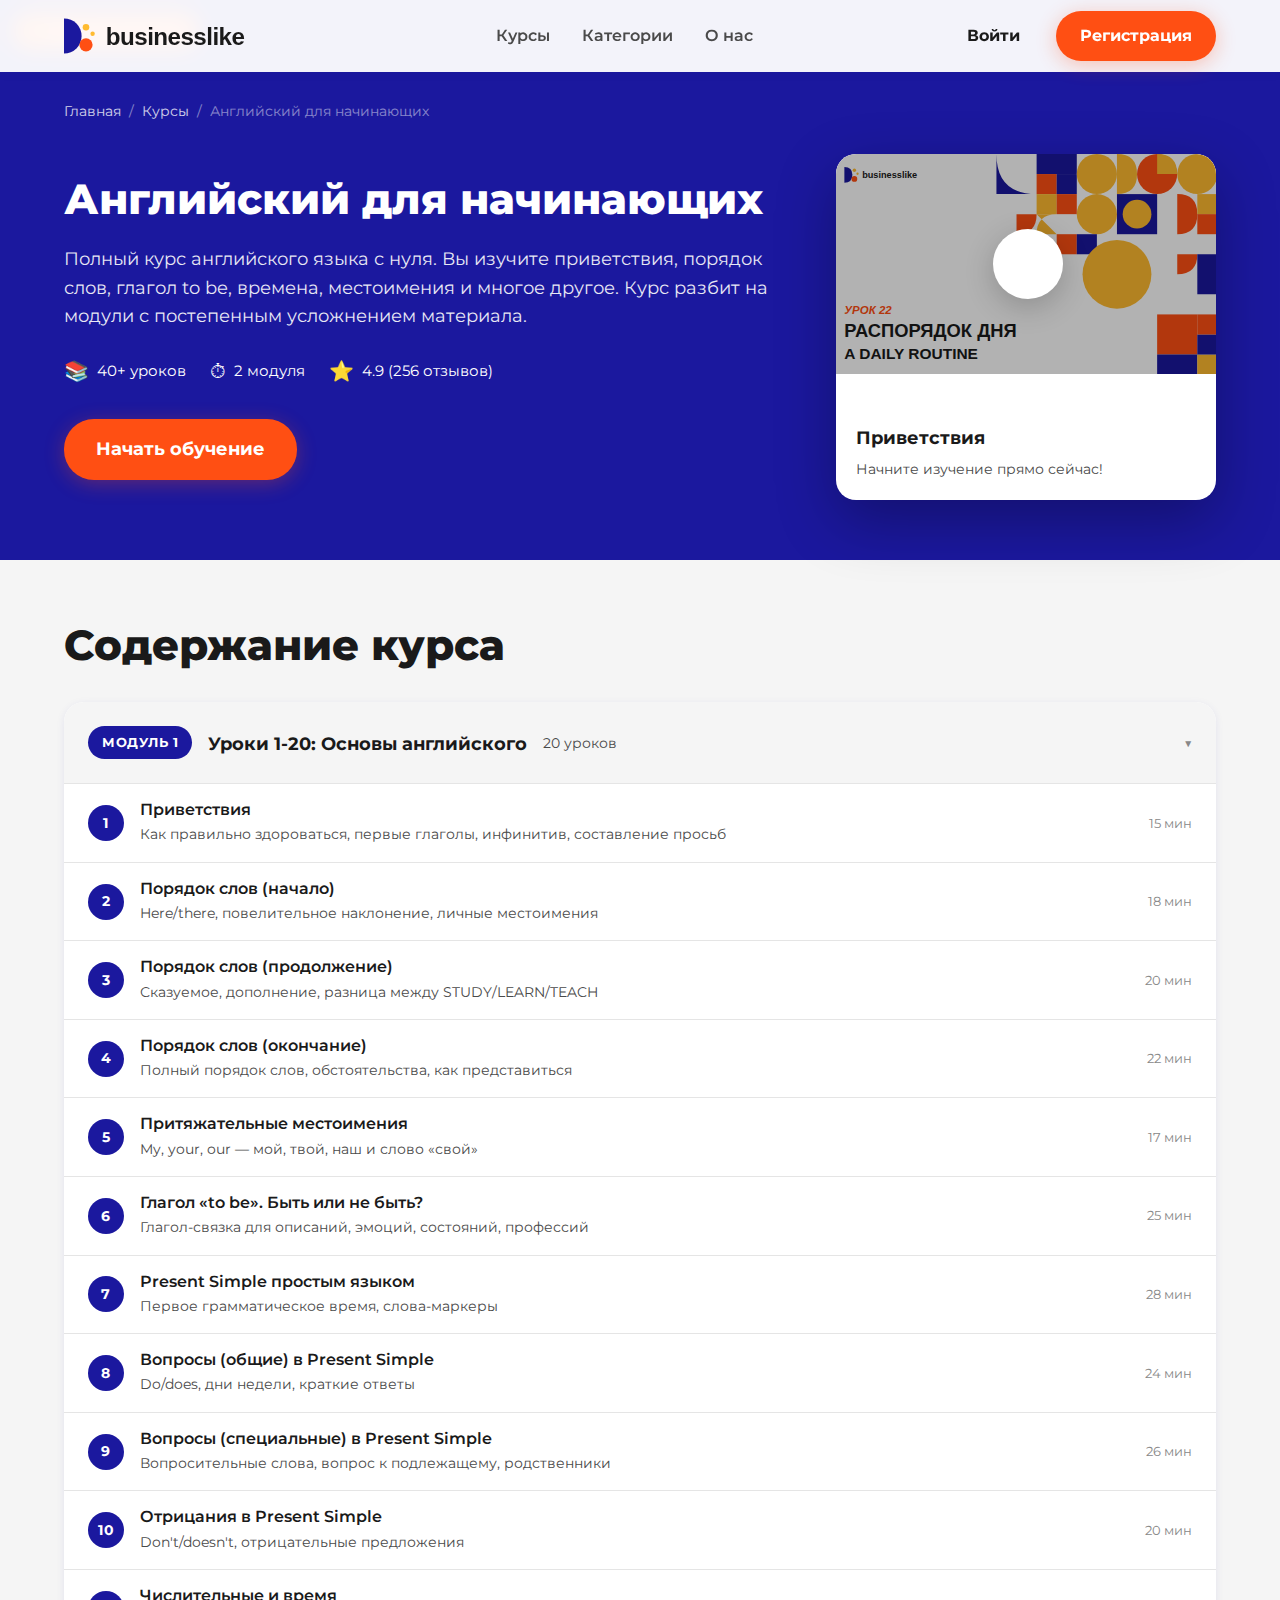
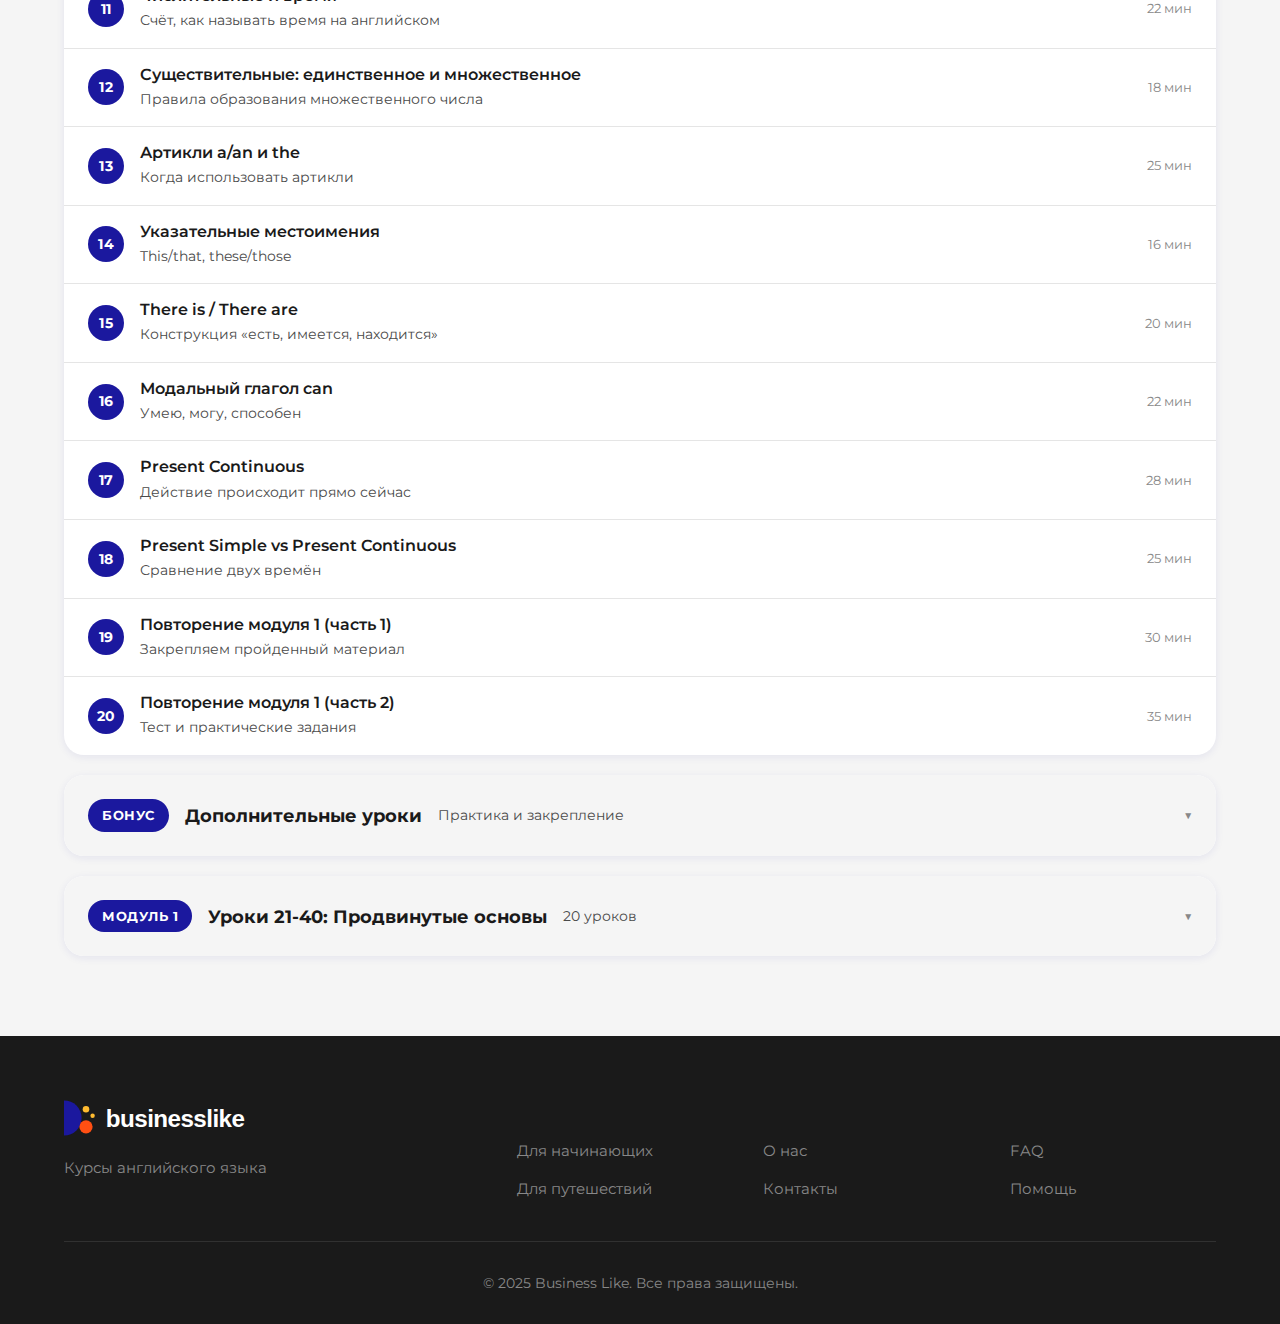
<file: course-beginners.html>
<!DOCTYPE html>
<html lang="ru">
<head>
    <meta charset="UTF-8">
    <meta name="viewport" content="width=device-width, initial-scale=1.0">
    <title>Английский для начинающих — Business Like</title>
    <link rel="preconnect" href="https://fonts.googleapis.com">
    <link rel="preconnect" href="https://fonts.gstatic.com" crossorigin>
    <link href="https://fonts.googleapis.com/css2?family=Montserrat:wght@300;400;500;600;700;800&display=swap" rel="stylesheet">
    <link rel="stylesheet" href="css/fonts.css">
    <link rel="stylesheet" href="css/style.css">
    <link rel="stylesheet" href="css/course.css">
</head>
<body>
    <!-- Навигация -->
    <nav class="navbar">
        <div class="container nav-container">
            <a href="index.html" class="logo">
                <img src="images/logo.svg" alt="Business Like" class="logo-img">
            </a>
            <ul class="nav-links">
                <li><a href="courses.html">Курсы</a></li>
                <li><a href="index.html#categories">Категории</a></li>
                <li><a href="index.html#about">О нас</a></li>
            </ul>
            <div class="nav-auth">
                <a href="login.html" class="btn btn-ghost">Войти</a>
                <a href="register.html" class="btn btn-primary">Регистрация</a>
            </div>
        </div>
    </nav>

    <!-- Шапка курса -->
    <section class="course-header">
        <div class="container">
            <nav class="breadcrumbs">
                <a href="index.html">Главная</a>
                <span>/</span>
                <a href="courses.html">Курсы</a>
                <span>/</span>
                <span>Английский для начинающих</span>
            </nav>
            
            <div class="course-hero">
                <div class="course-hero-content">
                    <span class="course-badge">🌱 Для начинающих</span>
                    <h1 class="course-title">Английский для начинающих</h1>
                    <p class="course-description">
                        Полный курс английского языка с нуля. Вы изучите приветствия, порядок слов, 
                        глагол to be, времена, местоимения и многое другое. Курс разбит на модули 
                        с постепенным усложнением материала.
                    </p>
                    <div class="course-stats">
                        <div class="stat-item">
                            <span class="stat-icon">📚</span>
                            <span class="stat-value">40+ уроков</span>
                        </div>
                        <div class="stat-item">
                            <span class="stat-icon">⏱</span>
                            <span class="stat-value">2 модуля</span>
                        </div>
                        <div class="stat-item">
                            <span class="stat-icon">⭐</span>
                            <span class="stat-value">4.9 (256 отзывов)</span>
                        </div>
                    </div>
                    <a href="lesson-1.html" class="btn btn-large btn-primary">Начать обучение</a>
                </div>
                
                <!-- Превью видео курса -->
                <div class="course-hero-preview">
                    <div class="video-preview-card">
                        <div class="video-thumbnail">
                            <img src="images/video-thumbnail-template.svg" alt="Превью курса">
                            <a href="lesson-1.html" class="play-overlay">
                                <span class="play-icon">▶</span>
                            </a>
                        </div>
                        <div class="preview-info">
                            <span class="preview-label">Первый урок</span>
                            <h4>Приветствия</h4>
                            <p>Начните изучение прямо сейчас!</p>
                        </div>
                    </div>
                </div>
            </div>
        </div>
    </section>

    <!-- Содержание курса -->
    <section class="course-content-section">
        <div class="container">
            <h2 class="section-title">Содержание курса</h2>
            
            <!-- Модуль 1: Уроки 1-20 -->
            <div class="module-card">
                <div class="module-header" onclick="toggleModule(this)">
                    <div class="module-info">
                        <span class="module-number">Модуль 1</span>
                        <h3 class="module-title">Уроки 1-20: Основы английского</h3>
                        <span class="module-meta">20 уроков</span>
                    </div>
                    <span class="module-toggle">▼</span>
                </div>
                <div class="module-lessons">
                    <a href="lesson-1.html" class="lesson-item">
                        <span class="lesson-number">1</span>
                        <div class="lesson-info">
                            <h4>Приветствия</h4>
                            <p>Как правильно здороваться, первые глаголы, инфинитив, составление просьб</p>
                        </div>
                        <span class="lesson-duration">15 мин</span>
                    </a>
                    <a href="lesson.html?course=beginners&module=1&lesson=2" class="lesson-item">
                        <span class="lesson-number">2</span>
                        <div class="lesson-info">
                            <h4>Порядок слов (начало)</h4>
                            <p>Here/there, повелительное наклонение, личные местоимения</p>
                        </div>
                        <span class="lesson-duration">18 мин</span>
                    </a>
                    <a href="lesson.html?course=beginners&module=1&lesson=3" class="lesson-item">
                        <span class="lesson-number">3</span>
                        <div class="lesson-info">
                            <h4>Порядок слов (продолжение)</h4>
                            <p>Сказуемое, дополнение, разница между STUDY/LEARN/TEACH</p>
                        </div>
                        <span class="lesson-duration">20 мин</span>
                    </a>
                    <a href="lesson.html?course=beginners&module=1&lesson=4" class="lesson-item">
                        <span class="lesson-number">4</span>
                        <div class="lesson-info">
                            <h4>Порядок слов (окончание)</h4>
                            <p>Полный порядок слов, обстоятельства, как представиться</p>
                        </div>
                        <span class="lesson-duration">22 мин</span>
                    </a>
                    <a href="lesson.html?course=beginners&module=1&lesson=5" class="lesson-item">
                        <span class="lesson-number">5</span>
                        <div class="lesson-info">
                            <h4>Притяжательные местоимения</h4>
                            <p>My, your, our — мой, твой, наш и слово «свой»</p>
                        </div>
                        <span class="lesson-duration">17 мин</span>
                    </a>
                    <a href="lesson.html?course=beginners&module=1&lesson=6" class="lesson-item">
                        <span class="lesson-number">6</span>
                        <div class="lesson-info">
                            <h4>Глагол «to be». Быть или не быть?</h4>
                            <p>Глагол-связка для описаний, эмоций, состояний, профессий</p>
                        </div>
                        <span class="lesson-duration">25 мин</span>
                    </a>
                    <a href="lesson.html?course=beginners&module=1&lesson=7" class="lesson-item">
                        <span class="lesson-number">7</span>
                        <div class="lesson-info">
                            <h4>Present Simple простым языком</h4>
                            <p>Первое грамматическое время, слова-маркеры</p>
                        </div>
                        <span class="lesson-duration">28 мин</span>
                    </a>
                    <a href="lesson.html?course=beginners&module=1&lesson=8" class="lesson-item">
                        <span class="lesson-number">8</span>
                        <div class="lesson-info">
                            <h4>Вопросы (общие) в Present Simple</h4>
                            <p>Do/does, дни недели, краткие ответы</p>
                        </div>
                        <span class="lesson-duration">24 мин</span>
                    </a>
                    <a href="lesson.html?course=beginners&module=1&lesson=9" class="lesson-item">
                        <span class="lesson-number">9</span>
                        <div class="lesson-info">
                            <h4>Вопросы (специальные) в Present Simple</h4>
                            <p>Вопросительные слова, вопрос к подлежащему, родственники</p>
                        </div>
                        <span class="lesson-duration">26 мин</span>
                    </a>
                    <a href="lesson.html?course=beginners&module=1&lesson=10" class="lesson-item">
                        <span class="lesson-number">10</span>
                        <div class="lesson-info">
                            <h4>Отрицания в Present Simple</h4>
                            <p>Don't/doesn't, отрицательные предложения</p>
                        </div>
                        <span class="lesson-duration">20 мин</span>
                    </a>
                    <a href="lesson.html?course=beginners&module=1&lesson=11" class="lesson-item">
                        <span class="lesson-number">11</span>
                        <div class="lesson-info">
                            <h4>Числительные и время</h4>
                            <p>Счёт, как называть время на английском</p>
                        </div>
                        <span class="lesson-duration">22 мин</span>
                    </a>
                    <a href="lesson.html?course=beginners&module=1&lesson=12" class="lesson-item">
                        <span class="lesson-number">12</span>
                        <div class="lesson-info">
                            <h4>Существительные: единственное и множественное</h4>
                            <p>Правила образования множественного числа</p>
                        </div>
                        <span class="lesson-duration">18 мин</span>
                    </a>
                    <a href="lesson.html?course=beginners&module=1&lesson=13" class="lesson-item">
                        <span class="lesson-number">13</span>
                        <div class="lesson-info">
                            <h4>Артикли a/an и the</h4>
                            <p>Когда использовать артикли</p>
                        </div>
                        <span class="lesson-duration">25 мин</span>
                    </a>
                    <a href="lesson.html?course=beginners&module=1&lesson=14" class="lesson-item">
                        <span class="lesson-number">14</span>
                        <div class="lesson-info">
                            <h4>Указательные местоимения</h4>
                            <p>This/that, these/those</p>
                        </div>
                        <span class="lesson-duration">16 мин</span>
                    </a>
                    <a href="lesson.html?course=beginners&module=1&lesson=15" class="lesson-item">
                        <span class="lesson-number">15</span>
                        <div class="lesson-info">
                            <h4>There is / There are</h4>
                            <p>Конструкция «есть, имеется, находится»</p>
                        </div>
                        <span class="lesson-duration">20 мин</span>
                    </a>
                    <a href="lesson.html?course=beginners&module=1&lesson=16" class="lesson-item">
                        <span class="lesson-number">16</span>
                        <div class="lesson-info">
                            <h4>Модальный глагол can</h4>
                            <p>Умею, могу, способен</p>
                        </div>
                        <span class="lesson-duration">22 мин</span>
                    </a>
                    <a href="lesson.html?course=beginners&module=1&lesson=17" class="lesson-item">
                        <span class="lesson-number">17</span>
                        <div class="lesson-info">
                            <h4>Present Continuous</h4>
                            <p>Действие происходит прямо сейчас</p>
                        </div>
                        <span class="lesson-duration">28 мин</span>
                    </a>
                    <a href="lesson.html?course=beginners&module=1&lesson=18" class="lesson-item">
                        <span class="lesson-number">18</span>
                        <div class="lesson-info">
                            <h4>Present Simple vs Present Continuous</h4>
                            <p>Сравнение двух времён</p>
                        </div>
                        <span class="lesson-duration">25 мин</span>
                    </a>
                    <a href="lesson.html?course=beginners&module=1&lesson=19" class="lesson-item">
                        <span class="lesson-number">19</span>
                        <div class="lesson-info">
                            <h4>Повторение модуля 1 (часть 1)</h4>
                            <p>Закрепляем пройденный материал</p>
                        </div>
                        <span class="lesson-duration">30 мин</span>
                    </a>
                    <a href="lesson.html?course=beginners&module=1&lesson=20" class="lesson-item">
                        <span class="lesson-number">20</span>
                        <div class="lesson-info">
                            <h4>Повторение модуля 1 (часть 2)</h4>
                            <p>Тест и практические задания</p>
                        </div>
                        <span class="lesson-duration">35 мин</span>
                    </a>
                </div>
            </div>

            <!-- Дополнительные уроки -->
            <div class="module-card">
                <div class="module-header" onclick="toggleModule(this)">
                    <div class="module-info">
                        <span class="module-number">Бонус</span>
                        <h3 class="module-title">Дополнительные уроки</h3>
                        <span class="module-meta">Практика и закрепление</span>
                    </div>
                    <span class="module-toggle">▼</span>
                </div>
                <div class="module-lessons collapsed">
                    <a href="lesson.html?course=beginners&module=bonus1&lesson=1" class="lesson-item">
                        <span class="lesson-number">+</span>
                        <div class="lesson-info">
                            <h4>Практика диалогов</h4>
                            <p>Разговорные ситуации для закрепления</p>
                        </div>
                        <span class="lesson-duration">20 мин</span>
                    </a>
                    <a href="lesson.html?course=beginners&module=bonus1&lesson=2" class="lesson-item">
                        <span class="lesson-number">+</span>
                        <div class="lesson-info">
                            <h4>Произношение: основы</h4>
                            <p>Работаем над акцентом</p>
                        </div>
                        <span class="lesson-duration">25 мин</span>
                    </a>
                </div>
            </div>

            <!-- Модуль 1: Уроки 21-40 -->
            <div class="module-card">
                <div class="module-header" onclick="toggleModule(this)">
                    <div class="module-info">
                        <span class="module-number">Модуль 1</span>
                        <h3 class="module-title">Уроки 21-40: Продвинутые основы</h3>
                        <span class="module-meta">20 уроков</span>
                    </div>
                    <span class="module-toggle">▼</span>
                </div>
                <div class="module-lessons collapsed">
                    <a href="lesson.html?course=beginners&module=1&lesson=21" class="lesson-item">
                        <span class="lesson-number">21</span>
                        <div class="lesson-info">
                            <h4>Past Simple: правильные глаголы</h4>
                            <p>Прошедшее время с -ed</p>
                        </div>
                        <span class="lesson-duration">25 мин</span>
                    </a>
                    <a href="lesson.html?course=beginners&module=1&lesson=22" class="lesson-item">
                        <span class="lesson-number">22</span>
                        <div class="lesson-info">
                            <h4>Past Simple: неправильные глаголы</h4>
                            <p>Учим основные неправильные глаголы</p>
                        </div>
                        <span class="lesson-duration">30 мин</span>
                    </a>
                    <a href="lesson.html?course=beginners&module=1&lesson=23" class="lesson-item">
                        <span class="lesson-number">23</span>
                        <div class="lesson-info">
                            <h4>Вопросы и отрицания в Past Simple</h4>
                            <p>Did, didn't в прошедшем времени</p>
                        </div>
                        <span class="lesson-duration">24 мин</span>
                    </a>
                    <a href="lesson.html?course=beginners&module=1&lesson=24" class="lesson-item">
                        <span class="lesson-number">24</span>
                        <div class="lesson-info">
                            <h4>Future Simple</h4>
                            <p>Will — будущее время</p>
                        </div>
                        <span class="lesson-duration">22 мин</span>
                    </a>
                    <a href="lesson.html?course=beginners&module=1&lesson=25" class="lesson-item">
                        <span class="lesson-number">25</span>
                        <div class="lesson-info">
                            <h4>Going to — планы на будущее</h4>
                            <p>Собираюсь, планирую</p>
                        </div>
                        <span class="lesson-duration">20 мин</span>
                    </a>
                    <a href="lesson.html?course=beginners&module=1&lesson=26" class="lesson-item">
                        <span class="lesson-number">26</span>
                        <div class="lesson-info">
                            <h4>Сравнение времён</h4>
                            <p>Present, Past, Future — когда что использовать</p>
                        </div>
                        <span class="lesson-duration">28 мин</span>
                    </a>
                    <a href="lesson.html?course=beginners&module=1&lesson=27" class="lesson-item">
                        <span class="lesson-number">27</span>
                        <div class="lesson-info">
                            <h4>Степени сравнения прилагательных</h4>
                            <p>Больше, меньше, самый</p>
                        </div>
                        <span class="lesson-duration">25 мин</span>
                    </a>
                    <a href="lesson.html?course=beginners&module=1&lesson=28" class="lesson-item">
                        <span class="lesson-number">28</span>
                        <div class="lesson-info">
                            <h4>Предлоги места</h4>
                            <p>In, on, at, under, behind, next to</p>
                        </div>
                        <span class="lesson-duration">22 мин</span>
                    </a>
                    <a href="lesson.html?course=beginners&module=1&lesson=29" class="lesson-item">
                        <span class="lesson-number">29</span>
                        <div class="lesson-info">
                            <h4>Предлоги времени</h4>
                            <p>In, on, at с датами и временем</p>
                        </div>
                        <span class="lesson-duration">20 мин</span>
                    </a>
                    <a href="lesson.html?course=beginners&module=1&lesson=30" class="lesson-item">
                        <span class="lesson-number">30</span>
                        <div class="lesson-info">
                            <h4>Модальные глаголы: must, have to</h4>
                            <p>Должен, обязан</p>
                        </div>
                        <span class="lesson-duration">24 мин</span>
                    </a>
                    <a href="lesson.html?course=beginners&module=1&lesson=31" class="lesson-item">
                        <span class="lesson-number">31</span>
                        <div class="lesson-info">
                            <h4>Модальные глаголы: should, would</h4>
                            <p>Советы и вежливые просьбы</p>
                        </div>
                        <span class="lesson-duration">22 мин</span>
                    </a>
                    <a href="lesson.html?course=beginners&module=1&lesson=32" class="lesson-item">
                        <span class="lesson-number">32</span>
                        <div class="lesson-info">
                            <h4>Much, many, a lot of</h4>
                            <p>Много — когда что использовать</p>
                        </div>
                        <span class="lesson-duration">18 мин</span>
                    </a>
                    <a href="lesson.html?course=beginners&module=1&lesson=33" class="lesson-item">
                        <span class="lesson-number">33</span>
                        <div class="lesson-info">
                            <h4>Some, any, no</h4>
                            <p>Неопределённые местоимения</p>
                        </div>
                        <span class="lesson-duration">20 мин</span>
                    </a>
                    <a href="lesson.html?course=beginners&module=1&lesson=34" class="lesson-item">
                        <span class="lesson-number">34</span>
                        <div class="lesson-info">
                            <h4>Условные предложения (0 и 1 тип)</h4>
                            <p>If — если</p>
                        </div>
                        <span class="lesson-duration">28 мин</span>
                    </a>
                    <a href="lesson.html?course=beginners&module=1&lesson=35" class="lesson-item">
                        <span class="lesson-number">35</span>
                        <div class="lesson-info">
                            <h4>Present Perfect: введение</h4>
                            <p>Совершённое настоящее время</p>
                        </div>
                        <span class="lesson-duration">30 мин</span>
                    </a>
                    <a href="lesson.html?course=beginners&module=1&lesson=36" class="lesson-item">
                        <span class="lesson-number">36</span>
                        <div class="lesson-info">
                            <h4>Present Perfect: практика</h4>
                            <p>Have/has + V3</p>
                        </div>
                        <span class="lesson-duration">28 мин</span>
                    </a>
                    <a href="lesson.html?course=beginners&module=1&lesson=37" class="lesson-item">
                        <span class="lesson-number">37</span>
                        <div class="lesson-info">
                            <h4>Present Perfect vs Past Simple</h4>
                            <p>Сравнение времён</p>
                        </div>
                        <span class="lesson-duration">25 мин</span>
                    </a>
                    <a href="lesson.html?course=beginners&module=1&lesson=38" class="lesson-item">
                        <span class="lesson-number">38</span>
                        <div class="lesson-info">
                            <h4>Пассивный залог: основы</h4>
                            <p>Passive Voice</p>
                        </div>
                        <span class="lesson-duration">26 мин</span>
                    </a>
                    <a href="lesson.html?course=beginners&module=1&lesson=39" class="lesson-item">
                        <span class="lesson-number">39</span>
                        <div class="lesson-info">
                            <h4>Финальное повторение (часть 1)</h4>
                            <p>Обзор всего курса</p>
                        </div>
                        <span class="lesson-duration">35 мин</span>
                    </a>
                    <a href="lesson.html?course=beginners&module=1&lesson=40" class="lesson-item">
                        <span class="lesson-number">40</span>
                        <div class="lesson-info">
                            <h4>Финальное повторение (часть 2)</h4>
                            <p>Итоговый тест</p>
                        </div>
                        <span class="lesson-duration">40 мин</span>
                    </a>
                </div>
            </div>
        </div>
    </section>

    <!-- Подвал -->
    <footer class="footer">
        <div class="container">
            <div class="footer-grid">
                <div class="footer-brand">
                    <a href="index.html" class="logo">
                        <img src="images/logo-white.svg" alt="Business Like" class="logo-img">
                    </a>
                    <p>Курсы английского языка</p>
                </div>
                <div class="footer-links">
                    <h4>Курсы</h4>
                    <ul>
                        <li><a href="course-beginners.html">Для начинающих</a></li>
                        <li><a href="course-travel.html">Для путешествий</a></li>
                    </ul>
                </div>
                <div class="footer-links">
                    <h4>Компания</h4>
                    <ul>
                        <li><a href="#">О нас</a></li>
                        <li><a href="#">Контакты</a></li>
                    </ul>
                </div>
                <div class="footer-links">
                    <h4>Поддержка</h4>
                    <ul>
                        <li><a href="#">FAQ</a></li>
                        <li><a href="#">Помощь</a></li>
                    </ul>
                </div>
            </div>
            <div class="footer-bottom">
                <p>© 2025 Business Like. Все права защищены.</p>
            </div>
        </div>
    </footer>

    <script>
        function toggleModule(header) {
            const lessons = header.nextElementSibling;
            const toggle = header.querySelector('.module-toggle');
            lessons.classList.toggle('collapsed');
            toggle.textContent = lessons.classList.contains('collapsed') ? '▶' : '▼';
        }
    </script>
</body>
</html>
</file>
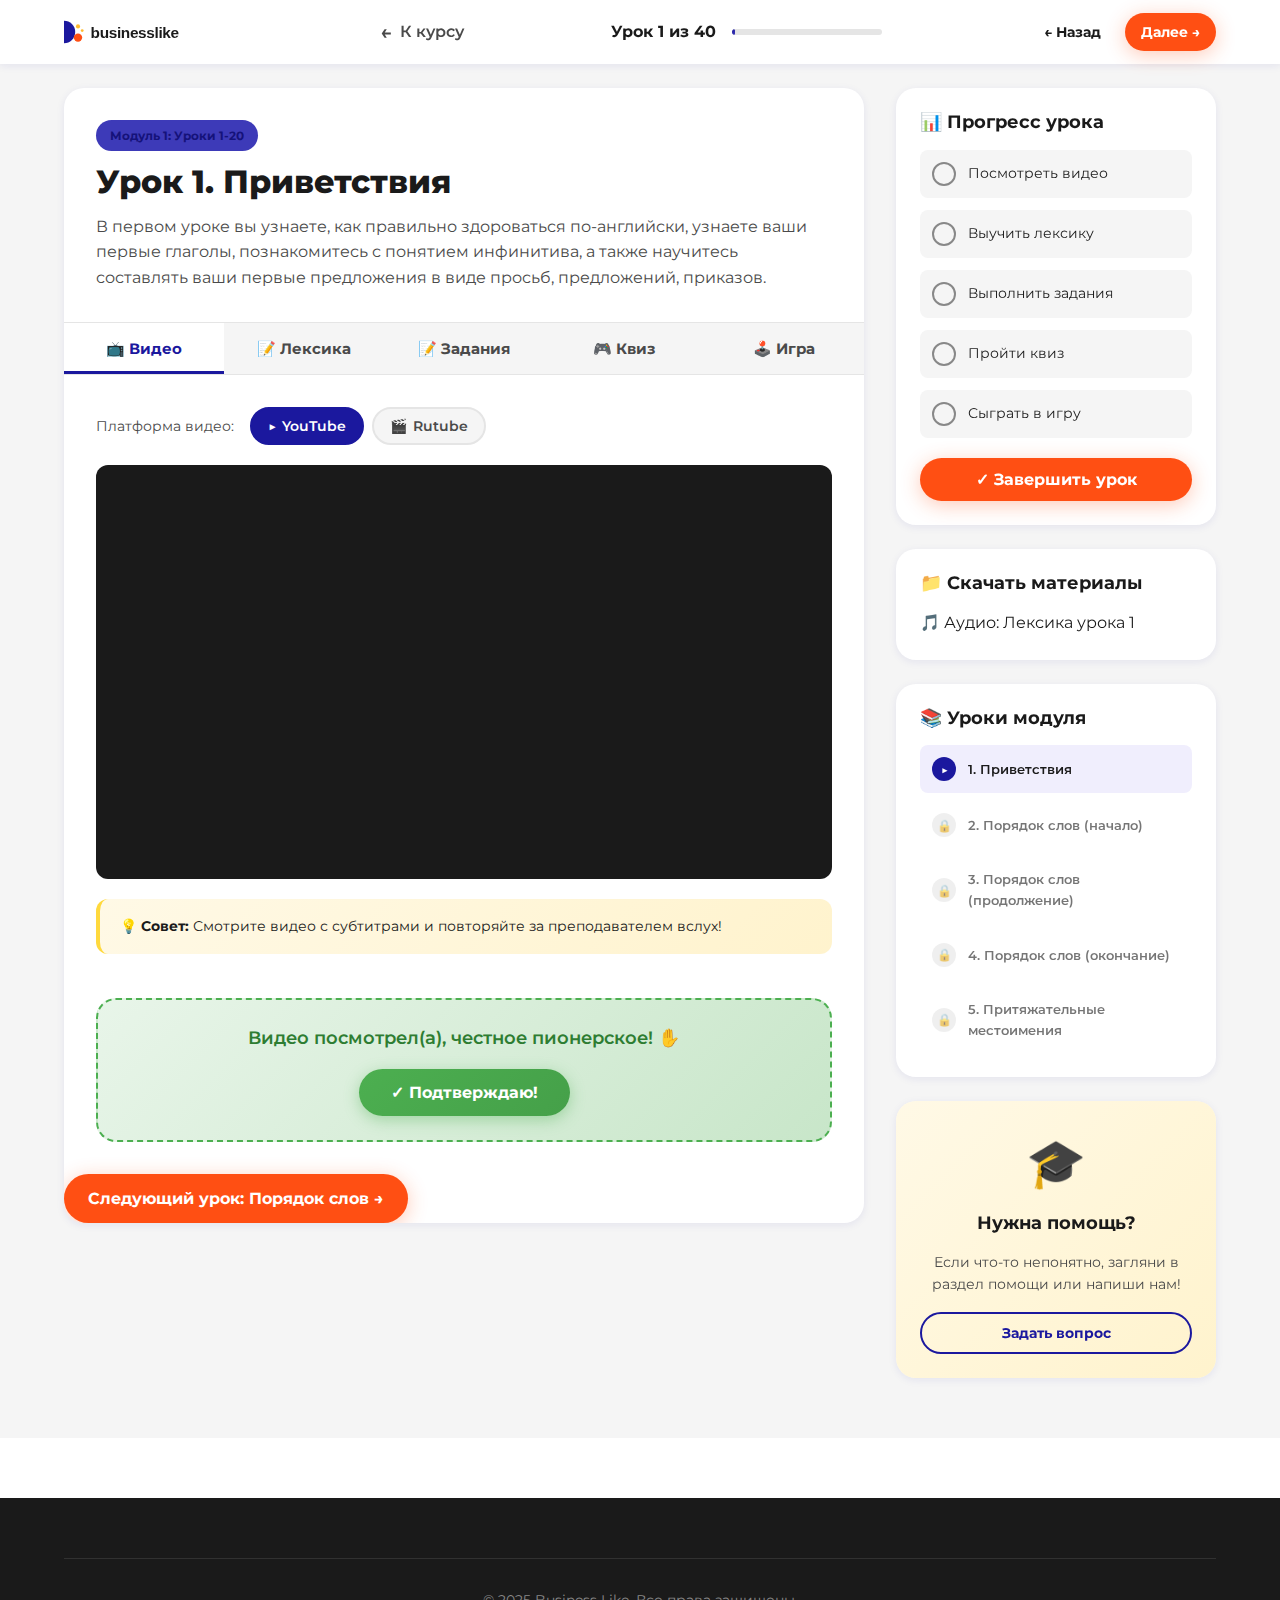
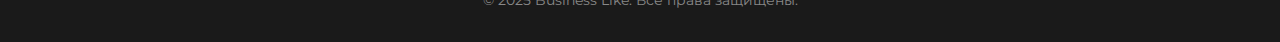
<file: lesson-1.html>
<!DOCTYPE html>
<html lang="ru">
<head>
    <meta charset="UTF-8">
    <meta name="viewport" content="width=device-width, initial-scale=1.0">
    <title>Урок 1: Приветствия — Business Like</title>
    <link rel="preconnect" href="https://fonts.googleapis.com">
    <link rel="preconnect" href="https://fonts.gstatic.com" crossorigin>
    <link href="https://fonts.googleapis.com/css2?family=Montserrat:wght@300;400;500;600;700;800&display=swap" rel="stylesheet">
    <link rel="stylesheet" href="css/fonts.css">
    <link rel="stylesheet" href="css/style.css">
    <link rel="stylesheet" href="css/lesson.css">
    <style>
        /* Дополнительные стили для урока */
        .audio-player-section {
            background: linear-gradient(135deg, #1B189E 0%, #3D3AB8 100%);
            border-radius: var(--radius-lg);
            padding: 24px;
            margin: 24px 0;
            color: white;
        }
        
        .audio-player-section h3 {
            color: white;
            margin-bottom: 16px;
            display: flex;
            align-items: center;
            gap: 10px;
        }
        
        .audio-player {
            width: 100%;
            margin-top: 12px;
        }
        
        .audio-player audio {
            width: 100%;
            border-radius: 8px;
        }
        
        .vocabulary-list {
            background: #FFF9EE;
            border-radius: var(--radius-lg);
            padding: 24px;
            margin: 24px 0;
        }
        
        .vocabulary-list h3 {
            margin-bottom: 20px;
            color: var(--primary);
        }
        
        .vocab-table {
            width: 100%;
            border-collapse: collapse;
        }
        
        .vocab-table th {
            background: var(--primary);
            color: white;
            padding: 12px 16px;
            text-align: left;
            font-weight: 700;
        }
        
        .vocab-table th:first-child {
            border-radius: var(--radius-sm) 0 0 0;
        }
        
        .vocab-table th:last-child {
            border-radius: 0 var(--radius-sm) 0 0;
        }
        
        .vocab-table td {
            padding: 12px 16px;
            border-bottom: 1px solid var(--gray-light);
        }
        
        .vocab-table tr:hover {
            background: var(--light);
        }
        
        .vocab-english {
            font-weight: 600;
            color: var(--primary);
        }
        
        .vocab-transcription {
            color: var(--gray);
            font-style: italic;
        }
        
        .homework-section {
            background: #FDF6E3;
            border-radius: var(--radius-lg);
            padding: 32px;
            margin: 24px 0;
            color: #333;
        }
        
        .homework-section h3 {
            color: #333;
            margin-bottom: 20px;
        }
        
        .homework-task {
            background: white;
            border-radius: var(--radius-md);
            padding: 20px;
            margin-bottom: 16px;
            border: 1px solid #E8E0D0;
        }
        
        .homework-task:last-child {
            margin-bottom: 0;
        }
        
        .homework-task h4 {
            color: var(--accent-orange);
            margin-bottom: 12px;
            font-size: 18px;
        }
        
        .homework-task p {
            color: #333;
            line-height: 1.6;
        }
        
        .homework-task ul {
            margin-top: 12px;
            padding-left: 20px;
        }
        
        .homework-task li {
            margin-bottom: 8px;
            color: #333;
        }
        
        .grammar-note {
            background: var(--accent-yellow);
            color: var(--dark);
            border-radius: var(--radius-lg);
            padding: 24px;
            margin: 24px 0;
        }
        
        .grammar-note h4 {
            margin-bottom: 12px;
            display: flex;
            align-items: center;
            gap: 8px;
        }
        
        .example-sentence {
            background: var(--light);
            border-left: 4px solid var(--primary);
            padding: 16px 20px;
            margin: 12px 0;
            border-radius: 0 var(--radius-sm) var(--radius-sm) 0;
        }
        
        .example-sentence .english {
            font-weight: 600;
            color: var(--primary);
            font-size: 18px;
            margin-bottom: 4px;
        }
        
        .example-sentence .russian {
            color: var(--gray-dark);
        }
        
        .download-link {
            display: inline-flex;
            align-items: center;
            gap: 8px;
            background: rgba(255, 255, 255, 0.2);
            padding: 12px 20px;
            border-radius: var(--radius-xl);
            color: white;
            text-decoration: none;
            font-weight: 600;
            margin-top: 12px;
            transition: background var(--transition-fast);
        }
        
        .download-link:hover {
            background: rgba(255, 255, 255, 0.3);
        }
        
        /* Audio button styles */
        .audio-btn {
            width: 36px;
            height: 36px;
            border: none;
            background: linear-gradient(135deg, var(--primary) 0%, #3D3AB8 100%);
            border-radius: 50%;
            cursor: pointer;
            font-size: 16px;
            display: flex;
            align-items: center;
            justify-content: center;
            transition: all 0.2s ease;
            box-shadow: 0 2px 8px rgba(27, 24, 158, 0.3);
        }
        
        .audio-btn:hover {
            transform: scale(1.1);
            box-shadow: 0 4px 12px rgba(27, 24, 158, 0.4);
        }
        
        .audio-btn:active {
            transform: scale(0.95);
        }
        
        .audio-btn.playing {
            background: linear-gradient(135deg, var(--accent-orange) 0%, #ff6b3d 100%);
            animation: pulse 1s infinite;
        }
        
        @keyframes pulse {
            0%, 100% { box-shadow: 0 0 0 0 rgba(255, 79, 19, 0.4); }
            50% { box-shadow: 0 0 0 10px rgba(255, 79, 19, 0); }
        }
        
        /* Video confirm styles */
        .video-confirm {
            background: linear-gradient(135deg, #E8F5E9 0%, #C8E6C9 100%);
            border: 2px dashed #4CAF50;
            border-radius: var(--radius-lg);
            padding: 24px;
            margin-top: 24px;
            text-align: center;
        }
        
        .confirm-text {
            font-size: 18px;
            font-weight: 600;
            color: #2E7D32;
            margin-bottom: 16px;
        }
        
        .btn-success {
            background: linear-gradient(135deg, #4CAF50 0%, #45a049 100%);
            color: white;
            border: none;
            padding: 14px 32px;
            font-size: 16px;
            font-weight: 700;
            border-radius: var(--radius-xl);
            cursor: pointer;
            transition: all 0.3s ease;
            box-shadow: 0 4px 15px rgba(76, 175, 80, 0.4);
        }
        
        .btn-success:hover {
            transform: translateY(-2px);
            box-shadow: 0 6px 20px rgba(76, 175, 80, 0.5);
        }
        
        .btn-success:active {
            transform: scale(0.95);
        }
        
        .video-confirmed {
            background: linear-gradient(135deg, #4CAF50 0%, #45a049 100%);
            border-radius: var(--radius-lg);
            padding: 20px;
            margin-top: 24px;
            text-align: center;
            color: white;
            display: flex;
            align-items: center;
            justify-content: center;
            gap: 12px;
            animation: confirmedPop 0.5s ease;
        }
        
        .confirmed-icon {
            font-size: 28px;
        }
        
        .confirmed-text {
            font-size: 18px;
            font-weight: 700;
        }
        
        @keyframes confirmedPop {
            0% { transform: scale(0.8); opacity: 0; }
            50% { transform: scale(1.1); }
            100% { transform: scale(1); opacity: 1; }
        }
        
        /* Vocab confirm button */
        .vocab-confirm {
            text-align: center;
            margin-top: 24px;
            padding-top: 24px;
            border-top: 1px dashed #ddd;
        }
        
        /* Tasks confirm button */
        .tasks-confirm {
            text-align: center;
            margin-top: 24px;
            padding-top: 24px;
        }
    </style>
</head>
<body>
    <!-- Навигация урока -->
    <nav class="lesson-navbar">
        <div class="container nav-container">
            <a href="index.html" class="logo lesson-logo">
                <img src="images/logo.svg" alt="Business Like" class="logo-img">
            </a>
            <a href="course-beginners.html" class="back-to-course">
                <span class="back-icon">←</span>
                <span class="back-text">К курсу</span>
            </a>
            <div class="lesson-nav-info">
                <span class="lesson-nav-title">Урок 1 из 40</span>
                <div class="lesson-nav-progress">
                    <div class="nav-progress-bar">
                        <div class="nav-progress-fill" style="width: 2.5%"></div>
                    </div>
                </div>
            </div>
            <div class="lesson-nav-actions">
                <button class="btn btn-ghost btn-small" disabled>← Назад</button>
                <a href="lesson.html?course=beginners&module=1&lesson=2" class="btn btn-primary btn-small">Далее →</a>
            </div>
        </div>
    </nav>

    <!-- Основной контент урока -->
    <main class="lesson-main">
        <div class="container">
            <div class="lesson-layout">
                <!-- Левая колонка — контент урока -->
                <div class="lesson-content">
                    <!-- Заголовок урока -->
                    <div class="lesson-header">
                        <span class="lesson-module-badge">Модуль 1: Уроки 1-20</span>
                        <h1 class="lesson-title">Урок 1. Приветствия</h1>
                        <p class="lesson-description">
                            В первом уроке вы узнаете, как правильно здороваться по-английски, 
                            узнаете ваши первые глаголы, познакомитесь с понятием инфинитива, 
                            а также научитесь составлять ваши первые предложения в виде просьб, предложений, приказов.
                        </p>
                    </div>

                    <!-- Вкладки контента -->
                    <div class="lesson-tabs">
                        <button class="tab-btn active" data-tab="video">📺 Видео</button>
                        <button class="tab-btn" data-tab="vocabulary">📝 Лексика</button>
                        <button class="tab-btn" data-tab="materials">📝 Задания</button>
                        <button class="tab-btn" data-tab="quiz">🎮 Квиз</button>
                        <button class="tab-btn" data-tab="game">🕹️ Игра</button>
                    </div>

                    <!-- Контент вкладок -->
                    <div class="tab-content">
                        <!-- Вкладка: Видео -->
                        <div class="tab-pane active" id="video">
                            <div class="video-container">
                                <!-- Переключатель видео платформы -->
                                <div class="video-platform-switch">
                                    <span class="switch-label">Платформа видео:</span>
                                    <div class="switch-buttons">
                                        <button class="switch-btn active" data-platform="youtube">
                                            <span class="platform-icon">▶</span> YouTube
                                        </button>
                                        <button class="switch-btn" data-platform="rutube">
                                            <span class="platform-icon">🎬</span> Rutube
                                        </button>
                                    </div>
                                </div>
                                
                                <!-- YouTube плеер -->
                                <div class="video-player" id="youtube-player">
                                    <div class="video-wrapper">
                                        <!-- Тестовое видео - замените на реальное -->
                                        <iframe 
                                            src="https://www.youtube.com/embed/5MgBikgcWnY" 
                                            title="Урок 1: Приветствия"
                                            frameborder="0" 
                                            allow="accelerometer; autoplay; clipboard-write; encrypted-media; gyroscope; picture-in-picture" 
                                            allowfullscreen>
                                        </iframe>
                                    </div>
                                </div>
                                
                                <!-- Rutube плеер (скрыт по умолчанию) -->
                                <div class="video-player hidden" id="rutube-player">
                                    <div class="video-wrapper">
                                        <!-- Замените на реальный ID видео Rutube -->
                                        <iframe 
                                            src="https://rutube.ru/play/embed/a9d1c1e5f9c7a8b3d2e1f0a9b8c7d6e5" 
                                            title="Урок 1: Приветствия"
                                            frameborder="0" 
                                            allow="clipboard-write; autoplay" 
                                            allowfullscreen>
                                        </iframe>
                                    </div>
                                </div>

                                <div class="video-info">
                                    <p class="video-note">
                                        💡 <strong>Совет:</strong> Смотрите видео с субтитрами и повторяйте за преподавателем вслух!
                                    </p>
                                </div>

                                <!-- Подтверждение просмотра -->
                                <div class="video-confirm" id="videoConfirm">
                                    <p class="confirm-text">Видео посмотрел(а), честное пионерское! ✋</p>
                                    <button class="btn btn-success confirm-btn" id="confirmVideoBtn">
                                        ✓ Подтверждаю!
                                    </button>
                                </div>
                            </div>
                        </div>

                        <!-- Вкладка: Задания -->
                        <div class="tab-pane" id="materials">
                            <div class="text-content">

                                <!-- Упражнения урока -->
                                <div class="homework-section">
                                    <h3>📝 Упражнения к уроку 1 (задания сдаются куратору)</h3>
                                    
                                    <div class="homework-task">
                                        <h4>Задание 1</h4>
                                        <p>Назовите голосом 3 варианта, как мы здороваемся на английском.</p>
                                    </div>
                                    
                                    <div class="homework-task">
                                        <h4>Задание 2</h4>
                                        <p>Скажите на английском предложения, употребив слово «Hey»:</p>
                                        <ul>
                                            <li>Эй, подойди сюда.</li>
                                            <li>Эй, что происходит.</li>
                                            <li>Эй, что ты делаешь!</li>
                                        </ul>
                                    </div>
                                    
                                    <div class="homework-task">
                                        <h4>Задание 3</h4>
                                        <p>Прочитайте голосом и скажите 3 варианта перевода «Hey, folks».</p>
                                    </div>
                                    
                                    <div class="homework-task">
                                        <h4>Задание 4</h4>
                                        <p>Прочитайте правильно, переведите и запишите голосом слова:</p>
                                        <ul>
                                            <li><strong>Walk</strong> — ?</li>
                                            <li><strong>Talk</strong> — ?</li>
                                            <li><strong>Chalk</strong> — ?</li>
                                            <li><strong>Yolk</strong> — ?</li>
                                        </ul>
                                    </div>
                                    
                                    <div class="homework-task">
                                        <h4>Задание 5</h4>
                                        <p>Объясните, что такое ИНФИНИТИВ своими словами. Назовите 3 примера инфинитива на русском и на английском.</p>
                                    </div>
                                    
                                    <div class="homework-task">
                                        <h4>Задание 6</h4>
                                        <p>Прочитайте на английском, затем переведите на русский:</p>
                                        <ul>
                                            <li>Please, talk with / to me.</li>
                                            <li>Please, walk with me.</li>
                                            <li>Please, use this chalk.</li>
                                        </ul>
                                    </div>
                                    
                                    <div class="homework-task">
                                        <h4>Задание 7</h4>
                                        <p>Переведите глаголы на английский. Слова стоят в изначальной форме (то есть в инфинитиве, поэтому не забывайте использовать с ними частицу <strong>to</strong>):</p>
                                        <ul>
                                            <li>Идти — ?</li>
                                            <li>Приходить — ?</li>
                                            <li>Писáть — ?</li>
                                        </ul>
                                    </div>
                                    
                                    <div class="homework-task">
                                        <h4>Задание 8</h4>
                                        <p>Выберите правильный вариант перевода. Объясните ваш выбор.</p>
                                        <p><strong>Пожалуйста, сходи в супермаркет.</strong></p>
                                        <ul>
                                            <li>a) Please, to go to the supermarket.</li>
                                            <li>b) Please, go to the supermarket.</li>
                                        </ul>
                                    </div>
                                    
                                    <div class="homework-task">
                                        <h4>Задание 9</h4>
                                        <p>Прочитайте вслух и переведите на русский:</p>
                                        <ul>
                                            <li>I have a lot of time.</li>
                                            <li>I have a lot of money.</li>
                                            <li>I have a lot of friends.</li>
                                        </ul>
                                    </div>
                                    
                                    <div class="homework-task">
                                        <h4>Задание 10</h4>
                                        <p>Скажите на английском «До встречи!» (Увидимся с тобой!).</p>
                                    </div>
                                </div>

                                <!-- Подсказка -->
                                <div class="grammar-note">
                                    <h4>💡 Подсказка по произношению</h4>
                                    <p>Если не знаете, как произнести слово:</p>
                                    <ul style="margin-top: 10px;">
                                        <li>Пересмотрите видео — там все слова произнесены.</li>
                                        <li>Введите в YouTube: <strong>pronounce [слово]</strong> — например, «pronounce yolk».</li>
                                        <li>Используйте кнопки 🔊 во вкладке «Лексика».</li>
                                    </ul>
                                </div>

                                <!-- Подтверждение отправки заданий -->
                                <div class="tasks-confirm" id="tasksConfirm">
                                    <button class="btn btn-success confirm-btn" id="confirmTasksBtn">
                                        ✓ Задания отправлены куратору
                                    </button>
                                </div>

                            </div>
                        </div>

                        <!-- Вкладка: Лексика -->
                        <div class="tab-pane" id="vocabulary">
                            <div class="text-content">

                                <!-- Приветствия -->
                                <div class="vocabulary-list">
                                    <h3>👋 Приветствия</h3>
                                    <table class="vocab-table">
                                        <thead>
                                            <tr>
                                                <th style="width: 50px;"></th>
                                                <th>English</th>
                                                <th>Русский</th>
                                            </tr>
                                        </thead>
                                        <tbody>
                                            <tr>
                                                <td><button class="audio-btn" data-word="Hi">🔊</button></td>
                                                <td class="vocab-english">Hi</td>
                                                <td>привет!</td>
                                            </tr>
                                            <tr>
                                                <td><button class="audio-btn" data-word="Hey">🔊</button></td>
                                                <td class="vocab-english">Hey</td>
                                                <td>привет!</td>
                                            </tr>
                                            <tr>
                                                <td><button class="audio-btn" data-word="Hello">🔊</button></td>
                                                <td class="vocab-english">Hello</td>
                                                <td>Привет! Здравствуй! Здравствуйте!</td>
                                            </tr>
                                            <tr>
                                                <td><button class="audio-btn" data-word="Hello, my dear friend">🔊</button></td>
                                                <td class="vocab-english">Hello, my dear friend</td>
                                                <td>Здравствуй, мой дорогой друг.</td>
                                            </tr>
                                            <tr>
                                                <td><button class="audio-btn" data-word="Hello, Mum">🔊</button></td>
                                                <td class="vocab-english">Hello, Mum.</td>
                                                <td>Здравствуй, мама.</td>
                                            </tr>
                                            <tr>
                                                <td><button class="audio-btn" data-word="Hello, Dad">🔊</button></td>
                                                <td class="vocab-english">Hello, Dad.</td>
                                                <td>Здравствуй, папа.</td>
                                            </tr>
                                            <tr>
                                                <td><button class="audio-btn" data-word="Hey, folks">🔊</button></td>
                                                <td class="vocab-english">Hey, folks</td>
                                                <td>Привет, ребята.</td>
                                            </tr>
                                            <tr>
                                                <td><button class="audio-btn" data-word="Hey, come here">🔊</button></td>
                                                <td class="vocab-english">Hey, come here</td>
                                                <td>Эй, подойди сюда.</td>
                                            </tr>
                                            <tr>
                                                <td><button class="audio-btn" data-word="Hey, what is going on?">🔊</button></td>
                                                <td class="vocab-english">Hey, what is going on?</td>
                                                <td>Эй, что происходит?</td>
                                            </tr>
                                            <tr>
                                                <td><button class="audio-btn" data-word="Hey, what is going on here?">🔊</button></td>
                                                <td class="vocab-english">Hey, what is going on here?</td>
                                                <td>Эй, что здесь происходит?</td>
                                            </tr>
                                            <tr>
                                                <td><button class="audio-btn" data-word="Hey, what are you doing?">🔊</button></td>
                                                <td class="vocab-english">Hey, what are you doing?</td>
                                                <td>Эй, что ты делаешь?</td>
                                            </tr>
                                            <tr>
                                                <td><button class="audio-btn" data-word="See you">🔊</button></td>
                                                <td class="vocab-english">See you</td>
                                                <td>До встречи! (Увидимся с тобой!)</td>
                                            </tr>
                                        </tbody>
                                    </table>
                                </div>

                                <!-- Семья -->
                                <div class="vocabulary-list">
                                    <h3>👨‍👩‍👧 Семья</h3>
                                    <table class="vocab-table">
                                        <thead>
                                            <tr>
                                                <th style="width: 50px;"></th>
                                                <th>English</th>
                                                <th>Русский</th>
                                            </tr>
                                        </thead>
                                        <tbody>
                                            <tr>
                                                <td><button class="audio-btn" data-word="mother">🔊</button></td>
                                                <td class="vocab-english">mother</td>
                                                <td>мать</td>
                                            </tr>
                                            <tr>
                                                <td><button class="audio-btn" data-word="father">🔊</button></td>
                                                <td class="vocab-english">father</td>
                                                <td>отец</td>
                                            </tr>
                                            <tr>
                                                <td><button class="audio-btn" data-word="mummy">🔊</button></td>
                                                <td class="vocab-english">mummy</td>
                                                <td>мамочка</td>
                                            </tr>
                                        </tbody>
                                    </table>
                                </div>

                                <!-- Местоимения -->
                                <div class="vocabulary-list">
                                    <h3>👤 Местоимения</h3>
                                    <table class="vocab-table">
                                        <thead>
                                            <tr>
                                                <th style="width: 50px;"></th>
                                                <th>English</th>
                                                <th>Русский</th>
                                            </tr>
                                        </thead>
                                        <tbody>
                                            <tr>
                                                <td><button class="audio-btn" data-word="I">🔊</button></td>
                                                <td class="vocab-english">I</td>
                                                <td>я</td>
                                            </tr>
                                            <tr>
                                                <td><button class="audio-btn" data-word="We">🔊</button></td>
                                                <td class="vocab-english">We</td>
                                                <td>мы</td>
                                            </tr>
                                            <tr>
                                                <td><button class="audio-btn" data-word="This">🔊</button></td>
                                                <td class="vocab-english">This</td>
                                                <td>этот, эта</td>
                                            </tr>
                                        </tbody>
                                    </table>
                                </div>

                                <!-- Глаголы -->
                                <div class="vocabulary-list">
                                    <h3>🔤 Глаголы</h3>
                                    <table class="vocab-table">
                                        <thead>
                                            <tr>
                                                <th style="width: 50px;"></th>
                                                <th>English</th>
                                                <th>Русский</th>
                                            </tr>
                                        </thead>
                                        <tbody>
                                            <tr>
                                                <td><button class="audio-btn" data-word="To talk">🔊</button></td>
                                                <td class="vocab-english">To talk</td>
                                                <td>говорить</td>
                                            </tr>
                                            <tr>
                                                <td><button class="audio-btn" data-word="I talk a lot">🔊</button></td>
                                                <td class="vocab-english">I talk a lot</td>
                                                <td>Я много говорю.</td>
                                            </tr>
                                            <tr>
                                                <td><button class="audio-btn" data-word="To have">🔊</button></td>
                                                <td class="vocab-english">To have</td>
                                                <td>иметь (у кого-то что-то есть)</td>
                                            </tr>
                                            <tr>
                                                <td><button class="audio-btn" data-word="I have a lot of time">🔊</button></td>
                                                <td class="vocab-english">I have a lot of time</td>
                                                <td>У меня много времени.</td>
                                            </tr>
                                            <tr>
                                                <td><button class="audio-btn" data-word="I have a lot of money">🔊</button></td>
                                                <td class="vocab-english">I have a lot of money</td>
                                                <td>У меня много денег.</td>
                                            </tr>
                                            <tr>
                                                <td><button class="audio-btn" data-word="I have a lot of friends">🔊</button></td>
                                                <td class="vocab-english">I have a lot of friends</td>
                                                <td>У меня много друзей.</td>
                                            </tr>
                                            <tr>
                                                <td><button class="audio-btn" data-word="Walk">🔊</button></td>
                                                <td class="vocab-english">Walk</td>
                                                <td>гулять</td>
                                            </tr>
                                            <tr>
                                                <td><button class="audio-btn" data-word="We walk">🔊</button></td>
                                                <td class="vocab-english">We walk</td>
                                                <td>Мы гуляем.</td>
                                            </tr>
                                            <tr>
                                                <td><button class="audio-btn" data-word="We walk in the street">🔊</button></td>
                                                <td class="vocab-english">We walk in the street</td>
                                                <td>Мы гуляем по улице.</td>
                                            </tr>
                                            <tr>
                                                <td><button class="audio-btn" data-word="To use">🔊</button></td>
                                                <td class="vocab-english">To use</td>
                                                <td>использовать, пользоваться</td>
                                            </tr>
                                            <tr>
                                                <td><button class="audio-btn" data-word="I use">🔊</button></td>
                                                <td class="vocab-english">I use</td>
                                                <td>я использую</td>
                                            </tr>
                                            <tr>
                                                <td><button class="audio-btn" data-word="I use chalk">🔊</button></td>
                                                <td class="vocab-english">I use chalk</td>
                                                <td>я использую мел</td>
                                            </tr>
                                            <tr>
                                                <td><button class="audio-btn" data-word="To write">🔊</button></td>
                                                <td class="vocab-english">To write</td>
                                                <td>писáть</td>
                                            </tr>
                                            <tr>
                                                <td><button class="audio-btn" data-word="I write">🔊</button></td>
                                                <td class="vocab-english">I write</td>
                                                <td>я пишу</td>
                                            </tr>
                                            <tr>
                                                <td><button class="audio-btn" data-word="I use chalk to write on the blackboard">🔊</button></td>
                                                <td class="vocab-english">I use chalk to write on the blackboard</td>
                                                <td>я использую мел, чтобы писать на доске</td>
                                            </tr>
                                            <tr>
                                                <td><button class="audio-btn" data-word="to eat">🔊</button></td>
                                                <td class="vocab-english">to eat</td>
                                                <td>кушать</td>
                                            </tr>
                                            <tr>
                                                <td><button class="audio-btn" data-word="When I eat eggs, I don't eat yolks">🔊</button></td>
                                                <td class="vocab-english">When I eat eggs, I don't eat yolks</td>
                                                <td>Когда я ем яйца, я не ем желтки.</td>
                                            </tr>
                                            <tr>
                                                <td><button class="audio-btn" data-word="To go">🔊</button></td>
                                                <td class="vocab-english">To go</td>
                                                <td>идти</td>
                                            </tr>
                                            <tr>
                                                <td><button class="audio-btn" data-word="I go">🔊</button></td>
                                                <td class="vocab-english">I go</td>
                                                <td>я иду</td>
                                            </tr>
                                            <tr>
                                                <td><button class="audio-btn" data-word="To come">🔊</button></td>
                                                <td class="vocab-english">To come</td>
                                                <td>приходить</td>
                                            </tr>
                                            <tr>
                                                <td><button class="audio-btn" data-word="I come">🔊</button></td>
                                                <td class="vocab-english">I come</td>
                                                <td>я прихожу</td>
                                            </tr>
                                        </tbody>
                                    </table>
                                </div>

                                <!-- Количество -->
                                <div class="vocabulary-list">
                                    <h3>📊 Количество</h3>
                                    <table class="vocab-table">
                                        <thead>
                                            <tr>
                                                <th style="width: 50px;"></th>
                                                <th>English</th>
                                                <th>Русский</th>
                                            </tr>
                                        </thead>
                                        <tbody>
                                            <tr>
                                                <td><button class="audio-btn" data-word="A lot">🔊</button></td>
                                                <td class="vocab-english">A lot</td>
                                                <td>много</td>
                                            </tr>
                                            <tr>
                                                <td><button class="audio-btn" data-word="A lot of">🔊</button></td>
                                                <td class="vocab-english">A lot of</td>
                                                <td>много чего-то</td>
                                            </tr>
                                            <tr>
                                                <td><button class="audio-btn" data-word="A lot of time">🔊</button></td>
                                                <td class="vocab-english">A lot of time</td>
                                                <td>много времени</td>
                                            </tr>
                                            <tr>
                                                <td><button class="audio-btn" data-word="A lot of money">🔊</button></td>
                                                <td class="vocab-english">A lot of money</td>
                                                <td>много денег</td>
                                            </tr>
                                            <tr>
                                                <td><button class="audio-btn" data-word="A lot of friends">🔊</button></td>
                                                <td class="vocab-english">A lot of friends</td>
                                                <td>много друзей</td>
                                            </tr>
                                        </tbody>
                                    </table>
                                </div>

                                <!-- Другие слова -->
                                <div class="vocabulary-list">
                                    <h3>📚 Другие слова и фразы</h3>
                                    <table class="vocab-table">
                                        <thead>
                                            <tr>
                                                <th style="width: 50px;"></th>
                                                <th>English</th>
                                                <th>Русский</th>
                                            </tr>
                                        </thead>
                                        <tbody>
                                            <tr>
                                                <td><button class="audio-btn" data-word="In the street">🔊</button></td>
                                                <td class="vocab-english">In the street</td>
                                                <td>на улице, по улице</td>
                                            </tr>
                                            <tr>
                                                <td><button class="audio-btn" data-word="Chalk">🔊</button></td>
                                                <td class="vocab-english">Chalk</td>
                                                <td>мел</td>
                                            </tr>
                                            <tr>
                                                <td><button class="audio-btn" data-word="Blackboard">🔊</button></td>
                                                <td class="vocab-english">Blackboard</td>
                                                <td>доска</td>
                                            </tr>
                                            <tr>
                                                <td><button class="audio-btn" data-word="On">🔊</button></td>
                                                <td class="vocab-english">On</td>
                                                <td>предлог «на»</td>
                                            </tr>
                                            <tr>
                                                <td><button class="audio-btn" data-word="When">🔊</button></td>
                                                <td class="vocab-english">When</td>
                                                <td>когда</td>
                                            </tr>
                                            <tr>
                                                <td><button class="audio-btn" data-word="Eggs">🔊</button></td>
                                                <td class="vocab-english">Eggs</td>
                                                <td>яйца</td>
                                            </tr>
                                            <tr>
                                                <td><button class="audio-btn" data-word="Yolk">🔊</button></td>
                                                <td class="vocab-english">Yolk</td>
                                                <td>желток</td>
                                            </tr>
                                            <tr>
                                                <td><button class="audio-btn" data-word="Please">🔊</button></td>
                                                <td class="vocab-english">Please</td>
                                                <td>пожалуйста</td>
                                            </tr>
                                            <tr>
                                                <td><button class="audio-btn" data-word="With">🔊</button></td>
                                                <td class="vocab-english">With</td>
                                                <td>c</td>
                                            </tr>
                                            <tr>
                                                <td><button class="audio-btn" data-word="with me">🔊</button></td>
                                                <td class="vocab-english">with me</td>
                                                <td>со мной</td>
                                            </tr>
                                            <tr>
                                                <td><button class="audio-btn" data-word="Please, talk with me">🔊</button></td>
                                                <td class="vocab-english">Please, talk with me</td>
                                                <td>Пожалуйста, поговори со мной.</td>
                                            </tr>
                                            <tr>
                                                <td><button class="audio-btn" data-word="Please, use this chalk">🔊</button></td>
                                                <td class="vocab-english">Please, use this chalk</td>
                                                <td>Пожалуйста, используй этот мел.</td>
                                            </tr>
                                        </tbody>
                                    </table>
                                </div>

                                <!-- Подтверждение изучения лексики -->
                                <div class="vocab-confirm" id="vocabConfirm">
                                    <button class="btn btn-success confirm-btn" id="confirmVocabBtn">
                                        ✓ Лексика изучена
                                    </button>
                                </div>

                            </div>
                        </div>

                        <!-- Вкладка: Квиз -->
                        <div class="tab-pane" id="quiz">
                            <div class="quiz-container">
                                <div class="quiz-header">
                                    <h2>🎯 Проверь себя!</h2>
                                    <div class="quiz-progress">
                                        <span class="quiz-current">Вопрос <span id="currentQuestion">1</span> из <span id="totalQuestions">10</span></span>
                                        <div class="quiz-progress-bar">
                                            <div class="quiz-progress-fill" id="quizProgressFill" style="width: 10%"></div>
                                        </div>
                                    </div>
                                </div>

                                <div class="quiz-content" id="quizContent">
                                    <!-- Вопрос 1 -->
                                    <div class="quiz-question active" data-question="1">
                                        <h3 class="question-text">Как переводится "Hello, my dear friend"?</h3>
                                        <div class="quiz-options">
                                            <button class="quiz-option" data-correct="false">До свидания, мой друг</button>
                                            <button class="quiz-option" data-correct="true">Здравствуй, мой дорогой друг</button>
                                            <button class="quiz-option" data-correct="false">Привет, незнакомец</button>
                                            <button class="quiz-option" data-correct="false">Пока, мой друг</button>
                                        </div>
                                    </div>

                                    <!-- Вопрос 2 -->
                                    <div class="quiz-question" data-question="2">
                                        <h3 class="question-text">Какое приветствие подходит для любой ситуации — официальной и неформальной?</h3>
                                        <div class="quiz-options">
                                            <button class="quiz-option" data-correct="false">Hey</button>
                                            <button class="quiz-option" data-correct="true">Hello</button>
                                            <button class="quiz-option" data-correct="false">Yo</button>
                                            <button class="quiz-option" data-correct="false">What's up</button>
                                        </div>
                                    </div>

                                    <!-- Вопрос 3 -->
                                    <div class="quiz-question" data-question="3">
                                        <h3 class="question-text">Почему в словах walk, talk, chalk буква L не произносится?</h3>
                                        <div class="quiz-options">
                                            <button class="quiz-option" data-correct="false">Это ошибка в написании</button>
                                            <button class="quiz-option" data-correct="false">L произносится, но очень тихо</button>
                                            <button class="quiz-option" data-correct="true">В буквосочетании LK буква L не произносится</button>
                                            <button class="quiz-option" data-correct="false">Это американский вариант произношения</button>
                                        </div>
                                    </div>

                                    <!-- Вопрос 4 -->
                                    <div class="quiz-question" data-question="4">
                                        <h3 class="question-text">Что такое ИНФИНИТИВ?</h3>
                                        <div class="quiz-options">
                                            <button class="quiz-option" data-correct="false">Прошедшее время глагола</button>
                                            <button class="quiz-option" data-correct="false">Множественное число</button>
                                            <button class="quiz-option" data-correct="true">Изначальная (базовая) форма глагола</button>
                                            <button class="quiz-option" data-correct="false">Будущее время глагола</button>
                                        </div>
                                    </div>

                                    <!-- Вопрос 5 -->
                                    <div class="quiz-question" data-question="5">
                                        <h3 class="question-text">Какая частица ставится перед глаголом в инфинитиве?</h3>
                                        <div class="quiz-options">
                                            <button class="quiz-option" data-correct="false">a</button>
                                            <button class="quiz-option" data-correct="false">the</button>
                                            <button class="quiz-option" data-correct="true">to</button>
                                            <button class="quiz-option" data-correct="false">an</button>
                                        </div>
                                    </div>

                                    <!-- Вопрос 6 -->
                                    <div class="quiz-question" data-question="6">
                                        <h3 class="question-text">Как переводится "Hey, folks"?</h3>
                                        <div class="quiz-options">
                                            <button class="quiz-option" data-correct="false">Эй, стой!</button>
                                            <button class="quiz-option" data-correct="true">Привет, ребята / народ</button>
                                            <button class="quiz-option" data-correct="false">До свидания, друзья</button>
                                            <button class="quiz-option" data-correct="false">Извините, пожалуйста</button>
                                        </div>
                                    </div>

                                    <!-- Вопрос 7 -->
                                    <div class="quiz-question" data-question="7">
                                        <h3 class="question-text">Как правильно попросить кого-то поговорить с вами?</h3>
                                        <div class="quiz-options">
                                            <button class="quiz-option" data-correct="false">Please, to talk with me</button>
                                            <button class="quiz-option" data-correct="true">Please, talk with me</button>
                                            <button class="quiz-option" data-correct="false">Please, talking with me</button>
                                            <button class="quiz-option" data-correct="false">Please, talked with me</button>
                                        </div>
                                    </div>

                                    <!-- Вопрос 8 -->
                                    <div class="quiz-question" data-question="8">
                                        <h3 class="question-text">Что означает "yolk"?</h3>
                                        <div class="quiz-options">
                                            <button class="quiz-option" data-correct="false">мел</button>
                                            <button class="quiz-option" data-correct="false">прогулка</button>
                                            <button class="quiz-option" data-correct="true">желток</button>
                                            <button class="quiz-option" data-correct="false">разговор</button>
                                        </div>
                                    </div>

                                    <!-- Вопрос 9 -->
                                    <div class="quiz-question" data-question="9">
                                        <h3 class="question-text">Как переводится "I have a lot of friends"?</h3>
                                        <div class="quiz-options">
                                            <button class="quiz-option" data-correct="false">Я хочу много друзей</button>
                                            <button class="quiz-option" data-correct="true">У меня много друзей</button>
                                            <button class="quiz-option" data-correct="false">У меня нет друзей</button>
                                            <button class="quiz-option" data-correct="false">Мои друзья рядом</button>
                                        </div>
                                    </div>

                                    <!-- Вопрос 10 -->
                                    <div class="quiz-question" data-question="10">
                                        <h3 class="question-text">Как сказать "До встречи!" на английском?</h3>
                                        <div class="quiz-options">
                                            <button class="quiz-option" data-correct="false">Hello!</button>
                                            <button class="quiz-option" data-correct="false">Thank you!</button>
                                            <button class="quiz-option" data-correct="false">Please!</button>
                                            <button class="quiz-option" data-correct="true">See you!</button>
                                        </div>
                                    </div>
                                </div>

                                <!-- Результаты квиза -->
                                <div class="quiz-results hidden" id="quizResults">
                                    <div class="results-icon" id="resultsIcon">🎉</div>
                                    <h3 class="results-title" id="resultsTitle">Отлично!</h3>
                                    <p class="results-text" id="resultsText">Вы ответили правильно на 10 из 10 вопросов</p>
                                    <div class="results-score">
                                        <div class="score-circle">
                                            <span class="score-number" id="scoreNumber">100</span>
                                            <span class="score-percent">%</span>
                                        </div>
                                    </div>
                                    <div class="results-actions">
                                        <button class="btn btn-outline" id="retryQuiz">Пройти ещё раз</button>
                                        <button class="btn btn-primary" id="continueLesson">Продолжить →</button>
                                    </div>
                                </div>
                            </div>
                        </div>

                        <!-- Вкладка: Игра -->
                        <div class="tab-pane" id="game">
                            <div class="game-container">
                                <div class="game-header">
                                    <h2>🎮 Игра: Соедини пары</h2>
                                    <p>Выбери английское слово, затем его перевод</p>
                                    <div class="game-stats">
                                        <span class="game-pairs">Пары: <span id="gameMatchedPairs">0</span> / <span id="gameTotalPairs">5</span></span>
                                        <span class="game-moves">Ходов: <span id="gameMoves">0</span></span>
                                    </div>
                                </div>

                                <div class="matching-game" id="matchingGame">
                                    <div class="game-column english-column">
                                        <div class="game-card english" data-pair="1">Hello</div>
                                        <div class="game-card english" data-pair="2">See you</div>
                                        <div class="game-card english" data-pair="3">to go</div>
                                        <div class="game-card english" data-pair="4">to come</div>
                                        <div class="game-card english" data-pair="5">Please</div>
                                    </div>
                                    <div class="game-column russian-column">
                                        <div class="game-card russian" data-pair="3">идти</div>
                                        <div class="game-card russian" data-pair="1">Привет</div>
                                        <div class="game-card russian" data-pair="5">Пожалуйста</div>
                                        <div class="game-card russian" data-pair="4">приходить</div>
                                        <div class="game-card russian" data-pair="2">До встречи</div>
                                    </div>
                                </div>

                                <div class="game-complete hidden" id="gameComplete">
                                    <div class="game-complete-icon">🏆</div>
                                    <h3>Поздравляем!</h3>
                                    <p>Все пары найдены за <span id="finalMoves">0</span> ходов!</p>
                                    <button class="btn btn-primary" id="restartGame">Играть ещё раз</button>
                                </div>
                            </div>
                        </div>
                    </div>

                    <!-- Навигация между уроками -->
                    <div class="lesson-navigation">
                        <div class="lesson-nav-bottom">
                            <a href="lesson.html?course=beginners&module=1&lesson=2" class="btn btn-primary">
                                Следующий урок: Порядок слов →
                            </a>
                        </div>
                    </div>
                </div>

                <!-- Правая колонка — сайдбар -->
                <aside class="lesson-sidebar">
                    <!-- Прогресс урока -->
                    <div class="sidebar-card progress-card">
                        <h3>📊 Прогресс урока</h3>
                        <div class="progress-checklist">
                            <label class="progress-item">
                                <input type="checkbox" id="checkVideo">
                                <span class="checkmark"></span>
                                <span>Посмотреть видео</span>
                            </label>
                            <label class="progress-item">
                                <input type="checkbox" id="checkVocabulary">
                                <span class="checkmark"></span>
                                <span>Выучить лексику</span>
                            </label>
                            <label class="progress-item">
                                <input type="checkbox" id="checkMaterials">
                                <span class="checkmark"></span>
                                <span>Выполнить задания</span>
                            </label>
                            <label class="progress-item">
                                <input type="checkbox" id="checkQuiz">
                                <span class="checkmark"></span>
                                <span>Пройти квиз</span>
                            </label>
                            <label class="progress-item">
                                <input type="checkbox" id="checkGame">
                                <span class="checkmark"></span>
                                <span>Сыграть в игру</span>
                            </label>
                        </div>
                        <div class="lesson-complete-btn-container">
                            <button class="btn btn-primary btn-block" id="completeLessonBtn" disabled>
                                ✓ Завершить урок
                            </button>
                        </div>
                    </div>

                    <!-- Скачать материалы -->
                    <div class="sidebar-card">
                        <h3>📁 Скачать материалы</h3>
                        <div class="download-list">
                            <a href="https://disk.yandex.ru/d/dRN60d2EWUAplA" target="_blank" class="download-item">
                                <span class="download-icon">🎵</span>
                                <span>Аудио: Лексика урока 1</span>
                            </a>
                        </div>
                    </div>

                    <!-- Навигация по урокам -->
                    <div class="sidebar-card">
                        <h3>📚 Уроки модуля</h3>
                        <div class="lesson-nav-list">
                            <a href="lesson-1.html" class="lesson-nav-item current">
                                <span class="nav-status">▶</span>
                                <span class="nav-title">1. Приветствия</span>
                            </a>
                            <a href="lesson.html?course=beginners&module=1&lesson=2" class="lesson-nav-item locked">
                                <span class="nav-status">🔒</span>
                                <span class="nav-title">2. Порядок слов (начало)</span>
                            </a>
                            <a href="#" class="lesson-nav-item locked">
                                <span class="nav-status">🔒</span>
                                <span class="nav-title">3. Порядок слов (продолжение)</span>
                            </a>
                            <a href="#" class="lesson-nav-item locked">
                                <span class="nav-status">🔒</span>
                                <span class="nav-title">4. Порядок слов (окончание)</span>
                            </a>
                            <a href="#" class="lesson-nav-item locked">
                                <span class="nav-status">🔒</span>
                                <span class="nav-title">5. Притяжательные местоимения</span>
                            </a>
                        </div>
                    </div>

                    <!-- Помощь -->
                    <div class="sidebar-card help-card">
                        <div class="help-icon">🎓</div>
                        <h3>Нужна помощь?</h3>
                        <p>Если что-то непонятно, загляни в раздел помощи или напиши нам!</p>
                        <a href="#" class="btn btn-outline btn-small btn-block">Задать вопрос</a>
                    </div>
                </aside>
            </div>
        </div>
    </main>

    <!-- Подвал -->
    <footer class="footer" style="margin-top: 60px;">
        <div class="container">
            <div class="footer-bottom">
                <p>© 2025 Business Like. Все права защищены.</p>
            </div>
        </div>
    </footer>

    <script src="js/lesson.js"></script>
    <script>
        // Переключение вкладок
        document.querySelectorAll('.tab-btn').forEach(btn => {
            btn.addEventListener('click', () => {
                // Убираем active у всех кнопок и панелей
                document.querySelectorAll('.tab-btn').forEach(b => b.classList.remove('active'));
                document.querySelectorAll('.tab-pane').forEach(p => p.classList.remove('active'));
                
                // Добавляем active текущей кнопке и панели
                btn.classList.add('active');
                document.getElementById(btn.dataset.tab).classList.add('active');
            });
        });

        // Переключение видео платформы
        document.querySelectorAll('.switch-btn').forEach(btn => {
            btn.addEventListener('click', () => {
                document.querySelectorAll('.switch-btn').forEach(b => b.classList.remove('active'));
                btn.classList.add('active');
                
                const platform = btn.dataset.platform;
                document.getElementById('youtube-player').classList.toggle('hidden', platform !== 'youtube');
                document.getElementById('rutube-player').classList.toggle('hidden', platform !== 'rutube');
            });
        });

        // Прогресс урока - чекбоксы
        const checkboxes = document.querySelectorAll('.progress-checklist input[type="checkbox"]');
        const completeBtn = document.getElementById('completeLessonBtn');
        
        checkboxes.forEach(checkbox => {
            checkbox.addEventListener('change', () => {
                const allChecked = Array.from(checkboxes).every(cb => cb.checked);
                completeBtn.disabled = !allChecked;
                
                // Добавляем класс completed для стилизации
                checkbox.closest('.progress-item').classList.toggle('completed', checkbox.checked);
            });
        });

        // Кнопка завершения урока
        if (completeBtn) {
            completeBtn.addEventListener('click', () => {
                // Play celebration sound
                playCelebrationSound();
                
                // Show fireworks
                showFireworks();
                
                // After fireworks, redirect to next lesson
                setTimeout(() => {
                    window.location.href = 'lesson.html?course=beginners&module=1&lesson=2';
                }, 4000);
            });
        }
        
        // Celebration sound (fanfare)
        function playCelebrationSound() {
            const audioContext = new (window.AudioContext || window.webkitAudioContext)();
            
            // Fanfare notes: C-E-G-C (arpeggio up)
            const notes = [
                { freq: 523.25, time: 0, duration: 0.2 },      // C5
                { freq: 659.25, time: 0.15, duration: 0.2 },   // E5
                { freq: 783.99, time: 0.3, duration: 0.2 },    // G5
                { freq: 1046.5, time: 0.45, duration: 0.5 },   // C6 (hold)
            ];
            
            notes.forEach(note => {
                const osc = audioContext.createOscillator();
                const gain = audioContext.createGain();
                
                osc.connect(gain);
                gain.connect(audioContext.destination);
                
                osc.frequency.value = note.freq;
                osc.type = 'triangle';
                
                const startTime = audioContext.currentTime + note.time;
                gain.gain.setValueAtTime(0.25, startTime);
                gain.gain.exponentialRampToValueAtTime(0.01, startTime + note.duration);
                
                osc.start(startTime);
                osc.stop(startTime + note.duration);
            });
        }
        
        // Fireworks animation
        function showFireworks() {
            // Create overlay
            const overlay = document.createElement('div');
            overlay.id = 'fireworks-overlay';
            overlay.innerHTML = `
                <div class="fireworks-content">
                    <div class="fireworks-emoji">🎉🎊🎆🎇🎉</div>
                    <h1 class="fireworks-title">Поздравляем!</h1>
                    <p class="fireworks-text">Урок 1 завершён!</p>
                    <div class="fireworks-stars"></div>
                </div>
            `;
            overlay.style.cssText = `
                position: fixed;
                top: 0;
                left: 0;
                width: 100%;
                height: 100%;
                background: rgba(0, 0, 0, 0.85);
                display: flex;
                align-items: center;
                justify-content: center;
                z-index: 10000;
                animation: fadeIn 0.3s ease;
            `;
            
            document.body.appendChild(overlay);
            
            // Add styles for fireworks
            const style = document.createElement('style');
            style.textContent = `
                @keyframes fadeIn {
                    from { opacity: 0; }
                    to { opacity: 1; }
                }
                @keyframes bounceIn {
                    0% { transform: scale(0); opacity: 0; }
                    50% { transform: scale(1.2); }
                    100% { transform: scale(1); opacity: 1; }
                }
                @keyframes float {
                    0%, 100% { transform: translateY(0); }
                    50% { transform: translateY(-20px); }
                }
                @keyframes sparkle {
                    0%, 100% { opacity: 1; transform: scale(1); }
                    50% { opacity: 0.5; transform: scale(1.5); }
                }
                .fireworks-content {
                    text-align: center;
                    color: white;
                }
                .fireworks-emoji {
                    font-size: 60px;
                    animation: bounceIn 0.5s ease, float 2s ease infinite;
                    margin-bottom: 20px;
                }
                .fireworks-title {
                    font-size: 48px;
                    font-weight: 800;
                    color: #FFD700;
                    text-shadow: 0 0 20px rgba(255, 215, 0, 0.5);
                    margin-bottom: 10px;
                    animation: bounceIn 0.5s ease 0.2s both;
                }
                .fireworks-text {
                    font-size: 24px;
                    color: white;
                    animation: bounceIn 0.5s ease 0.4s both;
                }
                .fireworks-stars {
                    position: absolute;
                    width: 100%;
                    height: 100%;
                    top: 0;
                    left: 0;
                    pointer-events: none;
                    overflow: hidden;
                }
            `;
            document.head.appendChild(style);
            
            // Create floating particles
            const starsContainer = overlay.querySelector('.fireworks-stars');
            for (let i = 0; i < 50; i++) {
                const star = document.createElement('div');
                star.textContent = ['✨', '⭐', '🌟', '💫'][Math.floor(Math.random() * 4)];
                star.style.cssText = `
                    position: absolute;
                    font-size: ${20 + Math.random() * 30}px;
                    left: ${Math.random() * 100}%;
                    top: ${Math.random() * 100}%;
                    animation: sparkle ${1 + Math.random() * 2}s ease infinite;
                    animation-delay: ${Math.random() * 2}s;
                `;
                starsContainer.appendChild(star);
            }
        }

        // Text-to-Speech for vocabulary pronunciation
        function speakWord(text) {
            // Cancel any ongoing speech
            window.speechSynthesis.cancel();
            
            const utterance = new SpeechSynthesisUtterance(text);
            utterance.lang = 'en-US';
            utterance.rate = 0.85; // Slightly slower for learning
            utterance.pitch = 1;
            
            // Find English voice
            const voices = window.speechSynthesis.getVoices();
            const englishVoice = voices.find(v => v.lang.startsWith('en-'));
            if (englishVoice) {
                utterance.voice = englishVoice;
            }
            
            window.speechSynthesis.speak(utterance);
            return utterance;
        }

        // Initialize audio buttons
        document.querySelectorAll('.audio-btn').forEach(btn => {
            btn.addEventListener('click', function() {
                const word = this.getAttribute('data-word');
                if (!word) return;
                
                // Visual feedback
                this.classList.add('playing');
                
                const utterance = speakWord(word);
                
                utterance.onend = () => {
                    this.classList.remove('playing');
                };
                
                utterance.onerror = () => {
                    this.classList.remove('playing');
                };
            });
        });

        // Load voices (needed for some browsers)
        if (window.speechSynthesis) {
            window.speechSynthesis.getVoices();
            window.speechSynthesis.onvoiceschanged = () => {
                window.speechSynthesis.getVoices();
            };
        }

        // Video confirmation button with sound
        const confirmVideoBtn = document.getElementById('confirmVideoBtn');
        const videoConfirm = document.getElementById('videoConfirm');
        const checkVideo = document.getElementById('checkVideo');
        
        if (confirmVideoBtn) {
            confirmVideoBtn.addEventListener('click', () => {
                // Play success sound
                playSuccessSound();
                
                // Hide confirm block
                videoConfirm.classList.add('hidden');
                
                // Mark video as watched in progress
                if (checkVideo) {
                    checkVideo.checked = true;
                    checkVideo.closest('.progress-item').classList.add('completed');
                    
                    // Update complete button state
                    const allChecked = Array.from(checkboxes).every(cb => cb.checked);
                    completeBtn.disabled = !allChecked;
                }
            });
        }

        // Vocabulary confirmation button
        const confirmVocabBtn = document.getElementById('confirmVocabBtn');
        const vocabConfirm = document.getElementById('vocabConfirm');
        const checkVocabulary = document.getElementById('checkVocabulary');
        
        if (confirmVocabBtn) {
            confirmVocabBtn.addEventListener('click', () => {
                // Play success sound
                playSuccessSound();
                
                // Hide confirm block
                vocabConfirm.classList.add('hidden');
                
                // Mark vocabulary as learned in progress
                if (checkVocabulary) {
                    checkVocabulary.checked = true;
                    checkVocabulary.closest('.progress-item').classList.add('completed');
                    
                    // Update complete button state
                    const allChecked = Array.from(checkboxes).every(cb => cb.checked);
                    completeBtn.disabled = !allChecked;
                }
            });
        }

        // Tasks confirmation button
        const confirmTasksBtn = document.getElementById('confirmTasksBtn');
        const tasksConfirm = document.getElementById('tasksConfirm');
        const checkMaterials = document.getElementById('checkMaterials');
        
        if (confirmTasksBtn) {
            confirmTasksBtn.addEventListener('click', () => {
                // Play success sound
                playSuccessSound();
                
                // Hide confirm block
                tasksConfirm.classList.add('hidden');
                
                // Mark tasks as done in progress
                if (checkMaterials) {
                    checkMaterials.checked = true;
                    checkMaterials.closest('.progress-item').classList.add('completed');
                    
                    // Update complete button state
                    const allChecked = Array.from(checkboxes).every(cb => cb.checked);
                    completeBtn.disabled = !allChecked;
                }
            });
        }
        
        // Success sound function (тадам!)
        function playSuccessSound() {
            const audioContext = new (window.AudioContext || window.webkitAudioContext)();
            
            // Тадам! - два звука: низкий короткий, потом высокий длинный
            // Первый звук - "та" (низкий, короткий)
            const osc1 = audioContext.createOscillator();
            const gain1 = audioContext.createGain();
            osc1.connect(gain1);
            gain1.connect(audioContext.destination);
            osc1.frequency.value = 440; // A4
            osc1.type = 'sine';
            gain1.gain.setValueAtTime(0.2, audioContext.currentTime);
            gain1.gain.exponentialRampToValueAtTime(0.01, audioContext.currentTime + 0.15);
            osc1.start(audioContext.currentTime);
            osc1.stop(audioContext.currentTime + 0.15);
            
            // Второй звук - "дам!" (высокий, дольше)
            const osc2 = audioContext.createOscillator();
            const gain2 = audioContext.createGain();
            osc2.connect(gain2);
            gain2.connect(audioContext.destination);
            osc2.frequency.value = 880; // A5 - октавой выше
            osc2.type = 'sine';
            const startTime2 = audioContext.currentTime + 0.12;
            gain2.gain.setValueAtTime(0.25, startTime2);
            gain2.gain.exponentialRampToValueAtTime(0.01, startTime2 + 0.4);
            osc2.start(startTime2);
            osc2.stop(startTime2 + 0.4);
        }
    </script>
</body>
</html>
</file>
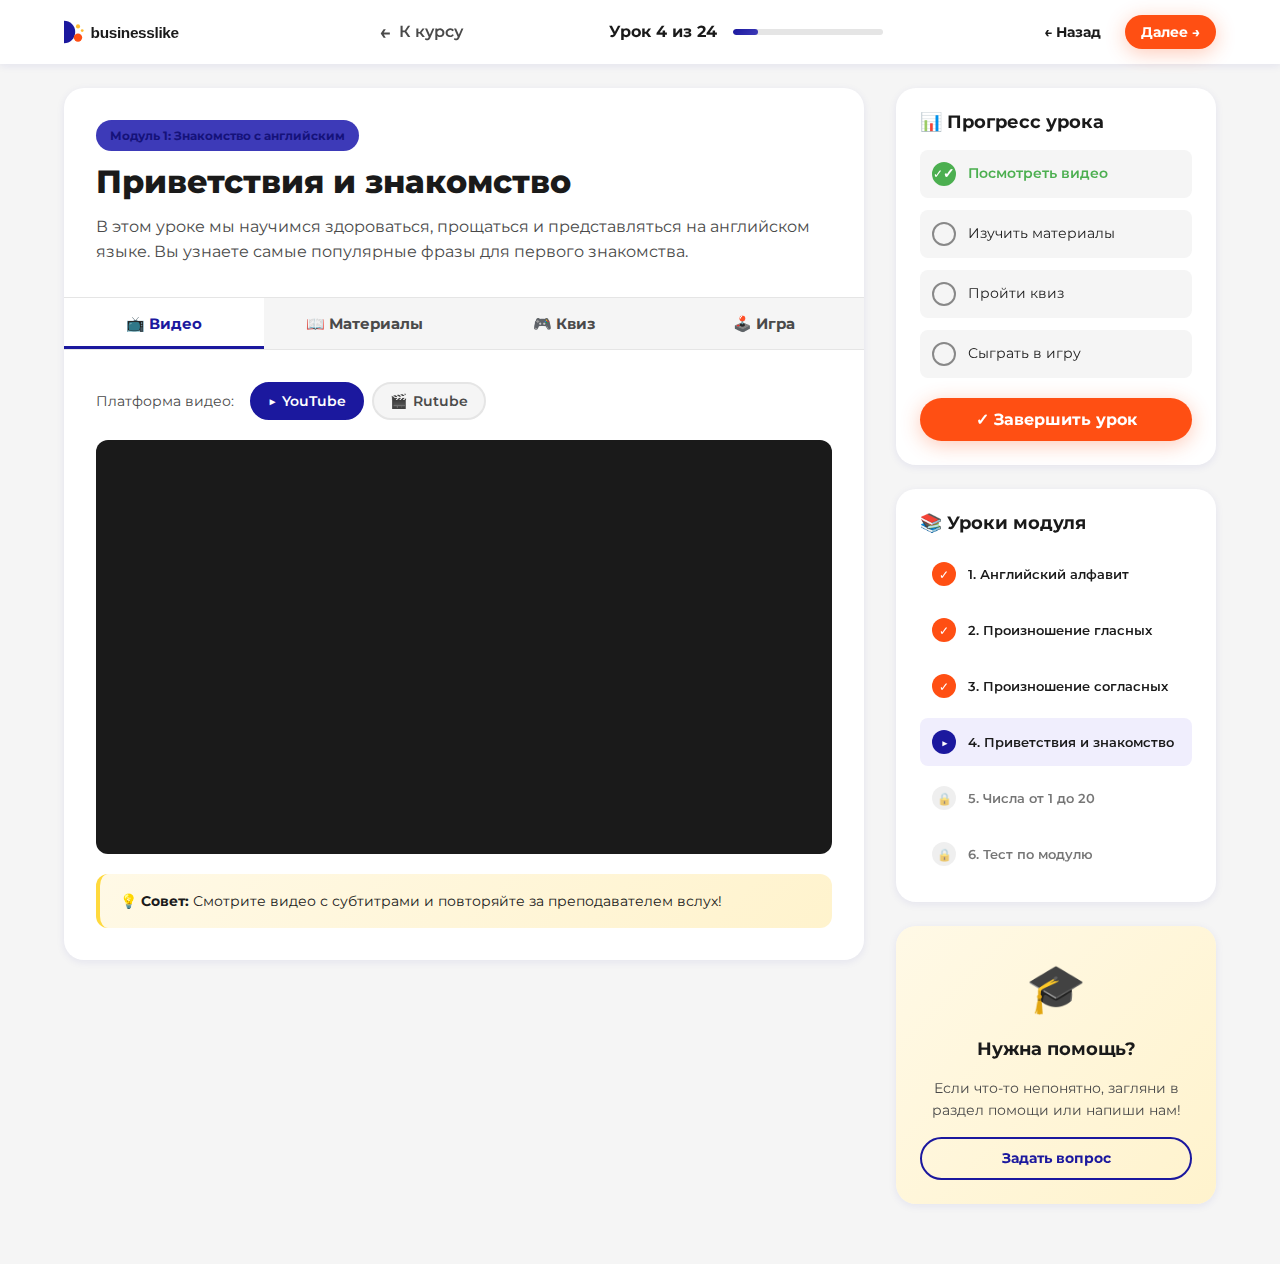
<file: lesson.html>
<!DOCTYPE html>
<html lang="ru">
<head>
    <meta charset="UTF-8">
    <meta name="viewport" content="width=device-width, initial-scale=1.0">
    <title>Урок 4: Приветствия и знакомство — Business Like</title>
    <link rel="preconnect" href="https://fonts.googleapis.com">
    <link rel="preconnect" href="https://fonts.gstatic.com" crossorigin>
    <link href="https://fonts.googleapis.com/css2?family=Montserrat:wght@300;400;500;600;700;800&display=swap" rel="stylesheet">
    <link rel="stylesheet" href="css/fonts.css">
    <link rel="stylesheet" href="css/style.css">
    <link rel="stylesheet" href="css/animations.css">
    <link rel="stylesheet" href="css/lesson.css">
</head>
<body>
    <!-- Навигация урока -->
    <nav class="lesson-navbar">
        <div class="container nav-container">
            <a href="index.html" class="logo lesson-logo">
                <img src="images/logo.svg" alt="Business Like" class="logo-img">
            </a>
            <a href="course.html?id=1" class="back-to-course">
                <span class="back-icon">←</span>
                <span class="back-text">К курсу</span>
            </a>
            <div class="lesson-nav-info">
                <span class="lesson-nav-title">Урок 4 из 24</span>
                <div class="lesson-nav-progress">
                    <div class="nav-progress-bar">
                        <div class="nav-progress-fill" style="width: 16.6%"></div>
                    </div>
                </div>
            </div>
            <div class="lesson-nav-actions">
                <button class="btn btn-ghost btn-small" id="prevLesson" disabled>← Назад</button>
                <button class="btn btn-primary btn-small" id="nextLesson">Далее →</button>
            </div>
        </div>
    </nav>

    <!-- Основной контент урока -->
    <main class="lesson-main">
        <div class="container">
            <div class="lesson-layout">
                <!-- Левая колонка — контент урока -->
                <div class="lesson-content">
                    <!-- Заголовок урока -->
                    <div class="lesson-header">
                        <span class="lesson-module-badge">Модуль 1: Знакомство с английским</span>
                        <h1 class="lesson-title">Приветствия и знакомство</h1>
                        <p class="lesson-description">
                            В этом уроке мы научимся здороваться, прощаться и представляться на английском языке. 
                            Вы узнаете самые популярные фразы для первого знакомства.
                        </p>
                    </div>

                    <!-- Вкладки контента -->
                    <div class="lesson-tabs">
                        <button class="tab-btn active" data-tab="video">📺 Видео</button>
                        <button class="tab-btn" data-tab="text">📖 Материалы</button>
                        <button class="tab-btn" data-tab="quiz">🎮 Квиз</button>
                        <button class="tab-btn" data-tab="game">🕹️ Игра</button>
                    </div>

                    <!-- Контент вкладок -->
                    <div class="tab-content">
                        <!-- Вкладка: Видео -->
                        <div class="tab-pane active" id="video">
                            <div class="video-container">
                                <!-- Переключатель видео платформы -->
                                <div class="video-platform-switch">
                                    <span class="switch-label">Платформа видео:</span>
                                    <div class="switch-buttons">
                                        <button class="switch-btn active" data-platform="youtube">
                                            <span class="platform-icon">▶</span> YouTube
                                        </button>
                                        <button class="switch-btn" data-platform="rutube">
                                            <span class="platform-icon">🎬</span> Rutube
                                        </button>
                                    </div>
                                </div>
                                
                                <!-- YouTube плеер -->
                                <div class="video-player" id="youtube-player">
                                    <div class="video-wrapper">
                                        <iframe 
                                            src="https://www.youtube.com/embed/dQw4w9WgXcQ" 
                                            title="Урок: Приветствия и знакомство"
                                            frameborder="0" 
                                            allow="accelerometer; autoplay; clipboard-write; encrypted-media; gyroscope; picture-in-picture" 
                                            allowfullscreen>
                                        </iframe>
                                    </div>
                                </div>
                                
                                <!-- Rutube плеер (скрыт по умолчанию) -->
                                <div class="video-player hidden" id="rutube-player">
                                    <div class="video-wrapper">
                                        <iframe 
                                            src="https://rutube.ru/play/embed/1234567890" 
                                            title="Урок: Приветствия и знакомство"
                                            frameborder="0" 
                                            allow="clipboard-write; autoplay" 
                                            allowfullscreen>
                                        </iframe>
                                    </div>
                                </div>

                                <div class="video-info">
                                    <p class="video-note">
                                        💡 <strong>Совет:</strong> Смотрите видео с субтитрами и повторяйте за преподавателем вслух!
                                    </p>
                                </div>
                            </div>
                        </div>

                        <!-- Вкладка: Текстовые материалы -->
                        <div class="tab-pane" id="text">
                            <div class="text-content">
                                <h2>📚 Основные приветствия</h2>
                                
                                <div class="vocabulary-section">
                                    <h3>Формальные приветствия</h3>
                                    <div class="vocab-cards">
                                        <div class="vocab-card">
                                            <div class="vocab-english">Hello</div>
                                            <div class="vocab-transcription">[həˈləʊ]</div>
                                            <div class="vocab-russian">Здравствуйте / Привет</div>
                                            <button class="play-audio-btn" data-word="hello">🔊</button>
                                        </div>
                                        <div class="vocab-card">
                                            <div class="vocab-english">Good morning</div>
                                            <div class="vocab-transcription">[gʊd ˈmɔːnɪŋ]</div>
                                            <div class="vocab-russian">Доброе утро</div>
                                            <button class="play-audio-btn" data-word="good-morning">🔊</button>
                                        </div>
                                        <div class="vocab-card">
                                            <div class="vocab-english">Good afternoon</div>
                                            <div class="vocab-transcription">[gʊd ˌɑːftəˈnuːn]</div>
                                            <div class="vocab-russian">Добрый день</div>
                                            <button class="play-audio-btn" data-word="good-afternoon">🔊</button>
                                        </div>
                                        <div class="vocab-card">
                                            <div class="vocab-english">Good evening</div>
                                            <div class="vocab-transcription">[gʊd ˈiːvnɪŋ]</div>
                                            <div class="vocab-russian">Добрый вечер</div>
                                            <button class="play-audio-btn" data-word="good-evening">🔊</button>
                                        </div>
                                    </div>
                                </div>

                                <div class="vocabulary-section">
                                    <h3>Неформальные приветствия</h3>
                                    <div class="vocab-cards">
                                        <div class="vocab-card">
                                            <div class="vocab-english">Hi!</div>
                                            <div class="vocab-transcription">[haɪ]</div>
                                            <div class="vocab-russian">Привет!</div>
                                            <button class="play-audio-btn" data-word="hi">🔊</button>
                                        </div>
                                        <div class="vocab-card">
                                            <div class="vocab-english">Hey!</div>
                                            <div class="vocab-transcription">[heɪ]</div>
                                            <div class="vocab-russian">Эй! / Привет!</div>
                                            <button class="play-audio-btn" data-word="hey">🔊</button>
                                        </div>
                                        <div class="vocab-card">
                                            <div class="vocab-english">What's up?</div>
                                            <div class="vocab-transcription">[wɒts ʌp]</div>
                                            <div class="vocab-russian">Как дела? (сленг)</div>
                                            <button class="play-audio-btn" data-word="whatsup">🔊</button>
                                        </div>
                                    </div>
                                </div>

                                <div class="vocabulary-section">
                                    <h3>Знакомство</h3>
                                    <div class="dialog-example">
                                        <div class="dialog-line">
                                            <span class="speaker">A:</span>
                                            <span class="english">Hi! My name is Anna. What's your name?</span>
                                            <span class="russian">Привет! Меня зовут Анна. Как тебя зовут?</span>
                                        </div>
                                        <div class="dialog-line">
                                            <span class="speaker">B:</span>
                                            <span class="english">Hello! I'm Peter. Nice to meet you!</span>
                                            <span class="russian">Привет! Я Пётр. Приятно познакомиться!</span>
                                        </div>
                                        <div class="dialog-line">
                                            <span class="speaker">A:</span>
                                            <span class="english">Nice to meet you too!</span>
                                            <span class="russian">Мне тоже приятно!</span>
                                        </div>
                                    </div>
                                </div>

                                <div class="vocabulary-section">
                                    <h3>Прощание</h3>
                                    <div class="vocab-cards">
                                        <div class="vocab-card">
                                            <div class="vocab-english">Goodbye</div>
                                            <div class="vocab-transcription">[gʊdˈbaɪ]</div>
                                            <div class="vocab-russian">До свидания</div>
                                            <button class="play-audio-btn" data-word="goodbye">🔊</button>
                                        </div>
                                        <div class="vocab-card">
                                            <div class="vocab-english">Bye!</div>
                                            <div class="vocab-transcription">[baɪ]</div>
                                            <div class="vocab-russian">Пока!</div>
                                            <button class="play-audio-btn" data-word="bye">🔊</button>
                                        </div>
                                        <div class="vocab-card">
                                            <div class="vocab-english">See you!</div>
                                            <div class="vocab-transcription">[siː juː]</div>
                                            <div class="vocab-russian">Увидимся!</div>
                                            <button class="play-audio-btn" data-word="seeyou">🔊</button>
                                        </div>
                                        <div class="vocab-card">
                                            <div class="vocab-english">Take care!</div>
                                            <div class="vocab-transcription">[teɪk keə]</div>
                                            <div class="vocab-russian">Береги себя!</div>
                                            <button class="play-audio-btn" data-word="takecare">🔊</button>
                                        </div>
                                    </div>
                                </div>

                                <div class="tip-box">
                                    <span class="tip-icon">💡</span>
                                    <div class="tip-content">
                                        <strong>Запомните:</strong> "Nice to meet you" говорят только при ПЕРВОЙ встрече. 
                                        При последующих встречах говорят "Nice to see you" (Рад тебя видеть).
                                    </div>
                                </div>
                            </div>
                        </div>

                        <!-- Вкладка: Квиз -->
                        <div class="tab-pane" id="quiz">
                            <div class="quiz-container">
                                <div class="quiz-header">
                                    <h2>🎯 Проверь себя!</h2>
                                    <div class="quiz-progress">
                                        <span class="quiz-current">Вопрос <span id="currentQuestion">1</span> из <span id="totalQuestions">5</span></span>
                                        <div class="quiz-progress-bar">
                                            <div class="quiz-progress-fill" id="quizProgressFill" style="width: 20%"></div>
                                        </div>
                                    </div>
                                </div>

                                <div class="quiz-content" id="quizContent">
                                    <!-- Вопрос 1 -->
                                    <div class="quiz-question active" data-question="1">
                                        <h3 class="question-text">Как сказать "Привет" на английском?</h3>
                                        <div class="quiz-options">
                                            <button class="quiz-option" data-correct="false">Goodbye</button>
                                            <button class="quiz-option" data-correct="true">Hello</button>
                                            <button class="quiz-option" data-correct="false">Thank you</button>
                                            <button class="quiz-option" data-correct="false">Sorry</button>
                                        </div>
                                    </div>

                                    <!-- Вопрос 2 -->
                                    <div class="quiz-question" data-question="2">
                                        <h3 class="question-text">Что означает "Nice to meet you"?</h3>
                                        <div class="quiz-options">
                                            <button class="quiz-option" data-correct="false">До свидания</button>
                                            <button class="quiz-option" data-correct="false">Как дела?</button>
                                            <button class="quiz-option" data-correct="true">Приятно познакомиться</button>
                                            <button class="quiz-option" data-correct="false">Доброе утро</button>
                                        </div>
                                    </div>

                                    <!-- Вопрос 3 -->
                                    <div class="quiz-question" data-question="3">
                                        <h3 class="question-text">Когда говорят "Good morning"?</h3>
                                        <div class="quiz-options">
                                            <button class="quiz-option" data-correct="false">Вечером</button>
                                            <button class="quiz-option" data-correct="true">Утром</button>
                                            <button class="quiz-option" data-correct="false">Днём</button>
                                            <button class="quiz-option" data-correct="false">Ночью</button>
                                        </div>
                                    </div>

                                    <!-- Вопрос 4 -->
                                    <div class="quiz-question" data-question="4">
                                        <h3 class="question-text">Как спросить "Как тебя зовут?"</h3>
                                        <div class="quiz-options">
                                            <button class="quiz-option" data-correct="false">How are you?</button>
                                            <button class="quiz-option" data-correct="false">Where are you from?</button>
                                            <button class="quiz-option" data-correct="true">What's your name?</button>
                                            <button class="quiz-option" data-correct="false">How old are you?</button>
                                        </div>
                                    </div>

                                    <!-- Вопрос 5 -->
                                    <div class="quiz-question" data-question="5">
                                        <h3 class="question-text">Выберите неформальное приветствие:</h3>
                                        <div class="quiz-options">
                                            <button class="quiz-option" data-correct="false">Good afternoon</button>
                                            <button class="quiz-option" data-correct="true">Hey!</button>
                                            <button class="quiz-option" data-correct="false">Good evening</button>
                                            <button class="quiz-option" data-correct="false">Goodbye</button>
                                        </div>
                                    </div>
                                </div>

                                <!-- Результаты квиза -->
                                <div class="quiz-results hidden" id="quizResults">
                                    <div class="results-icon" id="resultsIcon">🎉</div>
                                    <h3 class="results-title" id="resultsTitle">Отлично!</h3>
                                    <p class="results-text" id="resultsText">Вы ответили правильно на 5 из 5 вопросов</p>
                                    <div class="results-score">
                                        <div class="score-circle">
                                            <span class="score-number" id="scoreNumber">100</span>
                                            <span class="score-percent">%</span>
                                        </div>
                                    </div>
                                    <div class="results-actions">
                                        <button class="btn btn-outline" id="retryQuiz">Пройти ещё раз</button>
                                        <button class="btn btn-primary" id="continueLesson">Продолжить →</button>
                                    </div>
                                </div>
                            </div>
                        </div>

                        <!-- Вкладка: Игра -->
                        <div class="tab-pane" id="game">
                            <div class="game-container">
                                <div class="game-header">
                                    <h2>🎮 Игра: Соедини пары</h2>
                                    <p>Соедини английские слова с их переводом</p>
                                    <div class="game-stats">
                                        <span class="game-score">Очки: <span id="gameScore">0</span></span>
                                        <span class="game-moves">Ходов: <span id="gameMoves">0</span></span>
                                    </div>
                                </div>

                                <div class="matching-game" id="matchingGame">
                                    <div class="game-column english-column">
                                        <div class="game-card" data-pair="1">Hello</div>
                                        <div class="game-card" data-pair="2">Goodbye</div>
                                        <div class="game-card" data-pair="3">Thank you</div>
                                        <div class="game-card" data-pair="4">Please</div>
                                        <div class="game-card" data-pair="5">Sorry</div>
                                    </div>
                                    <div class="game-column russian-column">
                                        <div class="game-card" data-pair="3">Спасибо</div>
                                        <div class="game-card" data-pair="1">Привет</div>
                                        <div class="game-card" data-pair="5">Извините</div>
                                        <div class="game-card" data-pair="4">Пожалуйста</div>
                                        <div class="game-card" data-pair="2">До свидания</div>
                                    </div>
                                </div>

                                <div class="game-complete hidden" id="gameComplete">
                                    <div class="game-complete-icon">🏆</div>
                                    <h3>Поздравляем!</h3>
                                    <p>Вы соединили все пары за <span id="finalMoves">0</span> ходов!</p>
                                    <button class="btn btn-primary" id="restartGame">Играть ещё раз</button>
                                </div>
                            </div>
                        </div>
                    </div>
                </div>

                <!-- Правая колонка — прогресс и навигация -->
                <aside class="lesson-sidebar">
                    <!-- Прогресс урока -->
                    <div class="sidebar-card progress-card">
                        <h3>📊 Прогресс урока</h3>
                        <div class="progress-checklist">
                            <label class="progress-item completed">
                                <input type="checkbox" checked disabled>
                                <span class="checkmark">✓</span>
                                <span>Посмотреть видео</span>
                            </label>
                            <label class="progress-item">
                                <input type="checkbox" id="checkMaterials">
                                <span class="checkmark"></span>
                                <span>Изучить материалы</span>
                            </label>
                            <label class="progress-item">
                                <input type="checkbox" id="checkQuiz">
                                <span class="checkmark"></span>
                                <span>Пройти квиз</span>
                            </label>
                            <label class="progress-item">
                                <input type="checkbox" id="checkGame">
                                <span class="checkmark"></span>
                                <span>Сыграть в игру</span>
                            </label>
                        </div>
                        <div class="lesson-complete-btn-container">
                            <button class="btn btn-primary btn-block" id="completeLessonBtn" disabled>
                                ✓ Завершить урок
                            </button>
                        </div>
                    </div>

                    <!-- Навигация по урокам -->
                    <div class="sidebar-card">
                        <h3>📚 Уроки модуля</h3>
                        <div class="lesson-nav-list">
                            <a href="lesson.html?lesson=1" class="lesson-nav-item completed">
                                <span class="nav-status">✓</span>
                                <span class="nav-title">1. Английский алфавит</span>
                            </a>
                            <a href="lesson.html?lesson=2" class="lesson-nav-item completed">
                                <span class="nav-status">✓</span>
                                <span class="nav-title">2. Произношение гласных</span>
                            </a>
                            <a href="lesson.html?lesson=3" class="lesson-nav-item completed">
                                <span class="nav-status">✓</span>
                                <span class="nav-title">3. Произношение согласных</span>
                            </a>
                            <a href="lesson.html?lesson=4" class="lesson-nav-item current">
                                <span class="nav-status">▶</span>
                                <span class="nav-title">4. Приветствия и знакомство</span>
                            </a>
                            <a href="#" class="lesson-nav-item locked">
                                <span class="nav-status">🔒</span>
                                <span class="nav-title">5. Числа от 1 до 20</span>
                            </a>
                            <a href="#" class="lesson-nav-item locked">
                                <span class="nav-status">🔒</span>
                                <span class="nav-title">6. Тест по модулю</span>
                            </a>
                        </div>
                    </div>

                    <!-- Помощь -->
                    <div class="sidebar-card help-card">
                        <div class="help-icon">🎓</div>
                        <h3>Нужна помощь?</h3>
                        <p>Если что-то непонятно, загляни в раздел помощи или напиши нам!</p>
                        <a href="#" class="btn btn-outline btn-small btn-block">Задать вопрос</a>
                    </div>
                </aside>
            </div>
        </div>
    </main>

    <script src="js/main.js"></script>
    <script src="js/lesson.js"></script>
</body>
</html>
</file>
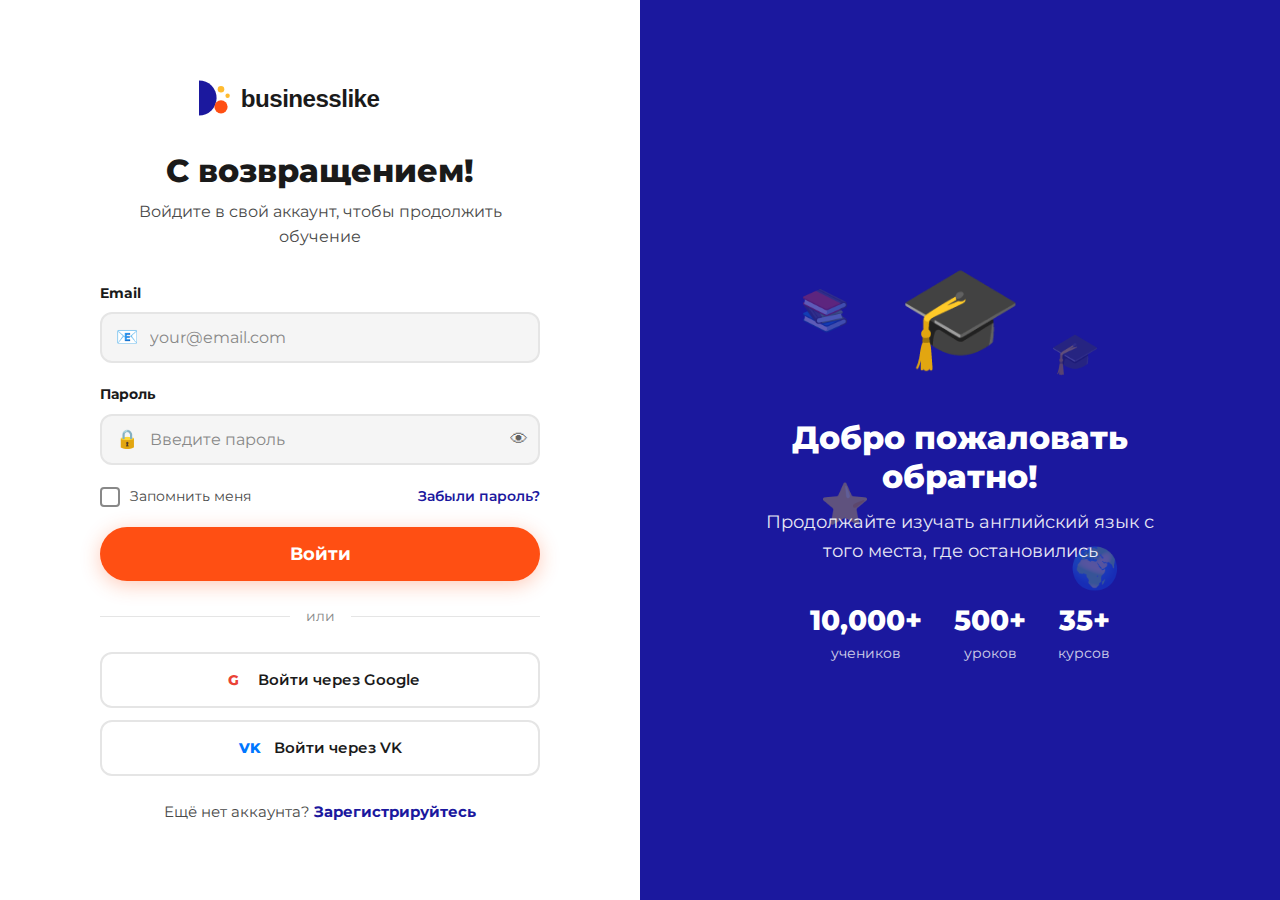
<file: login.html>
<!DOCTYPE html>
<html lang="ru">
<head>
    <meta charset="UTF-8">
    <meta name="viewport" content="width=device-width, initial-scale=1.0">
    <title>Вход — Business Like</title>
    <link rel="preconnect" href="https://fonts.googleapis.com">
    <link rel="preconnect" href="https://fonts.gstatic.com" crossorigin>
    <link href="https://fonts.googleapis.com/css2?family=Montserrat:wght@300;400;500;600;700;800&display=swap" rel="stylesheet">
    <link rel="stylesheet" href="css/fonts.css">
    <link rel="stylesheet" href="css/style.css">
    <link rel="stylesheet" href="css/animations.css">
    <link rel="stylesheet" href="css/auth.css">
</head>
<body class="auth-page">
    <div class="auth-container">
        <!-- Левая часть — форма -->
        <div class="auth-form-section">
            <div class="auth-form-wrapper">
                <a href="index.html" class="logo auth-logo">
                    <img src="images/logo.svg" alt="Business Like" class="logo-img">
                </a>
                
                <div class="auth-header">
                    <h1>С возвращением!</h1>
                    <p>Войдите в свой аккаунт, чтобы продолжить обучение</p>
                </div>

                <form class="auth-form" id="loginForm">
                    <div class="form-group">
                        <label for="email">Email</label>
                        <div class="input-wrapper">
                            <span class="input-icon">📧</span>
                            <input 
                                type="email" 
                                id="email" 
                                name="email" 
                                placeholder="your@email.com"
                                required
                            >
                        </div>
                    </div>

                    <div class="form-group">
                        <label for="password">Пароль</label>
                        <div class="input-wrapper">
                            <span class="input-icon">🔒</span>
                            <input 
                                type="password" 
                                id="password" 
                                name="password" 
                                placeholder="Введите пароль"
                                required
                            >
                            <button type="button" class="toggle-password" aria-label="Показать пароль">
                                👁
                            </button>
                        </div>
                    </div>

                    <div class="form-options">
                        <label class="checkbox-label">
                            <input type="checkbox" name="remember">
                            <span class="custom-checkbox"></span>
                            <span>Запомнить меня</span>
                        </label>
                        <a href="#" class="forgot-link">Забыли пароль?</a>
                    </div>

                    <button type="submit" class="btn btn-primary btn-large btn-block">
                        Войти
                    </button>
                </form>

                <div class="auth-divider">
                    <span>или</span>
                </div>

                <div class="social-auth">
                    <button class="btn btn-social btn-google">
                        <span class="social-icon">G</span>
                        Войти через Google
                    </button>
                    <button class="btn btn-social btn-vk">
                        <span class="social-icon">VK</span>
                        Войти через VK
                    </button>
                </div>

                <div class="auth-footer">
                    <p>Ещё нет аккаунта? <a href="register.html">Зарегистрируйтесь</a></p>
                </div>
            </div>
        </div>

        <!-- Правая часть — иллюстрация -->
        <div class="auth-illustration-section">
            <div class="auth-illustration-content">
                <div class="floating-elements">
                    <span class="float-item item-1">📚</span>
                    <span class="float-item item-2">🎓</span>
                    <span class="float-item item-3">⭐</span>
                    <span class="float-item item-4">🌍</span>
                </div>
                <div class="owl-mascot">🎓</div>
                <h2>Добро пожаловать обратно!</h2>
                <p>Продолжайте изучать английский язык с того места, где остановились</p>
                <div class="auth-stats">
                    <div class="auth-stat">
                        <span class="stat-number">10,000+</span>
                        <span class="stat-label">учеников</span>
                    </div>
                    <div class="auth-stat">
                        <span class="stat-number">500+</span>
                        <span class="stat-label">уроков</span>
                    </div>
                    <div class="auth-stat">
                        <span class="stat-number">35+</span>
                        <span class="stat-label">курсов</span>
                    </div>
                </div>
            </div>
        </div>
    </div>

    <script src="js/main.js"></script>
    <script src="js/auth.js"></script>
</body>
</html>
</file>
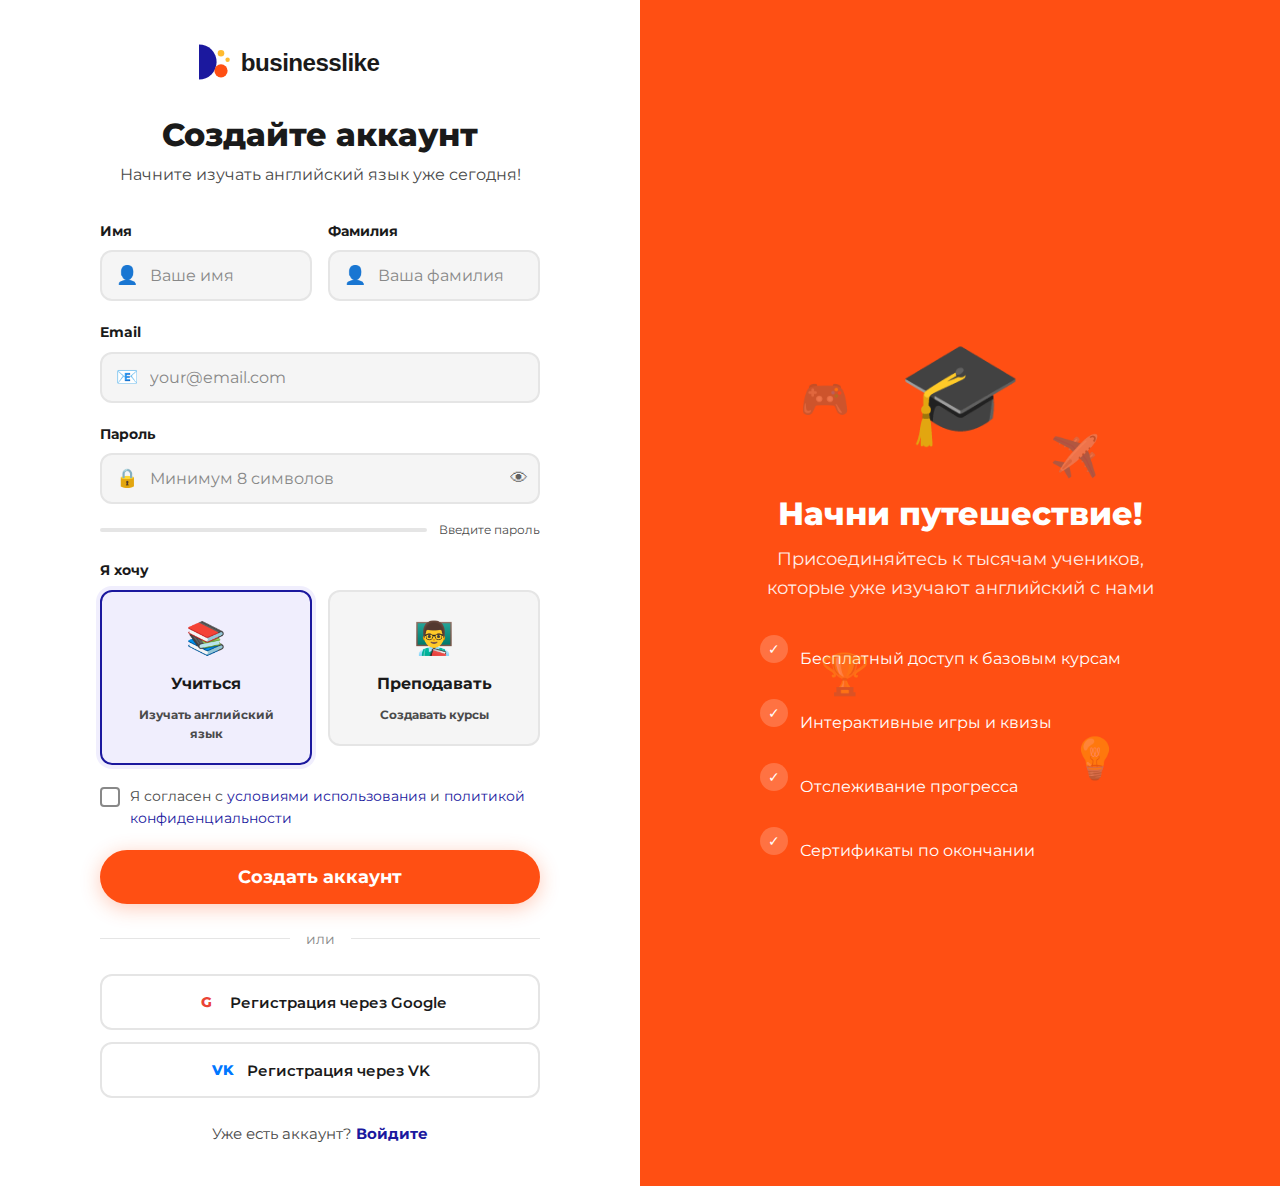
<file: register.html>
<!DOCTYPE html>
<html lang="ru">
<head>
    <meta charset="UTF-8">
    <meta name="viewport" content="width=device-width, initial-scale=1.0">
    <title>Регистрация — Business Like</title>
    <link rel="preconnect" href="https://fonts.googleapis.com">
    <link rel="preconnect" href="https://fonts.gstatic.com" crossorigin>
    <link href="https://fonts.googleapis.com/css2?family=Montserrat:wght@300;400;500;600;700;800&display=swap" rel="stylesheet">
    <link rel="stylesheet" href="css/fonts.css">
    <link rel="stylesheet" href="css/style.css">
    <link rel="stylesheet" href="css/animations.css">
    <link rel="stylesheet" href="css/auth.css">
</head>
<body class="auth-page">
    <div class="auth-container">
        <!-- Левая часть — форма -->
        <div class="auth-form-section">
            <div class="auth-form-wrapper">
                <a href="index.html" class="logo auth-logo">
                    <img src="images/logo.svg" alt="Business Like" class="logo-img">
                </a>
                
                <div class="auth-header">
                    <h1>Создайте аккаунт</h1>
                    <p>Начните изучать английский язык уже сегодня!</p>
                </div>

                <form class="auth-form" id="registerForm">
                    <div class="form-row">
                        <div class="form-group">
                            <label for="firstName">Имя</label>
                            <div class="input-wrapper">
                                <span class="input-icon">👤</span>
                                <input 
                                    type="text" 
                                    id="firstName" 
                                    name="firstName" 
                                    placeholder="Ваше имя"
                                    required
                                >
                            </div>
                        </div>
                        <div class="form-group">
                            <label for="lastName">Фамилия</label>
                            <div class="input-wrapper">
                                <span class="input-icon">👤</span>
                                <input 
                                    type="text" 
                                    id="lastName" 
                                    name="lastName" 
                                    placeholder="Ваша фамилия"
                                    required
                                >
                            </div>
                        </div>
                    </div>

                    <div class="form-group">
                        <label for="email">Email</label>
                        <div class="input-wrapper">
                            <span class="input-icon">📧</span>
                            <input 
                                type="email" 
                                id="email" 
                                name="email" 
                                placeholder="your@email.com"
                                required
                            >
                        </div>
                    </div>

                    <div class="form-group">
                        <label for="password">Пароль</label>
                        <div class="input-wrapper">
                            <span class="input-icon">🔒</span>
                            <input 
                                type="password" 
                                id="password" 
                                name="password" 
                                placeholder="Минимум 8 символов"
                                minlength="8"
                                required
                            >
                            <button type="button" class="toggle-password" aria-label="Показать пароль">
                                👁
                            </button>
                        </div>
                        <div class="password-strength">
                            <div class="strength-bar">
                                <div class="strength-fill" id="strengthFill"></div>
                            </div>
                            <span class="strength-text" id="strengthText">Введите пароль</span>
                        </div>
                    </div>

                    <div class="form-group">
                        <label for="role">Я хочу</label>
                        <div class="role-selector">
                            <label class="role-option">
                                <input type="radio" name="role" value="student" checked>
                                <div class="role-card">
                                    <span class="role-icon">📚</span>
                                    <span class="role-title">Учиться</span>
                                    <span class="role-desc">Изучать английский язык</span>
                                </div>
                            </label>
                            <label class="role-option">
                                <input type="radio" name="role" value="teacher">
                                <div class="role-card">
                                    <span class="role-icon">👨‍🏫</span>
                                    <span class="role-title">Преподавать</span>
                                    <span class="role-desc">Создавать курсы</span>
                                </div>
                            </label>
                        </div>
                    </div>

                    <div class="form-options">
                        <label class="checkbox-label">
                            <input type="checkbox" name="terms" required>
                            <span class="custom-checkbox"></span>
                            <span>Я согласен с <a href="#">условиями использования</a> и <a href="#">политикой конфиденциальности</a></span>
                        </label>
                    </div>

                    <button type="submit" class="btn btn-primary btn-large btn-block">
                        Создать аккаунт
                    </button>
                </form>

                <div class="auth-divider">
                    <span>или</span>
                </div>

                <div class="social-auth">
                    <button class="btn btn-social btn-google">
                        <span class="social-icon">G</span>
                        Регистрация через Google
                    </button>
                    <button class="btn btn-social btn-vk">
                        <span class="social-icon">VK</span>
                        Регистрация через VK
                    </button>
                </div>

                <div class="auth-footer">
                    <p>Уже есть аккаунт? <a href="login.html">Войдите</a></p>
                </div>
            </div>
        </div>

        <!-- Правая часть — иллюстрация -->
        <div class="auth-illustration-section register-illustration">
            <div class="auth-illustration-content">
                <div class="floating-elements">
                    <span class="float-item item-1">🎮</span>
                    <span class="float-item item-2">✈️</span>
                    <span class="float-item item-3">🏆</span>
                    <span class="float-item item-4">💡</span>
                </div>
                <div class="owl-mascot">🎓</div>
                <h2>Начни путешествие!</h2>
                <p>Присоединяйтесь к тысячам учеников, которые уже изучают английский с нами</p>
                
                <div class="features-list">
                    <div class="feature-item">
                        <span class="feature-icon">✓</span>
                        <span>Бесплатный доступ к базовым курсам</span>
                    </div>
                    <div class="feature-item">
                        <span class="feature-icon">✓</span>
                        <span>Интерактивные игры и квизы</span>
                    </div>
                    <div class="feature-item">
                        <span class="feature-icon">✓</span>
                        <span>Отслеживание прогресса</span>
                    </div>
                    <div class="feature-item">
                        <span class="feature-icon">✓</span>
                        <span>Сертификаты по окончании</span>
                    </div>
                </div>
            </div>
        </div>
    </div>

    <script src="js/main.js"></script>
    <script src="js/auth.js"></script>
</body>
</html>
</file>
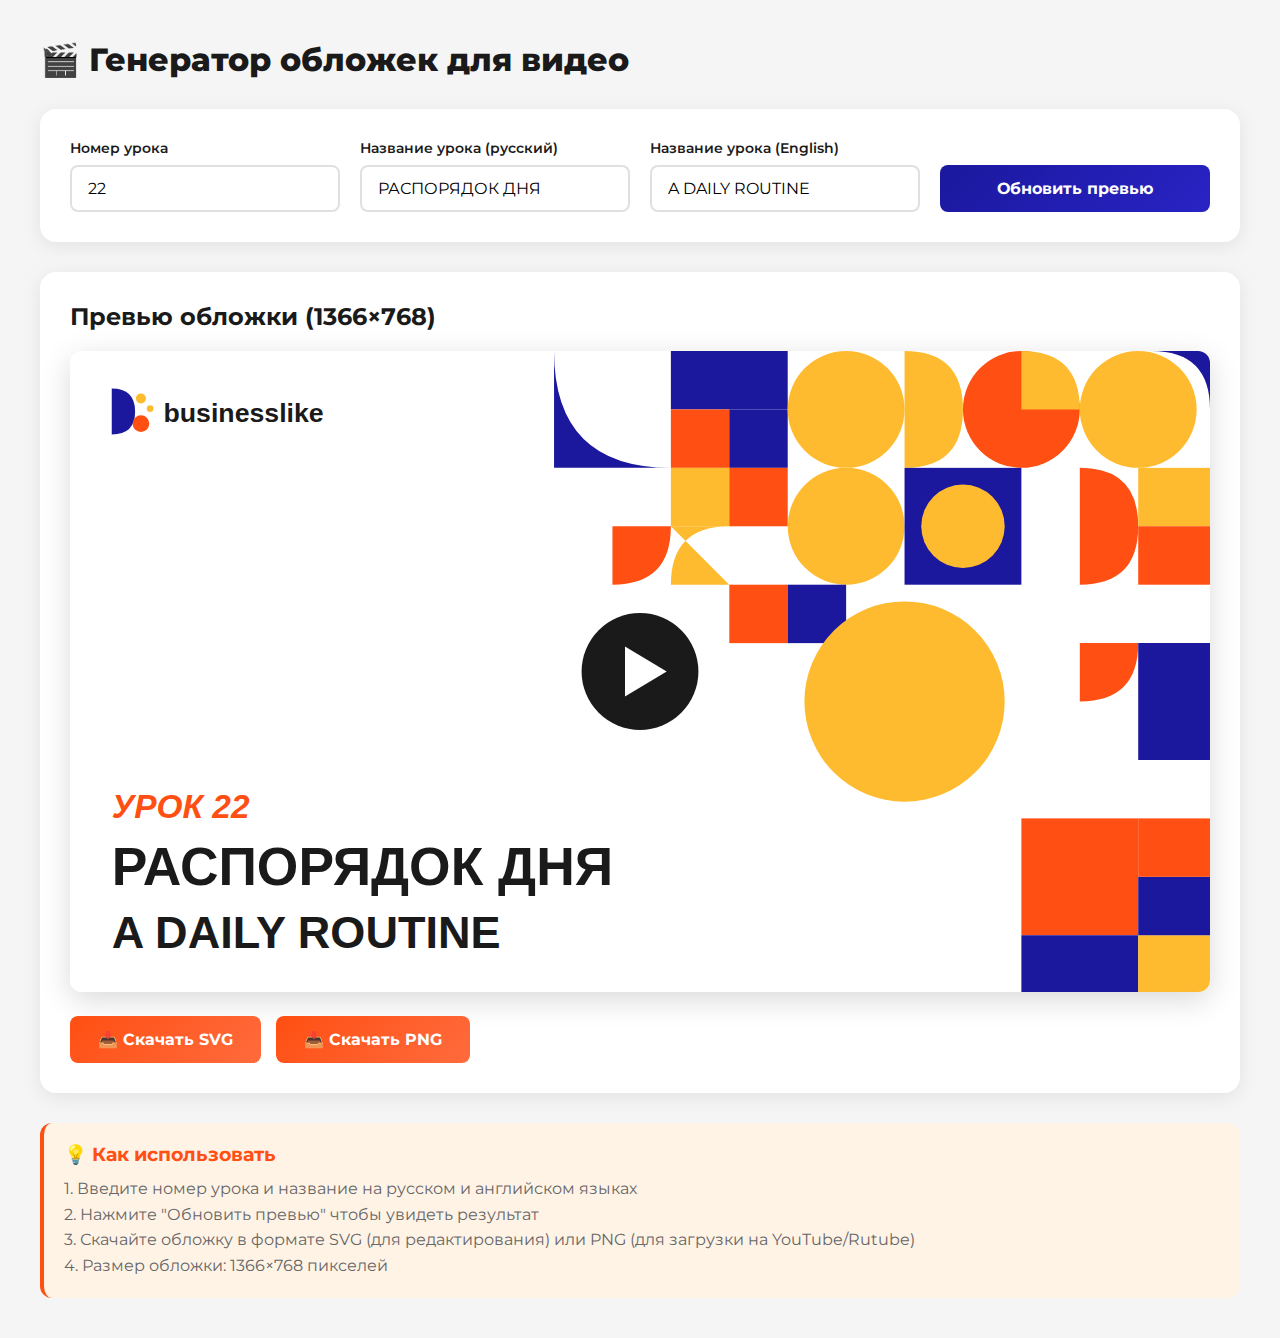
<file: video-thumbnail-generator.html>
<!DOCTYPE html>
<html lang="ru">
<head>
    <meta charset="UTF-8">
    <meta name="viewport" content="width=device-width, initial-scale=1.0">
    <title>Генератор обложек видео — Business Like</title>
    <link rel="preconnect" href="https://fonts.googleapis.com">
    <link rel="preconnect" href="https://fonts.gstatic.com" crossorigin>
    <link href="https://fonts.googleapis.com/css2?family=Montserrat:ital,wght@0,400;0,500;0,600;0,700;0,800;0,900;1,700&display=swap" rel="stylesheet">
    <style>
        * {
            margin: 0;
            padding: 0;
            box-sizing: border-box;
        }
        
        body {
            font-family: 'Montserrat', sans-serif;
            background: #f5f5f5;
            min-height: 100vh;
            padding: 40px;
        }
        
        .container {
            max-width: 1400px;
            margin: 0 auto;
        }
        
        h1 {
            color: #1A1A1A;
            margin-bottom: 30px;
            font-weight: 800;
        }
        
        .controls {
            background: white;
            padding: 30px;
            border-radius: 16px;
            box-shadow: 0 4px 20px rgba(0,0,0,0.08);
            margin-bottom: 30px;
            display: grid;
            grid-template-columns: repeat(auto-fit, minmax(250px, 1fr));
            gap: 20px;
        }
        
        .form-group {
            display: flex;
            flex-direction: column;
            gap: 8px;
        }
        
        label {
            font-weight: 600;
            color: #1A1A1A;
            font-size: 14px;
        }
        
        input {
            padding: 12px 16px;
            border: 2px solid #e0e0e0;
            border-radius: 8px;
            font-size: 16px;
            font-family: 'Montserrat', sans-serif;
            transition: border-color 0.3s;
        }
        
        input:focus {
            outline: none;
            border-color: #1B189E;
        }
        
        .btn {
            padding: 14px 28px;
            background: linear-gradient(135deg, #1B189E, #2923c4);
            color: white;
            border: none;
            border-radius: 8px;
            font-size: 16px;
            font-weight: 700;
            cursor: pointer;
            transition: transform 0.2s, box-shadow 0.2s;
            font-family: 'Montserrat', sans-serif;
        }
        
        .btn:hover {
            transform: translateY(-2px);
            box-shadow: 0 6px 20px rgba(27, 24, 158, 0.3);
        }
        
        .btn-download {
            background: linear-gradient(135deg, #FF4F13, #ff6b3d);
        }
        
        .btn-download:hover {
            box-shadow: 0 6px 20px rgba(255, 79, 19, 0.3);
        }
        
        .preview-container {
            background: white;
            padding: 30px;
            border-radius: 16px;
            box-shadow: 0 4px 20px rgba(0,0,0,0.08);
        }
        
        .preview-container h2 {
            margin-bottom: 20px;
            color: #1A1A1A;
        }
        
        #thumbnail-preview {
            width: 100%;
            max-width: 1366px;
            border-radius: 12px;
            box-shadow: 0 8px 30px rgba(0,0,0,0.15);
        }
        
        .buttons {
            display: flex;
            gap: 15px;
            margin-top: 20px;
            flex-wrap: wrap;
        }
        
        .info {
            margin-top: 30px;
            padding: 20px;
            background: #fff3e6;
            border-radius: 12px;
            border-left: 4px solid #FF4F13;
        }
        
        .info h3 {
            color: #FF4F13;
            margin-bottom: 10px;
        }
        
        .info p {
            color: #666;
            line-height: 1.6;
        }
    </style>
</head>
<body>
    <div class="container">
        <h1>🎬 Генератор обложек для видео</h1>
        
        <div class="controls">
            <div class="form-group">
                <label for="lessonNumber">Номер урока</label>
                <input type="text" id="lessonNumber" value="22" placeholder="22">
            </div>
            <div class="form-group">
                <label for="titleRu">Название урока (русский)</label>
                <input type="text" id="titleRu" value="РАСПОРЯДОК ДНЯ" placeholder="РАСПОРЯДОК ДНЯ">
            </div>
            <div class="form-group">
                <label for="titleEn">Название урока (English)</label>
                <input type="text" id="titleEn" value="A DAILY ROUTINE" placeholder="A DAILY ROUTINE">
            </div>
            <div class="form-group" style="justify-content: flex-end;">
                <button class="btn" onclick="updatePreview()">Обновить превью</button>
            </div>
        </div>
        
        <div class="preview-container">
            <h2>Превью обложки (1366×768)</h2>
            <img id="thumbnail-preview" alt="Video Thumbnail Preview">
            
            <div class="buttons">
                <button class="btn btn-download" onclick="downloadSVG()">📥 Скачать SVG</button>
                <button class="btn btn-download" onclick="downloadPNG()">📥 Скачать PNG</button>
            </div>
        </div>
        
        <div class="info">
            <h3>💡 Как использовать</h3>
            <p>
                1. Введите номер урока и название на русском и английском языках<br>
                2. Нажмите "Обновить превью" чтобы увидеть результат<br>
                3. Скачайте обложку в формате SVG (для редактирования) или PNG (для загрузки на YouTube/Rutube)<br>
                4. Размер обложки: 1366×768 пикселей
            </p>
        </div>
    </div>
    
    <script>
        function generateSVG(lessonNum, titleRu, titleEn) {
            return `<svg xmlns="http://www.w3.org/2000/svg" viewBox="0 0 1366 768" width="1366" height="768">
  <!-- Business Like Video Thumbnail -->
  
  <!-- Белый фон -->
  <rect width="1366" height="768" fill="#FFFFFF"/>
  
  <!-- ===== ГЕОМЕТРИЧЕСКИЙ ПАТТЕРН (правая часть) ===== -->
  
  <!-- Верхний ряд -->
  <path d="M580 0 Q580 140 720 140 L580 140 Z" fill="#1B189E"/>
  
  <rect x="720" y="0" width="140" height="70" fill="#1B189E"/>
  <rect x="720" y="70" width="70" height="70" fill="#FF4F13"/>
  <rect x="790" y="70" width="70" height="70" fill="#1B189E"/>
  
  <circle cx="930" cy="70" r="70" fill="#FFBB30"/>
  
  <path d="M1000 0 L1000 140 Q1070 140 1070 70 Q1070 0 1000 0 Z" fill="#FFBB30"/>
  
  <circle cx="1140" cy="70" r="70" fill="#FF4F13"/>
  <path d="M1140 0 Q1210 0 1210 70 L1140 70 Z" fill="#FFBB30"/>
  
  <circle cx="1280" cy="70" r="70" fill="#FFBB30"/>
  
  <path d="M1366 0 L1296 0 Q1366 0 1366 70 Z" fill="#1B189E"/>
  
  <!-- Второй ряд -->
  <rect x="720" y="140" width="70" height="70" fill="#FFBB30"/>
  <rect x="790" y="140" width="70" height="70" fill="#FF4F13"/>
  
  <circle cx="930" cy="210" r="70" fill="#FFBB30"/>
  
  <rect x="1000" y="140" width="140" height="140" fill="#1B189E"/>
  <circle cx="1070" cy="210" r="50" fill="#FFBB30"/>
  
  <path d="M1210 140 L1210 280 Q1280 280 1280 210 Q1280 140 1210 140 Z" fill="#FF4F13"/>
  
  <rect x="1280" y="140" width="86" height="70" fill="#FFBB30"/>
  <rect x="1280" y="210" width="86" height="70" fill="#FF4F13"/>
  
  <!-- Третий ряд -->
  <path d="M650 210 L720 210 Q720 280 650 280 Z" fill="#FF4F13"/>
  <path d="M720 210 L790 210 Q720 210 720 280 L720 280 L790 280 Z" fill="#FFBB30"/>
  
  <rect x="790" y="280" width="70" height="70" fill="#FF4F13"/>
  <rect x="860" y="280" width="70" height="70" fill="#1B189E"/>
  
  <!-- Большой жёлтый круг -->
  <circle cx="1000" cy="420" r="120" fill="#FFBB30"/>
  
  <path d="M1210 350 L1280 350 Q1280 420 1210 420 Z" fill="#FF4F13"/>
  <path d="M1280 350 L1366 350 L1366 490 L1280 490 Q1280 350 1280 350 Z" fill="#1B189E"/>
  
  <!-- Нижние элементы -->
  <rect x="1140" y="560" width="140" height="140" fill="#FF4F13"/>
  <path d="M1140 700 L1280 700 L1280 768 L1140 768 Q1140 700 1140 700 Z" fill="#1B189E"/>
  
  <rect x="1280" y="700" width="86" height="68" fill="#FFBB30"/>
  <rect x="1280" y="630" width="86" height="70" fill="#1B189E"/>
  <rect x="1280" y="560" width="86" height="70" fill="#FF4F13"/>
  
  <!-- ===== КНОПКА PLAY ===== -->
  <circle cx="683" cy="384" r="70" fill="#1A1A1A"/>
  <polygon points="665,354 665,414 715,384" fill="#FFFFFF"/>
  
  <!-- ===== ЛОГОТИП ===== -->
  <g transform="translate(50, 45)">
    <path d="M0 0 L0 55 Q28 55 28 27.5 Q28 0 0 0 Z" fill="#1B189E"/>
    <circle cx="35" cy="42" r="10" fill="#FF4F13"/>
    <circle cx="35" cy="12" r="6" fill="#FFBB30"/>
    <circle cx="46" cy="24" r="4" fill="#FFBB30"/>
    <text x="62" y="40" font-family="Montserrat, Arial, sans-serif" font-size="32" font-weight="600" fill="#1A1A1A">businesslike</text>
  </g>
  
  <!-- ===== ТЕКСТ УРОКА ===== -->
  <text x="50" y="560" font-family="Montserrat, Arial, sans-serif" font-size="40" font-weight="700" font-style="italic" fill="#FF4F13">УРОК ${lessonNum}</text>
  <text x="50" y="640" font-family="Montserrat, Arial, sans-serif" font-size="64" font-weight="900" fill="#1A1A1A">${titleRu}</text>
  <text x="50" y="715" font-family="Montserrat, Arial, sans-serif" font-size="54" font-weight="900" fill="#1A1A1A">${titleEn}</text>
</svg>`;
        }
        
        function updatePreview() {
            const lessonNum = document.getElementById('lessonNumber').value;
            const titleRu = document.getElementById('titleRu').value.toUpperCase();
            const titleEn = document.getElementById('titleEn').value.toUpperCase();
            
            const svg = generateSVG(lessonNum, titleRu, titleEn);
            const blob = new Blob([svg], { type: 'image/svg+xml' });
            const url = URL.createObjectURL(blob);
            
            document.getElementById('thumbnail-preview').src = url;
        }
        
        function downloadSVG() {
            const lessonNum = document.getElementById('lessonNumber').value;
            const titleRu = document.getElementById('titleRu').value.toUpperCase();
            const titleEn = document.getElementById('titleEn').value.toUpperCase();
            
            const svg = generateSVG(lessonNum, titleRu, titleEn);
            const blob = new Blob([svg], { type: 'image/svg+xml' });
            const url = URL.createObjectURL(blob);
            
            const a = document.createElement('a');
            a.href = url;
            a.download = `businesslike-lesson-${lessonNum}.svg`;
            a.click();
            
            URL.revokeObjectURL(url);
        }
        
        function downloadPNG() {
            const lessonNum = document.getElementById('lessonNumber').value;
            const titleRu = document.getElementById('titleRu').value.toUpperCase();
            const titleEn = document.getElementById('titleEn').value.toUpperCase();
            
            const svg = generateSVG(lessonNum, titleRu, titleEn);
            
            const canvas = document.createElement('canvas');
            canvas.width = 1366;
            canvas.height = 768;
            const ctx = canvas.getContext('2d');
            
            const img = new Image();
            const blob = new Blob([svg], { type: 'image/svg+xml' });
            const url = URL.createObjectURL(blob);
            
            img.onload = function() {
                ctx.drawImage(img, 0, 0);
                
                canvas.toBlob(function(pngBlob) {
                    const pngUrl = URL.createObjectURL(pngBlob);
                    const a = document.createElement('a');
                    a.href = pngUrl;
                    a.download = `businesslike-lesson-${lessonNum}.png`;
                    a.click();
                    URL.revokeObjectURL(pngUrl);
                }, 'image/png');
                
                URL.revokeObjectURL(url);
            };
            
            img.src = url;
        }
        
        // Initial preview
        updatePreview();
    </script>
</body>
</html>
</file>
<file: css/fonts.css>
/* ========================================
   Business Like — Подключение шрифтов
======================================== */

/*
 * ШРИФТ AFFECT (для заголовков)
 * 
 * Раскомментируйте код ниже и добавьте файлы шрифта в папку /fonts/
 * Поддерживаемые форматы: .woff2, .woff, .ttf, .otf
 */

/*
@font-face {
    font-family: 'Affect';
    src: url('../fonts/affect-regular.woff2') format('woff2'),
         url('../fonts/affect-regular.woff') format('woff');
    font-weight: 400;
    font-style: normal;
    font-display: swap;
}

@font-face {
    font-family: 'Affect';
    src: url('../fonts/affect-bold.woff2') format('woff2'),
         url('../fonts/affect-bold.woff') format('woff');
    font-weight: 700;
    font-style: normal;
    font-display: swap;
}
*/

/* 
 * Если шрифт Affect подключен, замените в style.css:
 * --font-heading: 'Affect', 'Montserrat', sans-serif;
 */
</file>
<file: css/style.css>
/* ========================================
   Business Like — Образовательная платформа
   Фирменный стиль: Кузбассразрезуголь
   
   Фирменная палитра:
   - Синий:    #1B189E (R27 G24 B158)
   - Оранжевый: #FF4F13 (R255 G79 B19)
   - Жёлтый:   #FFBB30 (R255 G187 B48)
   - Чёрный:   #1A1A1A (R26 G26 B26)
   
   Шрифты:
   - Заголовки: Affect (Bold, Regular) → используем Montserrat 800
   - Основной текст: Montserrat (Regular 400, Light 300)
======================================== */

:root {
    /* ===== ФИРМЕННАЯ ПАЛИТРА ===== */
    --color-blue: #1B189E;        /* Основной синий */
    --color-orange: #FF4F13;      /* Оранжевый акцент */
    --color-yellow: #FFBB30;      /* Жёлтый */
    --color-black: #1A1A1A;       /* Фирменный чёрный */
    
    /* Производные цвета */
    --primary: #1B189E;
    --primary-dark: #15127A;
    --primary-light: #3D3AB8;
    
    --accent-orange: #FF4F13;
    --accent-yellow: #FFBB30;
    
    /* Акцентные цвета для категорий */
    --accent-beginners: #1B189E;
    --accent-travel: #FF4F13;
    --accent-kids: #FFBB30;
    
    /* Нейтральные цвета */
    --dark: #1A1A1A;
    --gray-dark: #4A4A4A;
    --gray: #888888;
    --gray-light: #E5E5E5;
    --light: #F5F5F5;
    --white: #FFFFFF;
    
    /* Градиенты */
    --gradient-primary: linear-gradient(135deg, #1B189E 0%, #3D3AB8 100%);
    --gradient-hero: linear-gradient(135deg, #1B189E 0%, #1B189E 100%);
    --gradient-beginners: linear-gradient(135deg, #1B189E 0%, #3D3AB8 100%);
    --gradient-travel: linear-gradient(135deg, #FF4F13 0%, #FF7A4D 100%);
    --gradient-kids: linear-gradient(135deg, #FFBB30 0%, #FFD166 100%);
    
    /* Тени */
    --shadow-sm: 0 2px 8px rgba(27, 24, 158, 0.08);
    --shadow-md: 0 4px 20px rgba(27, 24, 158, 0.12);
    --shadow-lg: 0 8px 40px rgba(27, 24, 158, 0.15);
    --shadow-primary: 0 4px 20px rgba(27, 24, 158, 0.3);
    --shadow-orange: 0 4px 20px rgba(255, 79, 19, 0.3);
    
    /* Размеры */
    --radius-sm: 8px;
    --radius-md: 12px;
    --radius-lg: 20px;
    --radius-xl: 30px;
    
    /* ===== ФИРМЕННЫЕ ШРИФТЫ ===== */
    /* Заголовки: Affect → Montserrat ExtraBold (800) как альтернатива */
    --font-heading: 'Montserrat', -apple-system, BlinkMacSystemFont, sans-serif;
    /* Основной текст: Montserrat Regular (400) и Light (300) */
    --font-main: 'Montserrat', -apple-system, BlinkMacSystemFont, sans-serif;
    
    /* Переходы */
    --transition-fast: 0.2s ease;
    --transition-normal: 0.3s ease;
    --transition-slow: 0.5s ease;
}

/* ========================================
   Сброс и базовые стили
======================================== */

*, *::before, *::after {
    margin: 0;
    padding: 0;
    box-sizing: border-box;
}

html {
    scroll-behavior: smooth;
}

body {
    font-family: var(--font-main);
    font-size: 16px;
    font-weight: 400;  /* Montserrat Regular */
    line-height: 1.6;
    color: var(--dark);
    background: var(--white);
    overflow-x: hidden;
}

/* Фирменные заголовки — имитация Affect через Montserrat ExtraBold */
h1, h2, h3, h4, h5, h6 {
    font-family: var(--font-heading);
    font-weight: 800;  /* ExtraBold — максимально близко к Affect Bold */
    line-height: 1.2;
    color: var(--dark);
}

/* Лёгкий текст — Montserrat Light */
.text-light {
    font-weight: 300;
}

.container {
    max-width: 1200px;
    margin: 0 auto;
    padding: 0 24px;
}

a {
    text-decoration: none;
    color: inherit;
    transition: color var(--transition-fast);
}

img {
    max-width: 100%;
    height: auto;
    display: block;
}

ul {
    list-style: none;
}

/* ========================================
   Кнопки
======================================== */

.btn {
    display: inline-flex;
    align-items: center;
    justify-content: center;
    gap: 8px;
    padding: 12px 24px;
    font-family: var(--font-main);
    font-size: 16px;
    font-weight: 700;
    border-radius: var(--radius-xl);
    border: none;
    cursor: pointer;
    transition: all var(--transition-normal);
}

.btn-primary {
    background: var(--accent-orange);
    color: var(--white);
    box-shadow: 0 4px 20px rgba(255, 79, 19, 0.3);
}

.btn-primary:hover {
    transform: translateY(-2px);
    background: #E8450F;
    box-shadow: 0 6px 30px rgba(255, 79, 19, 0.4);
}

.btn-outline {
    background: transparent;
    color: var(--primary);
    border: 2px solid var(--primary);
}

.btn-outline:hover {
    background: var(--primary);
    color: var(--white);
}

.btn-ghost {
    background: transparent;
    color: var(--dark);
}

.btn-ghost:hover {
    color: var(--primary);
}

.btn-white {
    background: var(--white);
    color: var(--primary);
    box-shadow: var(--shadow-md);
}

.btn-white:hover {
    transform: translateY(-2px);
    box-shadow: var(--shadow-lg);
}

.btn-large {
    padding: 16px 32px;
    font-size: 18px;
}

.btn-small {
    padding: 8px 16px;
    font-size: 14px;
}

.btn-icon {
    font-size: 20px;
}

/* ========================================
   Навигация
======================================== */

.navbar {
    position: fixed;
    top: 0;
    left: 0;
    right: 0;
    z-index: 1000;
    background: rgba(255, 255, 255, 0.95);
    backdrop-filter: blur(10px);
    box-shadow: var(--shadow-sm);
}

.nav-container {
    display: flex;
    align-items: center;
    justify-content: space-between;
    height: 72px;
}

.logo {
    display: flex;
    align-items: center;
}

.logo-img {
    height: 44px;
    width: auto;
}

.logo-text {
    font-size: 24px;
    font-weight: 700;
    color: var(--primary);
    letter-spacing: -0.5px;
    text-transform: lowercase;
}

.logo-accent {
    color: var(--accent-orange);
}

.logo-icon {
    font-size: 28px;
    color: var(--accent-orange);
    margin-right: 8px;
}

.nav-links {
    display: flex;
    gap: 32px;
}

.nav-links a {
    font-weight: 600;
    color: var(--gray-dark);
    position: relative;
}

.nav-links a::after {
    content: '';
    position: absolute;
    bottom: -4px;
    left: 0;
    width: 0;
    height: 2px;
    background: var(--primary);
    transition: width var(--transition-normal);
}

.nav-links a:hover {
    color: var(--primary);
}

.nav-links a:hover::after {
    width: 100%;
}

.nav-auth {
    display: flex;
    align-items: center;
    gap: 12px;
}

.mobile-menu-btn {
    display: none;
    flex-direction: column;
    gap: 5px;
    background: none;
    border: none;
    cursor: pointer;
    padding: 8px;
}

.mobile-menu-btn span {
    width: 24px;
    height: 2px;
    background: var(--dark);
    transition: var(--transition-normal);
}

/* ========================================
   Hero секция
======================================== */

.hero {
    position: relative;
    min-height: 100vh;
    padding: 120px 0 80px;
    background: var(--primary);
    overflow: hidden;
}

.hero-bg {
    position: absolute;
    inset: 0;
    pointer-events: none;
}

.floating-element {
    position: absolute;
    font-size: 48px;
    opacity: 0.3;
    animation: float 6s ease-in-out infinite;
}

.owl-1 { top: 15%; left: 10%; animation-delay: 0s; }
.book-1 { top: 25%; right: 15%; animation-delay: 1s; }
.star-1 { top: 60%; left: 5%; animation-delay: 2s; }
.globe-1 { bottom: 30%; right: 10%; animation-delay: 1.5s; }
.plane-1 { top: 40%; left: 20%; animation-delay: 0.5s; }

.hero-content {
    display: grid;
    grid-template-columns: 1fr 1fr;
    gap: 60px;
    align-items: center;
    position: relative;
    z-index: 1;
}

.hero-text {
    color: var(--white);
}

.hero-title {
    font-size: 56px;
    font-weight: 800;
    line-height: 1.1;
    margin-bottom: 24px;
}

.highlight {
    font-family: var(--font-heading);
    font-size: 64px;
    font-weight: 800;
    display: block;
    color: var(--accent-orange);
}

.hero-subtitle {
    font-size: 20px;
    opacity: 0.9;
    margin-bottom: 32px;
    max-width: 500px;
}

.hero-buttons {
    display: flex;
    gap: 16px;
    margin-bottom: 48px;
}

.hero-stats {
    display: flex;
    gap: 40px;
}

.stat {
    display: flex;
    flex-direction: column;
}

.stat-number {
    font-size: 32px;
    font-weight: 800;
}

.stat-label {
    font-size: 14px;
    opacity: 0.8;
}

/* Hero карточка */
.hero-illustration {
    display: flex;
    justify-content: center;
}

.hero-card {
    background: var(--white);
    border-radius: var(--radius-lg);
    padding: 24px;
    width: 100%;
    max-width: 380px;
    box-shadow: var(--shadow-lg);
    animation: cardFloat 4s ease-in-out infinite;
}

.hero-card-header {
    display: flex;
    justify-content: space-between;
    align-items: center;
    margin-bottom: 16px;
}

.level-badge {
    background: var(--accent-orange);
    color: var(--white);
    padding: 6px 12px;
    border-radius: var(--radius-xl);
    font-size: 12px;
    font-weight: 700;
}

.progress-text {
    font-size: 14px;
    color: var(--gray-dark);
}

.lesson-preview {
    background: linear-gradient(135deg, #74b9ff, #0984e3);
    border-radius: var(--radius-md);
    height: 180px;
    display: flex;
    align-items: center;
    justify-content: center;
    margin-bottom: 16px;
}

.play-button {
    width: 60px;
    height: 60px;
    background: var(--white);
    border-radius: 50%;
    display: flex;
    align-items: center;
    justify-content: center;
    font-size: 24px;
    color: var(--primary);
    box-shadow: var(--shadow-md);
    cursor: pointer;
    transition: transform var(--transition-normal);
}

.play-button:hover {
    transform: scale(1.1);
}

.hero-card h3 {
    font-size: 18px;
    margin-bottom: 12px;
    color: var(--dark);
}

.progress-bar {
    height: 8px;
    background: var(--gray-light);
    border-radius: 4px;
    overflow: hidden;
}

.progress-fill {
    height: 100%;
    background: var(--accent-orange);
    border-radius: 4px;
    transition: width var(--transition-slow);
}

/* Hero волна */
.hero-wave {
    position: absolute;
    bottom: 0;
    left: 0;
    right: 0;
    line-height: 0;
}

.hero-wave svg {
    width: 100%;
    height: auto;
}

/* ========================================
   Секции
======================================== */

section {
    padding: 100px 0;
}

.section-header {
    text-align: center;
    margin-bottom: 60px;
}

.section-title {
    font-size: 42px;
    font-weight: 800;
    margin-bottom: 12px;
    color: var(--dark);
}

.section-subtitle {
    font-size: 18px;
    color: var(--gray-dark);
}

/* ========================================
   Категории
======================================== */

.categories {
    background: var(--light);
}

.categories-grid {
    display: grid;
    grid-template-columns: repeat(3, 1fr);
    gap: 30px;
}

.category-card {
    background: var(--white);
    border-radius: var(--radius-lg);
    padding: 32px;
    text-align: center;
    box-shadow: var(--shadow-sm);
    transition: all var(--transition-normal);
    position: relative;
    overflow: hidden;
}

.category-card::before {
    content: '';
    position: absolute;
    top: 0;
    left: 0;
    right: 0;
    height: 4px;
}

.category-beginners::before { background: var(--primary); }
.category-travel::before { background: var(--accent-orange); }
.category-kids::before { background: var(--accent-yellow); }

.category-card:hover {
    transform: translateY(-8px);
    box-shadow: var(--shadow-lg);
}

.category-icon {
    font-size: 64px;
    margin-bottom: 20px;
}

.category-title {
    font-size: 24px;
    font-weight: 700;
    margin-bottom: 12px;
}

.category-desc {
    color: var(--gray-dark);
    margin-bottom: 20px;
}

.category-meta {
    display: flex;
    justify-content: space-between;
    align-items: center;
    color: var(--primary);
    font-weight: 600;
}

.arrow {
    font-size: 24px;
    transition: transform var(--transition-normal);
}

.category-card:hover .arrow {
    transform: translateX(5px);
}

/* ========================================
   Как это работает
======================================== */

.steps-grid {
    display: grid;
    grid-template-columns: repeat(4, 1fr);
    gap: 30px;
}

.step-card {
    text-align: center;
    padding: 32px 24px;
    position: relative;
}

.step-number {
    position: absolute;
    top: 0;
    left: 50%;
    transform: translateX(-50%);
    width: 40px;
    height: 40px;
    background: var(--accent-orange);
    color: var(--white);
    border-radius: 50%;
    display: flex;
    align-items: center;
    justify-content: center;
    font-weight: 800;
    font-size: 18px;
}

.step-icon {
    font-size: 56px;
    margin: 40px 0 20px;
}

.step-card h3 {
    font-size: 20px;
    margin-bottom: 8px;
}

.step-card p {
    color: var(--gray-dark);
    font-size: 15px;
}

/* ========================================
   Популярные курсы
======================================== */

.popular-courses {
    background: var(--light);
}

.popular-courses .section-header {
    display: flex;
    justify-content: space-between;
    align-items: center;
    text-align: left;
}

.view-all {
    color: var(--primary);
    font-weight: 700;
    font-size: 16px;
}

.view-all:hover {
    text-decoration: underline;
}

.courses-grid {
    display: grid;
    grid-template-columns: repeat(3, 1fr);
    gap: 30px;
}

.course-card {
    background: var(--white);
    border-radius: var(--radius-lg);
    overflow: hidden;
    box-shadow: var(--shadow-sm);
    transition: all var(--transition-normal);
}

.course-card:hover {
    transform: translateY(-8px);
    box-shadow: var(--shadow-lg);
}

.course-image {
    position: relative;
    height: 180px;
    overflow: hidden;
}

.course-image img {
    width: 100%;
    height: 100%;
    object-fit: cover;
    transition: transform var(--transition-slow);
}

.course-card:hover .course-image img {
    transform: scale(1.05);
}

.course-badge {
    position: absolute;
    top: 12px;
    left: 12px;
    padding: 6px 12px;
    border-radius: var(--radius-xl);
    font-size: 12px;
    font-weight: 700;
    color: var(--white);
}

.course-badge.beginner { background: var(--primary); }
.course-badge.travel { background: var(--accent-orange); }
.course-badge.kids { background: var(--accent-yellow); color: var(--dark); }

.course-content {
    padding: 24px;
}

.course-title {
    font-size: 20px;
    font-weight: 700;
    margin-bottom: 8px;
}

.course-desc {
    color: var(--gray-dark);
    font-size: 14px;
    margin-bottom: 16px;
}

.course-meta {
    display: flex;
    gap: 16px;
    margin-bottom: 16px;
    font-size: 14px;
    color: var(--gray-dark);
}

.course-footer {
    display: flex;
    justify-content: space-between;
    align-items: center;
    padding-top: 16px;
    border-top: 1px solid var(--gray-light);
}

.course-rating {
    display: flex;
    align-items: center;
    gap: 8px;
}

.stars {
    color: var(--accent-yellow);
}

.rating-text {
    font-size: 14px;
    color: var(--gray-dark);
}

/* ========================================
   Преимущества
======================================== */

.features-grid {
    display: grid;
    grid-template-columns: repeat(3, 1fr);
    gap: 30px;
}

.feature-card {
    background: var(--light);
    border-radius: var(--radius-lg);
    padding: 32px;
    text-align: center;
    transition: all var(--transition-normal);
}

.feature-card:hover {
    background: var(--white);
    box-shadow: var(--shadow-md);
}

.feature-icon {
    font-size: 56px;
    margin-bottom: 20px;
}

.feature-card h3 {
    font-size: 20px;
    margin-bottom: 12px;
}

.feature-card p {
    color: var(--gray-dark);
    font-size: 15px;
}

/* ========================================
   CTA секция
======================================== */

.cta-section {
    background: var(--primary);
    padding: 80px 0;
}

.cta-content {
    text-align: center;
    color: var(--white);
}

.cta-owl {
    font-size: 80px;
    margin-bottom: 24px;
    animation: bounce 2s ease-in-out infinite;
}

.cta-content h2 {
    font-size: 36px;
    margin-bottom: 16px;
    color: var(--white);
}

.cta-content p {
    font-size: 18px;
    opacity: 0.9;
    margin-bottom: 32px;
    color: var(--white);
}

/* ========================================
   Белый текст на синем фоне (primary)
======================================== */

/* Для всех элементов на синем фоне */
.hero h1,
.hero h2,
.hero h3,
.hero p,
.hero span,
.page-header h1,
.page-header h2,
.page-header h3,
.page-header p,
.page-header span,
.cta-section h1,
.cta-section h2,
.cta-section h3,
.cta-section p,
.cta-section span {
    color: var(--white);
}

/* Сохраняем оранжевый акцент */
.hero .highlight {
    color: var(--accent-orange);
}

/* ========================================
   Подвал
======================================== */

.footer {
    background: var(--dark);
    color: var(--white);
    padding: 60px 0 30px;
}

.footer-grid {
    display: grid;
    grid-template-columns: 2fr 1fr 1fr 1fr;
    gap: 40px;
    margin-bottom: 40px;
}

.footer-brand .logo {
    margin-bottom: 16px;
}

.footer-brand p {
    color: var(--gray);
    font-size: 15px;
}

.footer-links h4 {
    font-size: 18px;
    margin-bottom: 20px;
}

.footer-links ul {
    display: flex;
    flex-direction: column;
    gap: 12px;
}

.footer-links a {
    color: var(--gray);
    font-size: 15px;
    transition: color var(--transition-fast);
}

.footer-links a:hover {
    color: var(--white);
}

.footer-bottom {
    text-align: center;
    padding-top: 30px;
    border-top: 1px solid rgba(255, 255, 255, 0.1);
    color: var(--gray);
    font-size: 14px;
}

/* ========================================
   Адаптивность
======================================== */

@media (max-width: 1024px) {
    .hero-content {
        grid-template-columns: 1fr;
        text-align: center;
    }
    
    .hero-title {
        font-size: 42px;
    }
    
    .highlight {
        font-size: 56px;
    }
    
    .hero-subtitle {
        margin: 0 auto 32px;
    }
    
    .hero-buttons {
        justify-content: center;
    }
    
    .hero-stats {
        justify-content: center;
    }
    
    .hero-illustration {
        display: none;
    }
    
    .categories-grid,
    .courses-grid,
    .features-grid {
        grid-template-columns: repeat(2, 1fr);
    }
    
    .steps-grid {
        grid-template-columns: repeat(2, 1fr);
        gap: 40px;
    }
    
    .footer-grid {
        grid-template-columns: 1fr 1fr;
    }
}

@media (max-width: 768px) {
    .nav-links,
    .nav-auth {
        display: none;
    }
    
    .mobile-menu-btn {
        display: flex;
    }
    
    .hero-title {
        font-size: 32px;
    }
    
    .highlight {
        font-size: 42px;
    }
    
    .hero-buttons {
        flex-direction: column;
    }
    
    .hero-stats {
        flex-direction: column;
        gap: 20px;
    }
    
    .section-title {
        font-size: 32px;
    }
    
    .categories-grid,
    .courses-grid,
    .features-grid {
        grid-template-columns: 1fr;
    }
    
    .steps-grid {
        grid-template-columns: 1fr;
    }
    
    .footer-grid {
        grid-template-columns: 1fr;
        text-align: center;
    }
    
    .popular-courses .section-header {
        flex-direction: column;
        gap: 16px;
        text-align: center;
    }
}
</file>
<file: css/course.css>
/* ========================================
   Страница курса
======================================== */

/* Шапка курса */
.course-header {
    background: var(--primary);
    padding: 100px 0 60px;
    color: var(--white);
}

/* Хлебные крошки */
.breadcrumbs {
    display: flex;
    align-items: center;
    gap: 8px;
    margin-bottom: 32px;
    font-size: 14px;
    opacity: 0.8;
}

.breadcrumbs a {
    color: var(--white);
    transition: opacity var(--transition-fast);
}

.breadcrumbs a:hover {
    opacity: 1;
    text-decoration: underline;
}

.breadcrumbs span {
    opacity: 0.6;
}

/* Hero курса */
.course-hero {
    display: grid;
    grid-template-columns: 1fr auto;
    gap: 60px;
    align-items: center;
}

.course-hero-content .course-badge {
    display: inline-block;
    background: var(--accent-orange);
    padding: 8px 16px;
    border-radius: var(--radius-xl);
    font-size: 14px;
    font-weight: 700;
    margin-bottom: 16px;
}

.course-hero-content .course-title {
    font-size: 42px;
    font-weight: 800;
    line-height: 1.2;
    margin-bottom: 20px;
    color: var(--white);
}

/* Белый текст в шапке курса */
.course-header h1,
.course-header h2,
.course-header h3,
.course-header p,
.course-header span,
.course-header .course-description {
    color: var(--white);
}

.course-hero-content .course-description {
    font-size: 18px;
    line-height: 1.6;
    opacity: 0.9;
    margin-bottom: 24px;
}

.course-stats {
    display: flex;
    flex-wrap: wrap;
    gap: 24px;
    margin-bottom: 32px;
}

.stat-item {
    display: flex;
    align-items: center;
    gap: 8px;
    font-size: 15px;
}

.stat-icon {
    font-size: 20px;
}

.course-actions {
    display: flex;
    gap: 16px;
    flex-wrap: wrap;
}

.favorite-course-btn .heart {
    font-size: 18px;
    transition: transform var(--transition-fast);
}

.favorite-course-btn:hover .heart {
    transform: scale(1.2);
}

.favorite-course-btn.active {
    background: rgba(232, 67, 147, 0.2);
    border-color: #E84393;
    color: #E84393;
}

.favorite-course-btn.active .heart::before {
    content: '♥';
}

/* Превью видео */
.course-hero-preview {
    display: flex;
    justify-content: center;
}

.video-preview {
    position: relative;
    width: 100%;
    max-width: 500px;
    border-radius: var(--radius-lg);
    overflow: hidden;
    box-shadow: var(--shadow-lg);
}

.video-preview img {
    width: 100%;
    height: auto;
    display: block;
}

.play-preview-btn {
    position: absolute;
    top: 50%;
    left: 50%;
    transform: translate(-50%, -50%);
    width: 80px;
    height: 80px;
    background: var(--white);
    border: none;
    border-radius: 50%;
    display: flex;
    align-items: center;
    justify-content: center;
    cursor: pointer;
    box-shadow: var(--shadow-lg);
    transition: transform var(--transition-normal);
}

.play-preview-btn:hover {
    transform: translate(-50%, -50%) scale(1.1);
}

.play-icon {
    font-size: 28px;
    color: var(--primary);
    margin-left: 4px;
}

/* ========================================
   Контент курса
======================================== */

.course-content-section {
    padding: 60px 0;
    background: var(--light);
}

.course-layout {
    display: grid;
    grid-template-columns: 1fr 360px;
    gap: 40px;
    align-items: start;
}

/* Уроки */
.course-lessons {
    background: var(--white);
    border-radius: var(--radius-lg);
    padding: 32px;
    box-shadow: var(--shadow-sm);
}

.section-header-inline {
    display: flex;
    justify-content: space-between;
    align-items: center;
    margin-bottom: 24px;
    flex-wrap: wrap;
    gap: 16px;
}

.section-header-inline h2 {
    font-size: 24px;
    font-weight: 800;
}

.progress-info {
    display: flex;
    align-items: center;
    gap: 12px;
}

.progress-text {
    font-size: 14px;
    color: var(--gray-dark);
}

.mini-progress {
    width: 100px;
    height: 8px;
    background: var(--gray-light);
    border-radius: 4px;
    overflow: hidden;
}

.mini-progress-fill {
    height: 100%;
    background: var(--gradient-primary);
    border-radius: 4px;
    transition: width var(--transition-slow);
}

/* Модули */
.lesson-module {
    border: 1px solid var(--gray-light);
    border-radius: var(--radius-md);
    margin-bottom: 16px;
    overflow: hidden;
}

.lesson-module:last-child {
    margin-bottom: 0;
}

.module-header {
    display: flex;
    justify-content: space-between;
    align-items: center;
    padding: 20px 24px;
    background: var(--light);
    cursor: pointer;
    transition: background var(--transition-fast);
}

.module-header:hover {
    background: var(--gray-light);
}

.module-number {
    font-size: 12px;
    font-weight: 700;
    color: var(--primary);
    text-transform: uppercase;
    letter-spacing: 0.5px;
}

.module-title {
    font-size: 18px;
    font-weight: 700;
    margin-top: 4px;
}

.module-meta {
    display: flex;
    align-items: center;
    gap: 16px;
    font-size: 14px;
    color: var(--gray-dark);
}

.module-toggle {
    font-size: 12px;
    transition: transform var(--transition-fast);
}

.lesson-module.collapsed .module-toggle {
    transform: rotate(-90deg);
}

.lesson-module.collapsed .module-lessons {
    display: none;
}

/* Уроки в модуле */
.module-lessons {
    border-top: 1px solid var(--gray-light);
}

.lesson-item {
    display: flex;
    align-items: center;
    gap: 16px;
    padding: 16px 24px;
    border-bottom: 1px solid var(--gray-light);
    transition: background var(--transition-fast);
    text-decoration: none;
    color: inherit;
}

.lesson-item:last-child {
    border-bottom: none;
}

.lesson-item:hover {
    background: var(--light);
}

.lesson-status {
    width: 32px;
    height: 32px;
    border-radius: 50%;
    display: flex;
    align-items: center;
    justify-content: center;
    font-size: 14px;
    flex-shrink: 0;
}

.lesson-item.completed .lesson-status {
    background: var(--accent-orange);
    color: var(--white);
}

.lesson-item.current .lesson-status {
    background: var(--primary);
    color: var(--white);
    animation: pulse 2s infinite;
}

.lesson-item.locked .lesson-status {
    background: var(--gray-light);
    font-size: 12px;
}

.lesson-item.locked {
    opacity: 0.6;
    cursor: not-allowed;
}

.lesson-info {
    flex: 1;
}

.lesson-number {
    font-size: 12px;
    color: var(--gray-dark);
    text-transform: uppercase;
    letter-spacing: 0.5px;
}

.lesson-title {
    font-size: 16px;
    font-weight: 700;
    margin: 4px 0;
}

.lesson-meta {
    display: flex;
    gap: 16px;
    font-size: 13px;
    color: var(--gray-dark);
}

.lesson-arrow {
    font-size: 18px;
    color: var(--gray);
    transition: transform var(--transition-fast), color var(--transition-fast);
}

.lesson-item:hover .lesson-arrow {
    transform: translateX(4px);
    color: var(--primary);
}

/* ========================================
   Боковая панель
======================================== */

.course-sidebar {
    display: flex;
    flex-direction: column;
    gap: 24px;
    position: sticky;
    top: 90px;
}

.sidebar-card {
    background: var(--white);
    border-radius: var(--radius-lg);
    padding: 24px;
    box-shadow: var(--shadow-sm);
}

.sidebar-card h3 {
    font-size: 18px;
    font-weight: 700;
    margin-bottom: 16px;
}

/* Карточка преподавателя */
.teacher-info {
    display: flex;
    gap: 16px;
    align-items: center;
}

.teacher-avatar {
    width: 60px;
    height: 60px;
    border-radius: 50%;
    object-fit: cover;
}

.teacher-details h4 {
    font-size: 16px;
    font-weight: 700;
    margin-bottom: 4px;
}

.teacher-details p {
    font-size: 13px;
    color: var(--gray-dark);
    margin-bottom: 4px;
}

.teacher-rating {
    font-size: 13px;
    color: var(--primary);
    font-weight: 600;
}

/* Списки */
.learn-list,
.requirements-list {
    display: flex;
    flex-direction: column;
    gap: 12px;
}

.learn-list li,
.requirements-list li {
    font-size: 14px;
    line-height: 1.5;
    color: var(--dark);
    padding-left: 8px;
}

.requirements-list li {
    position: relative;
    padding-left: 20px;
}

.requirements-list li::before {
    content: '•';
    position: absolute;
    left: 0;
    color: var(--primary);
}

/* Сертификат */
.certificate-card {
    text-align: center;
    background: linear-gradient(135deg, #FFF9E6 0%, #FFF3CD 100%);
    border: 2px solid var(--accent-yellow);
}

.certificate-icon {
    font-size: 48px;
    margin-bottom: 12px;
}

.certificate-card h3 {
    margin-bottom: 8px;
}

.certificate-card p {
    font-size: 14px;
    color: var(--gray-dark);
}

/* ========================================
   Отзывы
======================================== */

.reviews-section {
    padding: 80px 0;
    background: var(--white);
}

.reviews-grid {
    display: grid;
    grid-template-columns: repeat(3, 1fr);
    gap: 24px;
}

.review-card {
    background: var(--light);
    border-radius: var(--radius-lg);
    padding: 24px;
}

.review-header {
    display: flex;
    align-items: center;
    gap: 12px;
    margin-bottom: 16px;
}

.review-avatar {
    width: 48px;
    height: 48px;
    border-radius: 50%;
    object-fit: cover;
}

.review-author {
    flex: 1;
}

.review-author h4 {
    font-size: 16px;
    font-weight: 700;
}

.review-date {
    font-size: 12px;
    color: var(--gray-dark);
}

.review-rating {
    color: #FFD93D;
    font-size: 14px;
}

.review-text {
    font-size: 14px;
    line-height: 1.6;
    color: var(--gray-dark);
}

/* ========================================
   Страницы курсов с модулями
======================================== */

.course-content-section {
    padding: 60px 0;
    background: var(--light);
}

.course-content-section .section-title {
    margin-bottom: 32px;
}

/* Карточка модуля */
.module-card {
    background: var(--white);
    border-radius: var(--radius-lg);
    margin-bottom: 20px;
    overflow: hidden;
    box-shadow: var(--shadow-sm);
}

.module-header {
    display: flex;
    justify-content: space-between;
    align-items: center;
    padding: 24px;
    cursor: pointer;
    transition: background var(--transition-fast);
}

.module-header:hover {
    background: var(--light);
}

.module-info {
    display: flex;
    align-items: center;
    gap: 16px;
    flex-wrap: wrap;
}

.module-number {
    background: var(--primary);
    color: var(--white);
    padding: 6px 14px;
    border-radius: var(--radius-xl);
    font-size: 13px;
    font-weight: 700;
}

.module-title {
    font-size: 18px;
    font-weight: 700;
    color: var(--dark);
}

.module-meta {
    font-size: 14px;
    color: var(--gray-dark);
}

.module-toggle {
    font-size: 14px;
    color: var(--gray);
    transition: transform var(--transition-fast);
}

/* Уроки в модуле */
.module-lessons {
    border-top: 1px solid var(--gray-light);
}

.module-lessons.collapsed {
    display: none;
}

.lesson-item {
    display: flex;
    align-items: center;
    gap: 16px;
    padding: 16px 24px;
    border-bottom: 1px solid var(--gray-light);
    transition: background var(--transition-fast);
    text-decoration: none;
    color: inherit;
}

.lesson-item:last-child {
    border-bottom: none;
}

.lesson-item:hover {
    background: var(--light);
}

.lesson-number {
    width: 36px;
    height: 36px;
    background: var(--primary);
    color: var(--white);
    border-radius: 50%;
    display: flex;
    align-items: center;
    justify-content: center;
    font-weight: 700;
    font-size: 14px;
    flex-shrink: 0;
}

.lesson-info {
    flex: 1;
}

.lesson-info h4 {
    font-size: 16px;
    font-weight: 600;
    color: var(--dark);
    margin-bottom: 4px;
}

.lesson-info p {
    font-size: 14px;
    color: var(--gray-dark);
}

.lesson-duration {
    font-size: 13px;
    color: var(--gray);
    white-space: nowrap;
}

/* Превью видео в шапке курса */
.course-hero-preview {
    flex-shrink: 0;
}

.video-preview-card {
    background: var(--white);
    border-radius: var(--radius-lg);
    overflow: hidden;
    box-shadow: 0 20px 60px rgba(0, 0, 0, 0.3);
    width: 380px;
    transition: transform var(--transition-normal);
}

.video-preview-card:hover {
    transform: translateY(-8px);
}

.video-thumbnail {
    position: relative;
    height: 220px;
    overflow: hidden;
}

.video-thumbnail img {
    width: 100%;
    height: 100%;
    object-fit: cover;
}

.play-overlay {
    position: absolute;
    inset: 0;
    display: flex;
    align-items: center;
    justify-content: center;
    background: rgba(0, 0, 0, 0.3);
    transition: background var(--transition-fast);
}

.play-overlay:hover {
    background: rgba(0, 0, 0, 0.5);
}

.play-icon {
    width: 70px;
    height: 70px;
    background: var(--white);
    border-radius: 50%;
    display: flex;
    align-items: center;
    justify-content: center;
    font-size: 28px;
    color: var(--primary);
    box-shadow: 0 8px 30px rgba(0, 0, 0, 0.2);
    transition: transform var(--transition-fast);
}

.play-overlay:hover .play-icon {
    transform: scale(1.1);
}

.preview-info {
    padding: 20px;
}

.preview-label {
    font-size: 12px;
    font-weight: 700;
    color: var(--accent-orange);
    text-transform: uppercase;
    letter-spacing: 0.5px;
}

.preview-info h4 {
    font-size: 18px;
    font-weight: 700;
    color: var(--dark);
    margin: 8px 0;
}

.preview-info p {
    font-size: 14px;
    color: var(--gray-dark);
}

/* Стили для travel курса */
.course-header-travel {
    background: var(--accent-orange);
}

.course-header-travel .course-badge {
    background: rgba(255, 255, 255, 0.2);
}

/* ========================================
   Адаптивность
======================================== */

@media (max-width: 1024px) {
    .course-hero {
        grid-template-columns: 1fr;
        text-align: center;
    }
    
    .course-stats {
        justify-content: center;
    }
    
    .course-actions {
        justify-content: center;
    }
    
    .course-hero-preview {
        order: -1;
        display: flex;
        justify-content: center;
    }
    
    .video-preview-card {
        width: 100%;
        max-width: 400px;
    }
    
    .course-layout {
        grid-template-columns: 1fr;
    }
    
    .course-sidebar {
        position: static;
        display: grid;
        grid-template-columns: repeat(2, 1fr);
    }
    
    .reviews-grid {
        grid-template-columns: repeat(2, 1fr);
    }
}

@media (max-width: 768px) {
    .course-hero-content .course-title {
        font-size: 32px;
    }
    
    .course-stats {
        flex-direction: column;
        gap: 12px;
    }
    
    .course-actions {
        flex-direction: column;
    }
    
    .course-sidebar {
        grid-template-columns: 1fr;
    }
    
    .section-header-inline {
        flex-direction: column;
        align-items: flex-start;
    }
    
    .module-header {
        flex-direction: column;
        align-items: flex-start;
        gap: 12px;
    }
    
    .module-meta {
        width: 100%;
        justify-content: space-between;
    }
    
    .reviews-grid {
        grid-template-columns: 1fr;
    }
}
</file>
<file: css/lesson.css>
/* ========================================
   Страница урока
======================================== */

/* Навигация урока */
.lesson-navbar {
    position: fixed;
    top: 0;
    left: 0;
    right: 0;
    z-index: 1000;
    background: var(--white);
    box-shadow: var(--shadow-sm);
    height: 64px;
}

.lesson-navbar .nav-container {
    height: 64px;
}

.lesson-logo {
    margin-right: 16px;
}

.lesson-logo .logo-img {
    height: 28px;
}

.back-to-course {
    display: flex;
    align-items: center;
    gap: 8px;
    color: var(--gray-dark);
    font-weight: 600;
    transition: color var(--transition-fast);
}

.back-to-course:hover {
    color: var(--primary);
}

.back-icon {
    font-size: 20px;
}

.lesson-nav-info {
    display: flex;
    align-items: center;
    gap: 16px;
}

.lesson-nav-title {
    font-weight: 700;
    color: var(--dark);
}

.lesson-nav-progress {
    width: 150px;
}

.nav-progress-bar {
    height: 6px;
    background: var(--gray-light);
    border-radius: 3px;
    overflow: hidden;
}

.nav-progress-fill {
    height: 100%;
    background: var(--gradient-primary);
    border-radius: 3px;
    transition: width var(--transition-slow);
}

.lesson-nav-actions {
    display: flex;
    gap: 8px;
}

/* ========================================
   Основной контент
======================================== */

.lesson-main {
    padding: 88px 0 60px;
    background: var(--light);
    min-height: 100vh;
}

.lesson-layout {
    display: grid;
    grid-template-columns: 1fr 320px;
    gap: 32px;
    align-items: start;
}

.lesson-content {
    background: var(--white);
    border-radius: var(--radius-lg);
    box-shadow: var(--shadow-sm);
    overflow: hidden;
}

/* Заголовок урока */
.lesson-header {
    padding: 32px;
    border-bottom: 1px solid var(--gray-light);
}

.lesson-module-badge {
    display: inline-block;
    background: var(--primary-light);
    color: var(--primary-dark);
    padding: 6px 14px;
    border-radius: var(--radius-xl);
    font-size: 12px;
    font-weight: 700;
    margin-bottom: 12px;
}

.lesson-title {
    font-size: 32px;
    font-weight: 800;
    margin-bottom: 12px;
    color: var(--dark);
}

.lesson-description {
    font-size: 16px;
    color: var(--gray-dark);
    line-height: 1.6;
}

/* ========================================
   Вкладки
======================================== */

.lesson-tabs {
    display: flex;
    border-bottom: 1px solid var(--gray-light);
    background: var(--light);
}

.tab-btn {
    flex: 1;
    display: inline-flex;
    flex-direction: row;
    flex-wrap: nowrap;
    align-items: center;
    justify-content: center;
    gap: 6px;
    padding: 16px 24px;
    background: none;
    border: none;
    font-family: var(--font-main);
    font-size: 15px;
    font-weight: 700;
    color: var(--gray-dark);
    cursor: pointer;
    transition: all var(--transition-fast);
    position: relative;
    white-space: nowrap;
}

.tab-btn:hover {
    color: var(--primary);
    background: rgba(108, 92, 231, 0.05);
}

.tab-btn.active {
    color: var(--primary);
    background: var(--white);
}

.tab-btn.active::after {
    content: '';
    position: absolute;
    bottom: 0;
    left: 0;
    right: 0;
    height: 3px;
    background: var(--primary);
}

.tab-content {
    padding: 32px;
}

.tab-pane {
    display: none;
}

.tab-pane.active {
    display: block;
    animation: fadeIn 0.3s ease;
}

@keyframes fadeIn {
    from { opacity: 0; }
    to { opacity: 1; }
}

/* ========================================
   Видео
======================================== */

.video-container {
    display: flex;
    flex-direction: column;
    gap: 20px;
}

.video-platform-switch {
    display: flex;
    align-items: center;
    gap: 16px;
    flex-wrap: wrap;
}

.switch-label {
    font-size: 14px;
    color: var(--gray-dark);
}

.switch-buttons {
    display: flex;
    gap: 8px;
}

.switch-btn {
    display: flex;
    align-items: center;
    gap: 6px;
    padding: 8px 16px;
    background: var(--light);
    border: 2px solid var(--gray-light);
    border-radius: var(--radius-xl);
    font-family: var(--font-main);
    font-size: 14px;
    font-weight: 600;
    color: var(--gray-dark);
    cursor: pointer;
    transition: all var(--transition-fast);
}

.switch-btn:hover {
    border-color: var(--primary);
    color: var(--primary);
}

.switch-btn.active {
    background: var(--primary);
    border-color: var(--primary);
    color: var(--white);
}

.platform-icon {
    font-size: 14px;
}

.video-player {
    width: 100%;
}

.video-player.hidden {
    display: none;
}

.video-wrapper {
    position: relative;
    padding-bottom: 56.25%;
    height: 0;
    overflow: hidden;
    border-radius: var(--radius-md);
    background: var(--dark);
}

.video-wrapper iframe {
    position: absolute;
    top: 0;
    left: 0;
    width: 100%;
    height: 100%;
}

.video-note {
    background: linear-gradient(135deg, #FFF9E6 0%, #FFF3CD 100%);
    padding: 16px 20px;
    border-radius: var(--radius-md);
    border-left: 4px solid #FFD93D;
    font-size: 14px;
    color: var(--dark);
}

/* ========================================
   Текстовые материалы
======================================== */

.text-content h2 {
    font-size: 24px;
    margin-bottom: 24px;
    color: var(--dark);
}

.vocabulary-section {
    margin-bottom: 32px;
}

.vocabulary-section h3 {
    font-size: 18px;
    margin-bottom: 16px;
    color: var(--dark);
}

.vocab-cards {
    display: grid;
    grid-template-columns: repeat(auto-fill, minmax(200px, 1fr));
    gap: 16px;
}

.vocab-card {
    background: var(--light);
    border-radius: var(--radius-md);
    padding: 20px;
    text-align: center;
    position: relative;
    transition: all var(--transition-normal);
}

.vocab-card:hover {
    transform: translateY(-4px);
    box-shadow: var(--shadow-md);
}

.vocab-english {
    font-size: 20px;
    font-weight: 800;
    color: var(--primary);
    margin-bottom: 4px;
}

.vocab-transcription {
    font-size: 14px;
    color: var(--gray-dark);
    font-family: monospace;
    margin-bottom: 8px;
}

.vocab-russian {
    font-size: 16px;
    color: var(--dark);
}

.play-audio-btn {
    position: absolute;
    top: 12px;
    right: 12px;
    width: 32px;
    height: 32px;
    background: var(--white);
    border: none;
    border-radius: 50%;
    font-size: 16px;
    cursor: pointer;
    box-shadow: var(--shadow-sm);
    transition: transform var(--transition-fast);
}

.play-audio-btn:hover {
    transform: scale(1.1);
}

/* Диалоги */
.dialog-example {
    background: var(--light);
    border-radius: var(--radius-md);
    padding: 24px;
}

.dialog-line {
    display: grid;
    grid-template-columns: 40px 1fr;
    gap: 8px;
    margin-bottom: 16px;
    padding-bottom: 16px;
    border-bottom: 1px solid var(--gray-light);
}

.dialog-line:last-child {
    margin-bottom: 0;
    padding-bottom: 0;
    border-bottom: none;
}

.speaker {
    font-weight: 800;
    color: var(--primary);
}

.english {
    font-size: 16px;
    font-weight: 700;
    color: var(--dark);
    display: block;
    margin-bottom: 4px;
}

.russian {
    font-size: 14px;
    color: var(--gray-dark);
    display: block;
}

/* Подсказка */
.tip-box {
    display: flex;
    gap: 16px;
    background: linear-gradient(135deg, #E8F5E9 0%, #C8E6C9 100%);
    border-radius: var(--radius-md);
    padding: 20px;
    border-left: 4px solid var(--accent-beginners);
}

.tip-icon {
    font-size: 24px;
}

.tip-content {
    font-size: 14px;
    line-height: 1.6;
}

/* ========================================
   Квиз
======================================== */

.quiz-container {
    max-width: 600px;
    margin: 0 auto;
}

.quiz-header {
    text-align: center;
    margin-bottom: 32px;
}

.quiz-header h2 {
    margin-bottom: 20px;
}

.quiz-progress {
    display: flex;
    flex-direction: column;
    gap: 8px;
}

.quiz-current {
    font-size: 14px;
    color: var(--gray-dark);
}

.quiz-progress-bar {
    height: 8px;
    background: var(--gray-light);
    border-radius: 4px;
    overflow: hidden;
}

.quiz-progress-fill {
    height: 100%;
    background: var(--gradient-primary);
    border-radius: 4px;
    transition: width var(--transition-normal);
}

.quiz-question {
    display: none;
}

.quiz-question.active {
    display: block;
    animation: fadeInUp 0.4s ease;
}

.question-text {
    font-size: 22px;
    font-weight: 700;
    text-align: center;
    margin-bottom: 32px;
    color: var(--dark);
}

.quiz-options {
    display: flex;
    flex-direction: column;
    gap: 12px;
}

.quiz-option {
    padding: 18px 24px;
    background: var(--light);
    border: 2px solid var(--gray-light);
    border-radius: var(--radius-md);
    font-family: var(--font-main);
    font-size: 16px;
    font-weight: 600;
    color: var(--dark);
    cursor: pointer;
    transition: all var(--transition-fast);
    text-align: left;
}

.quiz-option:hover:not(.selected) {
    border-color: var(--primary);
    background: rgba(108, 92, 231, 0.05);
}

.quiz-option.selected {
    pointer-events: none;
}

.quiz-option.correct {
    background: #D4EDDA;
    border-color: #28a745;
    color: #155724;
}

.quiz-option.wrong {
    background: #F8D7DA;
    border-color: var(--accent-orange);
    color: #721C24;
    animation: wrongShake 0.5s ease;
}

/* Результаты квиза */
.quiz-results {
    text-align: center;
    padding: 40px 20px;
}

.quiz-results.hidden {
    display: none;
}

.results-icon {
    font-size: 64px;
    margin-bottom: 16px;
}

.results-title {
    font-size: 28px;
    font-weight: 800;
    margin-bottom: 8px;
    color: var(--dark);
}

.results-text {
    font-size: 16px;
    color: var(--gray-dark);
    margin-bottom: 32px;
}

.score-circle {
    width: 120px;
    height: 120px;
    margin: 0 auto 32px;
    background: var(--accent-orange);
    border-radius: 50%;
    display: flex;
    align-items: center;
    justify-content: center;
    color: var(--white);
}

.score-number {
    font-size: 36px;
    font-weight: 800;
}

.score-percent {
    font-size: 18px;
}

.results-actions {
    display: flex;
    gap: 16px;
    justify-content: center;
}

/* ========================================
   Игра
======================================== */

.game-container {
    padding: 20px 0;
}

.game-header {
    text-align: center;
    margin-bottom: 32px;
}

.game-header h2 {
    margin-bottom: 8px;
}

.game-header p {
    color: var(--gray-dark);
    margin-bottom: 16px;
}

.game-stats {
    display: flex;
    justify-content: center;
    gap: 24px;
    font-weight: 700;
}

.matching-game {
    display: grid;
    grid-template-columns: 1fr 1fr;
    gap: 40px;
    max-width: 600px;
    margin: 0 auto;
}

.game-column {
    display: flex;
    flex-direction: column;
    gap: 12px;
}

.game-card {
    padding: 16px 24px;
    background: var(--light);
    border: 2px solid var(--gray-light);
    border-radius: var(--radius-md);
    font-size: 16px;
    font-weight: 600;
    text-align: center;
    cursor: pointer;
    transition: all var(--transition-fast);
}

.game-card:hover:not(.matched):not(.selected) {
    border-color: var(--primary);
    transform: scale(1.02);
}

.game-card.selected {
    border-color: var(--primary);
    background: rgba(108, 92, 231, 0.1);
    box-shadow: 0 0 0 3px rgba(108, 92, 231, 0.2);
}

.game-card.matched {
    background: #D4EDDA !important;
    border-color: #28a745 !important;
    color: #155724;
    pointer-events: none;
    animation: correctPop 0.5s ease;
}

.game-card.wrong {
    background: #F8D7DA !important;
    border-color: #DC3545 !important;
    color: #721c24;
    animation: wrongShake 0.5s ease;
}

.english-column .game-card {
    background: linear-gradient(135deg, #E8F4FD 0%, #D0E8F9 100%);
    border-color: #74B9FF;
}

.russian-column .game-card {
    background: linear-gradient(135deg, #FFF3E0 0%, #FFE0B2 100%);
    border-color: #FDCB6E;
}

/* Завершение игры */
.game-complete {
    text-align: center;
    padding: 40px 20px;
}

.game-complete.hidden {
    display: none;
}

.game-complete-icon {
    font-size: 64px;
    margin-bottom: 16px;
}

.game-complete h3 {
    font-size: 24px;
    margin-bottom: 8px;
}

.game-complete p {
    color: var(--gray-dark);
    margin-bottom: 24px;
}

/* ========================================
   Боковая панель
======================================== */

.lesson-sidebar {
    display: flex;
    flex-direction: column;
    gap: 24px;
    position: sticky;
    top: 80px;
}

.sidebar-card {
    background: var(--white);
    border-radius: var(--radius-lg);
    padding: 24px;
    box-shadow: var(--shadow-sm);
}

.sidebar-card h3 {
    font-size: 18px;
    font-weight: 700;
    margin-bottom: 16px;
}

/* Прогресс урока */
.progress-checklist {
    display: flex;
    flex-direction: column;
    gap: 12px;
    margin-bottom: 20px;
}

.progress-item {
    display: flex;
    align-items: center;
    gap: 12px;
    padding: 12px;
    background: var(--light);
    border-radius: var(--radius-sm);
    cursor: pointer;
    transition: background var(--transition-fast);
}

.progress-item:hover {
    background: var(--gray-light);
}

.progress-item input {
    display: none;
}

.progress-item .checkmark {
    width: 24px;
    height: 24px;
    border: 2px solid var(--gray);
    border-radius: 50%;
    display: flex;
    align-items: center;
    justify-content: center;
    font-size: 12px;
    color: var(--white);
    transition: all var(--transition-fast);
    flex-shrink: 0;
}

.progress-item.completed .checkmark,
.progress-item input:checked + .checkmark {
    background: #4CAF50;
    border-color: #4CAF50;
}

.progress-item.completed .checkmark::after,
.progress-item input:checked + .checkmark::after {
    content: '✓';
    font-size: 14px;
    font-weight: bold;
}

.progress-item.completed span:last-child {
    color: #4CAF50;
    font-weight: 600;
}

.progress-item span:last-child {
    font-size: 14px;
    color: var(--dark);
}

.btn-block {
    width: 100%;
}

/* Навигация по урокам */
.lesson-nav-list {
    display: flex;
    flex-direction: column;
    gap: 8px;
}

.lesson-nav-item {
    display: flex;
    align-items: center;
    gap: 12px;
    padding: 12px;
    border-radius: var(--radius-sm);
    transition: background var(--transition-fast);
    text-decoration: none;
    color: inherit;
}

.lesson-nav-item:hover {
    background: var(--light);
}

.lesson-nav-item .nav-status {
    width: 24px;
    height: 24px;
    border-radius: 50%;
    display: flex;
    align-items: center;
    justify-content: center;
    font-size: 12px;
    flex-shrink: 0;
}

.lesson-nav-item.completed .nav-status {
    background: var(--accent-orange);
    color: var(--white);
}

.lesson-nav-item.current .nav-status {
    background: var(--primary);
    color: var(--white);
}

.lesson-nav-item.locked .nav-status {
    background: var(--gray-light);
}

.lesson-nav-item.current {
    background: rgba(108, 92, 231, 0.1);
}

.lesson-nav-item.locked {
    opacity: 0.6;
    cursor: not-allowed;
}

.nav-title {
    font-size: 13px;
    font-weight: 600;
}

/* Помощь */
.help-card {
    text-align: center;
    background: linear-gradient(135deg, #FFF9E6 0%, #FFF3CD 100%);
}

.help-icon {
    font-size: 48px;
    margin-bottom: 12px;
}

.help-card p {
    font-size: 14px;
    color: var(--gray-dark);
    margin-bottom: 16px;
}

/* ========================================
   Адаптивность
======================================== */

@media (max-width: 1024px) {
    .lesson-layout {
        grid-template-columns: 1fr;
    }
    
    .lesson-sidebar {
        position: static;
        display: grid;
        grid-template-columns: repeat(2, 1fr);
    }
    
    .lesson-nav-info {
        display: none;
    }
}

@media (max-width: 768px) {
    .lesson-navbar .nav-container {
        padding: 0 16px;
    }
    
    .back-text {
        display: none;
    }
    
    .lesson-nav-actions .btn {
        padding: 8px 12px;
        font-size: 13px;
    }
    
    .lesson-title {
        font-size: 24px;
    }
    
    .lesson-tabs {
        overflow-x: auto;
    }
    
    .tab-btn {
        padding: 14px 16px;
        font-size: 13px;
        white-space: nowrap;
    }
    
    .tab-content {
        padding: 20px;
    }
    
    .vocab-cards {
        grid-template-columns: 1fr;
    }
    
    .matching-game {
        grid-template-columns: 1fr;
        gap: 24px;
    }
    
    .lesson-sidebar {
        grid-template-columns: 1fr;
    }
    
    .results-actions {
        flex-direction: column;
    }
}
</file>
<file: css/animations.css>
/* ========================================
   Business Like — Анимации
======================================== */

/* Плавающие элементы */
@keyframes float {
    0%, 100% {
        transform: translateY(0) rotate(0deg);
    }
    50% {
        transform: translateY(-20px) rotate(5deg);
    }
}

/* Плавающая карточка */
@keyframes cardFloat {
    0%, 100% {
        transform: translateY(0);
    }
    50% {
        transform: translateY(-15px);
    }
}

/* Прыгающий элемент */
@keyframes bounce {
    0%, 100% {
        transform: translateY(0);
    }
    50% {
        transform: translateY(-15px);
    }
}

/* Пульсация */
@keyframes pulse {
    0%, 100% {
        transform: scale(1);
        opacity: 1;
    }
    50% {
        transform: scale(1.05);
        opacity: 0.8;
    }
}

/* Появление снизу */
@keyframes fadeInUp {
    from {
        opacity: 0;
        transform: translateY(30px);
    }
    to {
        opacity: 1;
        transform: translateY(0);
    }
}

/* Появление слева */
@keyframes fadeInLeft {
    from {
        opacity: 0;
        transform: translateX(-30px);
    }
    to {
        opacity: 1;
        transform: translateX(0);
    }
}

/* Появление справа */
@keyframes fadeInRight {
    from {
        opacity: 0;
        transform: translateX(30px);
    }
    to {
        opacity: 1;
        transform: translateX(0);
    }
}

/* Масштабирование */
@keyframes scaleIn {
    from {
        opacity: 0;
        transform: scale(0.9);
    }
    to {
        opacity: 1;
        transform: scale(1);
    }
}

/* Вращение */
@keyframes rotate {
    from {
        transform: rotate(0deg);
    }
    to {
        transform: rotate(360deg);
    }
}

/* Мерцание */
@keyframes shimmer {
    0% {
        background-position: -200% 0;
    }
    100% {
        background-position: 200% 0;
    }
}

/* Волна */
@keyframes wave {
    0%, 100% {
        transform: translateX(0);
    }
    50% {
        transform: translateX(-5%);
    }
}

/* ========================================
   Классы анимаций
======================================== */

.animate-fadeInUp {
    animation: fadeInUp 0.6s ease-out forwards;
}

.animate-fadeInLeft {
    animation: fadeInLeft 0.6s ease-out forwards;
}

.animate-fadeInRight {
    animation: fadeInRight 0.6s ease-out forwards;
}

.animate-scaleIn {
    animation: scaleIn 0.5s ease-out forwards;
}

.animate-pulse {
    animation: pulse 2s ease-in-out infinite;
}

.animate-bounce {
    animation: bounce 2s ease-in-out infinite;
}

/* Задержки анимаций */
.delay-100 { animation-delay: 0.1s; }
.delay-200 { animation-delay: 0.2s; }
.delay-300 { animation-delay: 0.3s; }
.delay-400 { animation-delay: 0.4s; }
.delay-500 { animation-delay: 0.5s; }
.delay-600 { animation-delay: 0.6s; }
.delay-700 { animation-delay: 0.7s; }
.delay-800 { animation-delay: 0.8s; }

/* ========================================
   Элементы с анимацией при скролле
======================================== */

.scroll-animate {
    opacity: 0;
    transform: translateY(30px);
    transition: opacity 0.6s ease-out, transform 0.6s ease-out;
}

.scroll-animate.visible {
    opacity: 1;
    transform: translateY(0);
}

/* Стиль для hover эффектов */
.hover-lift {
    transition: transform 0.3s ease, box-shadow 0.3s ease;
}

.hover-lift:hover {
    transform: translateY(-8px);
    box-shadow: 0 12px 40px rgba(0, 0, 0, 0.15);
}

.hover-scale {
    transition: transform 0.3s ease;
}

.hover-scale:hover {
    transform: scale(1.05);
}

.hover-glow {
    transition: box-shadow 0.3s ease;
}

.hover-glow:hover {
    box-shadow: 0 0 30px rgba(108, 92, 231, 0.4);
}

/* ========================================
   Загрузка / Скелетон
======================================== */

.skeleton {
    background: linear-gradient(90deg, #f0f0f0 25%, #e0e0e0 50%, #f0f0f0 75%);
    background-size: 200% 100%;
    animation: shimmer 1.5s infinite;
    border-radius: var(--radius-sm);
}

.skeleton-text {
    height: 16px;
    margin-bottom: 8px;
}

.skeleton-title {
    height: 24px;
    width: 60%;
    margin-bottom: 16px;
}

.skeleton-image {
    height: 180px;
    width: 100%;
}

/* ========================================
   Спиннер загрузки
======================================== */

.spinner {
    width: 40px;
    height: 40px;
    border: 4px solid var(--gray-light);
    border-top-color: var(--primary);
    border-radius: 50%;
    animation: rotate 0.8s linear infinite;
}

.spinner-small {
    width: 20px;
    height: 20px;
    border-width: 2px;
}

.spinner-large {
    width: 60px;
    height: 60px;
    border-width: 6px;
}

/* ========================================
   Прогресс-бар анимация
======================================== */

.progress-animated .progress-fill {
    animation: progressGrow 1s ease-out forwards;
}

@keyframes progressGrow {
    from {
        width: 0;
    }
}

/* ========================================
   Уведомления
======================================== */

.notification {
    animation: slideInRight 0.3s ease-out;
}

@keyframes slideInRight {
    from {
        transform: translateX(100%);
        opacity: 0;
    }
    to {
        transform: translateX(0);
        opacity: 1;
    }
}

.notification-exit {
    animation: slideOutRight 0.3s ease-in forwards;
}

@keyframes slideOutRight {
    from {
        transform: translateX(0);
        opacity: 1;
    }
    to {
        transform: translateX(100%);
        opacity: 0;
    }
}

/* ========================================
   Модальное окно
======================================== */

.modal-overlay {
    animation: fadeIn 0.2s ease-out;
}

@keyframes fadeIn {
    from {
        opacity: 0;
    }
    to {
        opacity: 1;
    }
}

.modal-content {
    animation: modalSlideIn 0.3s ease-out;
}

@keyframes modalSlideIn {
    from {
        opacity: 0;
        transform: scale(0.95) translateY(-20px);
    }
    to {
        opacity: 1;
        transform: scale(1) translateY(0);
    }
}

/* ========================================
   Конфетти / Успех
======================================== */

.confetti {
    position: fixed;
    top: 0;
    left: 50%;
    width: 10px;
    height: 10px;
    pointer-events: none;
    animation: confettiFall 3s ease-out forwards;
}

@keyframes confettiFall {
    0% {
        transform: translateY(-100%) rotate(0deg);
        opacity: 1;
    }
    100% {
        transform: translateY(100vh) rotate(720deg);
        opacity: 0;
    }
}

/* ========================================
   Типографика анимации
======================================== */

.typewriter {
    overflow: hidden;
    border-right: 3px solid var(--primary);
    white-space: nowrap;
    animation: typing 3s steps(40) forwards, blinkCursor 0.75s step-end infinite;
}

@keyframes typing {
    from {
        width: 0;
    }
    to {
        width: 100%;
    }
}

@keyframes blinkCursor {
    50% {
        border-color: transparent;
    }
}

/* ========================================
   Кнопка с волной при клике
======================================== */

.ripple {
    position: relative;
    overflow: hidden;
}

.ripple::after {
    content: '';
    position: absolute;
    width: 100%;
    height: 100%;
    top: 0;
    left: 0;
    pointer-events: none;
    background-image: radial-gradient(circle, rgba(255, 255, 255, 0.3) 10%, transparent 10.01%);
    background-repeat: no-repeat;
    background-position: 50%;
    transform: scale(10, 10);
    opacity: 0;
    transition: transform 0.5s, opacity 1s;
}

.ripple:active::after {
    transform: scale(0, 0);
    opacity: 0.3;
    transition: 0s;
}

/* ========================================
   Игровые анимации
======================================== */

.correct-answer {
    animation: correctPop 0.5s ease-out;
}

@keyframes correctPop {
    0% {
        transform: scale(1);
    }
    50% {
        transform: scale(1.1);
        background: var(--accent-beginners);
    }
    100% {
        transform: scale(1);
    }
}

.wrong-answer {
    animation: wrongShake 0.5s ease-out;
}

@keyframes wrongShake {
    0%, 100% {
        transform: translateX(0);
    }
    20%, 60% {
        transform: translateX(-10px);
    }
    40%, 80% {
        transform: translateX(10px);
    }
}

/* Звёздочки за правильный ответ */
.star-burst {
    animation: starBurst 0.6s ease-out forwards;
}

@keyframes starBurst {
    0% {
        transform: scale(0) rotate(0deg);
        opacity: 0;
    }
    50% {
        transform: scale(1.2) rotate(180deg);
        opacity: 1;
    }
    100% {
        transform: scale(1) rotate(360deg);
        opacity: 1;
    }
}
</file>
<file: css/auth.css>
/* ========================================
   Страницы авторизации и регистрации
======================================== */

.auth-page {
    min-height: 100vh;
    background: var(--light);
}

.auth-container {
    display: grid;
    grid-template-columns: 1fr 1fr;
    min-height: 100vh;
}

/* ========================================
   Секция формы
======================================== */

.auth-form-section {
    display: flex;
    align-items: center;
    justify-content: center;
    padding: 40px;
    background: var(--white);
}

.auth-form-wrapper {
    width: 100%;
    max-width: 440px;
}

.auth-logo {
    display: flex;
    justify-content: center;
    margin-bottom: 32px;
}

.auth-header {
    text-align: center;
    margin-bottom: 32px;
}

.auth-header h1 {
    font-size: 32px;
    font-weight: 800;
    margin-bottom: 8px;
    color: var(--dark);
}

.auth-header p {
    font-size: 16px;
    color: var(--gray-dark);
}

/* ========================================
   Форма
======================================== */

.auth-form {
    display: flex;
    flex-direction: column;
    gap: 20px;
}

.form-row {
    display: grid;
    grid-template-columns: 1fr 1fr;
    gap: 16px;
}

.form-group {
    display: flex;
    flex-direction: column;
    gap: 8px;
}

.form-group label {
    font-size: 14px;
    font-weight: 700;
    color: var(--dark);
}

.input-wrapper {
    position: relative;
    display: flex;
    align-items: center;
}

.input-icon {
    position: absolute;
    left: 16px;
    font-size: 18px;
    pointer-events: none;
}

.input-wrapper input {
    width: 100%;
    padding: 14px 16px 14px 48px;
    font-family: var(--font-main);
    font-size: 16px;
    color: var(--dark);
    background: var(--light);
    border: 2px solid var(--gray-light);
    border-radius: var(--radius-md);
    transition: all var(--transition-fast);
}

.input-wrapper input:focus {
    outline: none;
    border-color: var(--primary);
    background: var(--white);
    box-shadow: 0 0 0 4px rgba(108, 92, 231, 0.1);
}

.input-wrapper input::placeholder {
    color: var(--gray);
}

.toggle-password {
    position: absolute;
    right: 12px;
    background: none;
    border: none;
    font-size: 18px;
    cursor: pointer;
    opacity: 0.6;
    transition: opacity var(--transition-fast);
}

.toggle-password:hover {
    opacity: 1;
}

/* Сила пароля */
.password-strength {
    display: flex;
    align-items: center;
    gap: 12px;
    margin-top: 8px;
}

.strength-bar {
    flex: 1;
    height: 4px;
    background: var(--gray-light);
    border-radius: 2px;
    overflow: hidden;
}

.strength-fill {
    height: 100%;
    width: 0;
    border-radius: 2px;
    transition: all var(--transition-normal);
}

.strength-fill.weak {
    width: 33%;
    background: #E84393;
}

.strength-fill.medium {
    width: 66%;
    background: #FDCB6E;
}

.strength-fill.strong {
    width: 100%;
    background: var(--accent-beginners);
}

.strength-text {
    font-size: 12px;
    color: var(--gray-dark);
    white-space: nowrap;
}

/* ========================================
   Опции формы
======================================== */

.form-options {
    display: flex;
    justify-content: space-between;
    align-items: center;
    flex-wrap: wrap;
    gap: 12px;
}

.checkbox-label {
    display: flex;
    align-items: flex-start;
    gap: 10px;
    cursor: pointer;
    font-size: 14px;
    color: var(--gray-dark);
}

.checkbox-label input {
    display: none;
}

.custom-checkbox {
    width: 20px;
    height: 20px;
    border: 2px solid var(--gray);
    border-radius: 4px;
    display: flex;
    align-items: center;
    justify-content: center;
    transition: all var(--transition-fast);
    flex-shrink: 0;
    margin-top: 2px;
}

.custom-checkbox::after {
    content: '✓';
    font-size: 12px;
    color: var(--white);
    opacity: 0;
    transform: scale(0);
    transition: all var(--transition-fast);
}

.checkbox-label input:checked + .custom-checkbox {
    background: var(--primary);
    border-color: var(--primary);
}

.checkbox-label input:checked + .custom-checkbox::after {
    opacity: 1;
    transform: scale(1);
}

.checkbox-label a {
    color: var(--primary);
}

.checkbox-label a:hover {
    text-decoration: underline;
}

.forgot-link {
    font-size: 14px;
    color: var(--primary);
    font-weight: 600;
}

.forgot-link:hover {
    text-decoration: underline;
}

/* ========================================
   Выбор роли
======================================== */

.role-selector {
    display: grid;
    grid-template-columns: 1fr 1fr;
    gap: 16px;
}

.role-option input {
    display: none;
}

.role-card {
    display: flex;
    flex-direction: column;
    align-items: center;
    gap: 8px;
    padding: 20px;
    background: var(--light);
    border: 2px solid var(--gray-light);
    border-radius: var(--radius-md);
    cursor: pointer;
    transition: all var(--transition-fast);
    text-align: center;
}

.role-card:hover {
    border-color: var(--primary);
    background: rgba(108, 92, 231, 0.05);
}

.role-option input:checked + .role-card {
    border-color: var(--primary);
    background: rgba(108, 92, 231, 0.1);
    box-shadow: 0 0 0 4px rgba(108, 92, 231, 0.1);
}

.role-icon {
    font-size: 32px;
}

.role-title {
    font-size: 16px;
    font-weight: 700;
    color: var(--dark);
}

.role-desc {
    font-size: 12px;
    color: var(--gray-dark);
}

/* ========================================
   Кнопки
======================================== */

.btn-block {
    width: 100%;
}

/* ========================================
   Разделитель
======================================== */

.auth-divider {
    display: flex;
    align-items: center;
    gap: 16px;
    margin: 24px 0;
}

.auth-divider::before,
.auth-divider::after {
    content: '';
    flex: 1;
    height: 1px;
    background: var(--gray-light);
}

.auth-divider span {
    font-size: 14px;
    color: var(--gray);
}

/* ========================================
   Социальные кнопки
======================================== */

.social-auth {
    display: flex;
    flex-direction: column;
    gap: 12px;
}

.btn-social {
    display: flex;
    align-items: center;
    justify-content: center;
    gap: 12px;
    padding: 14px 24px;
    background: var(--white);
    border: 2px solid var(--gray-light);
    border-radius: var(--radius-md);
    font-family: var(--font-main);
    font-size: 15px;
    font-weight: 600;
    color: var(--dark);
    cursor: pointer;
    transition: all var(--transition-fast);
}

.btn-social:hover {
    border-color: var(--gray);
    background: var(--light);
}

.social-icon {
    width: 24px;
    height: 24px;
    display: flex;
    align-items: center;
    justify-content: center;
    font-weight: 800;
    font-size: 14px;
}

.btn-google .social-icon {
    color: #EA4335;
}

.btn-vk .social-icon {
    color: #0077FF;
}

/* ========================================
   Подвал формы
======================================== */

.auth-footer {
    text-align: center;
    margin-top: 24px;
    font-size: 15px;
    color: var(--gray-dark);
}

.auth-footer a {
    color: var(--primary);
    font-weight: 700;
}

.auth-footer a:hover {
    text-decoration: underline;
}

/* ========================================
   Секция иллюстрации
======================================== */

.auth-illustration-section {
    background: var(--primary);
    display: flex;
    align-items: center;
    justify-content: center;
    padding: 40px;
    position: relative;
    overflow: hidden;
}

.register-illustration {
    background: var(--accent-orange);
}

.auth-illustration-content {
    text-align: center;
    color: var(--white);
    position: relative;
    z-index: 1;
    max-width: 400px;
}

.floating-elements {
    position: absolute;
    inset: 0;
    pointer-events: none;
}

.float-item {
    position: absolute;
    font-size: 40px;
    opacity: 0.3;
    animation: float 6s ease-in-out infinite;
}

.item-1 { top: 10%; left: 10%; animation-delay: 0s; }
.item-2 { top: 20%; right: 15%; animation-delay: 1s; }
.item-3 { bottom: 30%; left: 15%; animation-delay: 2s; }
.item-4 { bottom: 15%; right: 10%; animation-delay: 1.5s; }

.owl-mascot {
    font-size: 100px;
    margin-bottom: 24px;
    animation: bounce 2s ease-in-out infinite;
}

.auth-illustration-content h2 {
    font-size: 32px;
    font-weight: 800;
    margin-bottom: 12px;
    color: var(--white);
}

.auth-illustration-content p {
    font-size: 18px;
    opacity: 0.9;
    margin-bottom: 32px;
    color: var(--white);
}

/* Белый текст для всех элементов на синем/оранжевом фоне */
.auth-illustration-section h1,
.auth-illustration-section h2,
.auth-illustration-section h3,
.auth-illustration-section p,
.auth-illustration-section span {
    color: var(--white);
}

/* Статистика */
.auth-stats {
    display: flex;
    justify-content: center;
    gap: 32px;
}

.auth-stat {
    display: flex;
    flex-direction: column;
    align-items: center;
}

.auth-stat .stat-number {
    font-size: 28px;
    font-weight: 800;
}

.auth-stat .stat-label {
    font-size: 14px;
    opacity: 0.8;
}

/* Список преимуществ */
.features-list {
    text-align: left;
    display: flex;
    flex-direction: column;
    gap: 16px;
}

.feature-item {
    display: flex;
    align-items: center;
    gap: 12px;
    font-size: 16px;
}

.feature-icon {
    width: 28px;
    height: 28px;
    background: rgba(255, 255, 255, 0.2);
    border-radius: 50%;
    display: flex;
    align-items: center;
    justify-content: center;
    font-size: 14px;
}

/* ========================================
   Адаптивность
======================================== */

@media (max-width: 1024px) {
    .auth-container {
        grid-template-columns: 1fr;
    }
    
    .auth-illustration-section {
        display: none;
    }
    
    .auth-form-section {
        padding: 24px;
    }
}

@media (max-width: 480px) {
    .form-row {
        grid-template-columns: 1fr;
    }
    
    .role-selector {
        grid-template-columns: 1fr;
    }
    
    .form-options {
        flex-direction: column;
        align-items: flex-start;
    }
    
    .auth-header h1 {
        font-size: 28px;
    }
}
</file>
